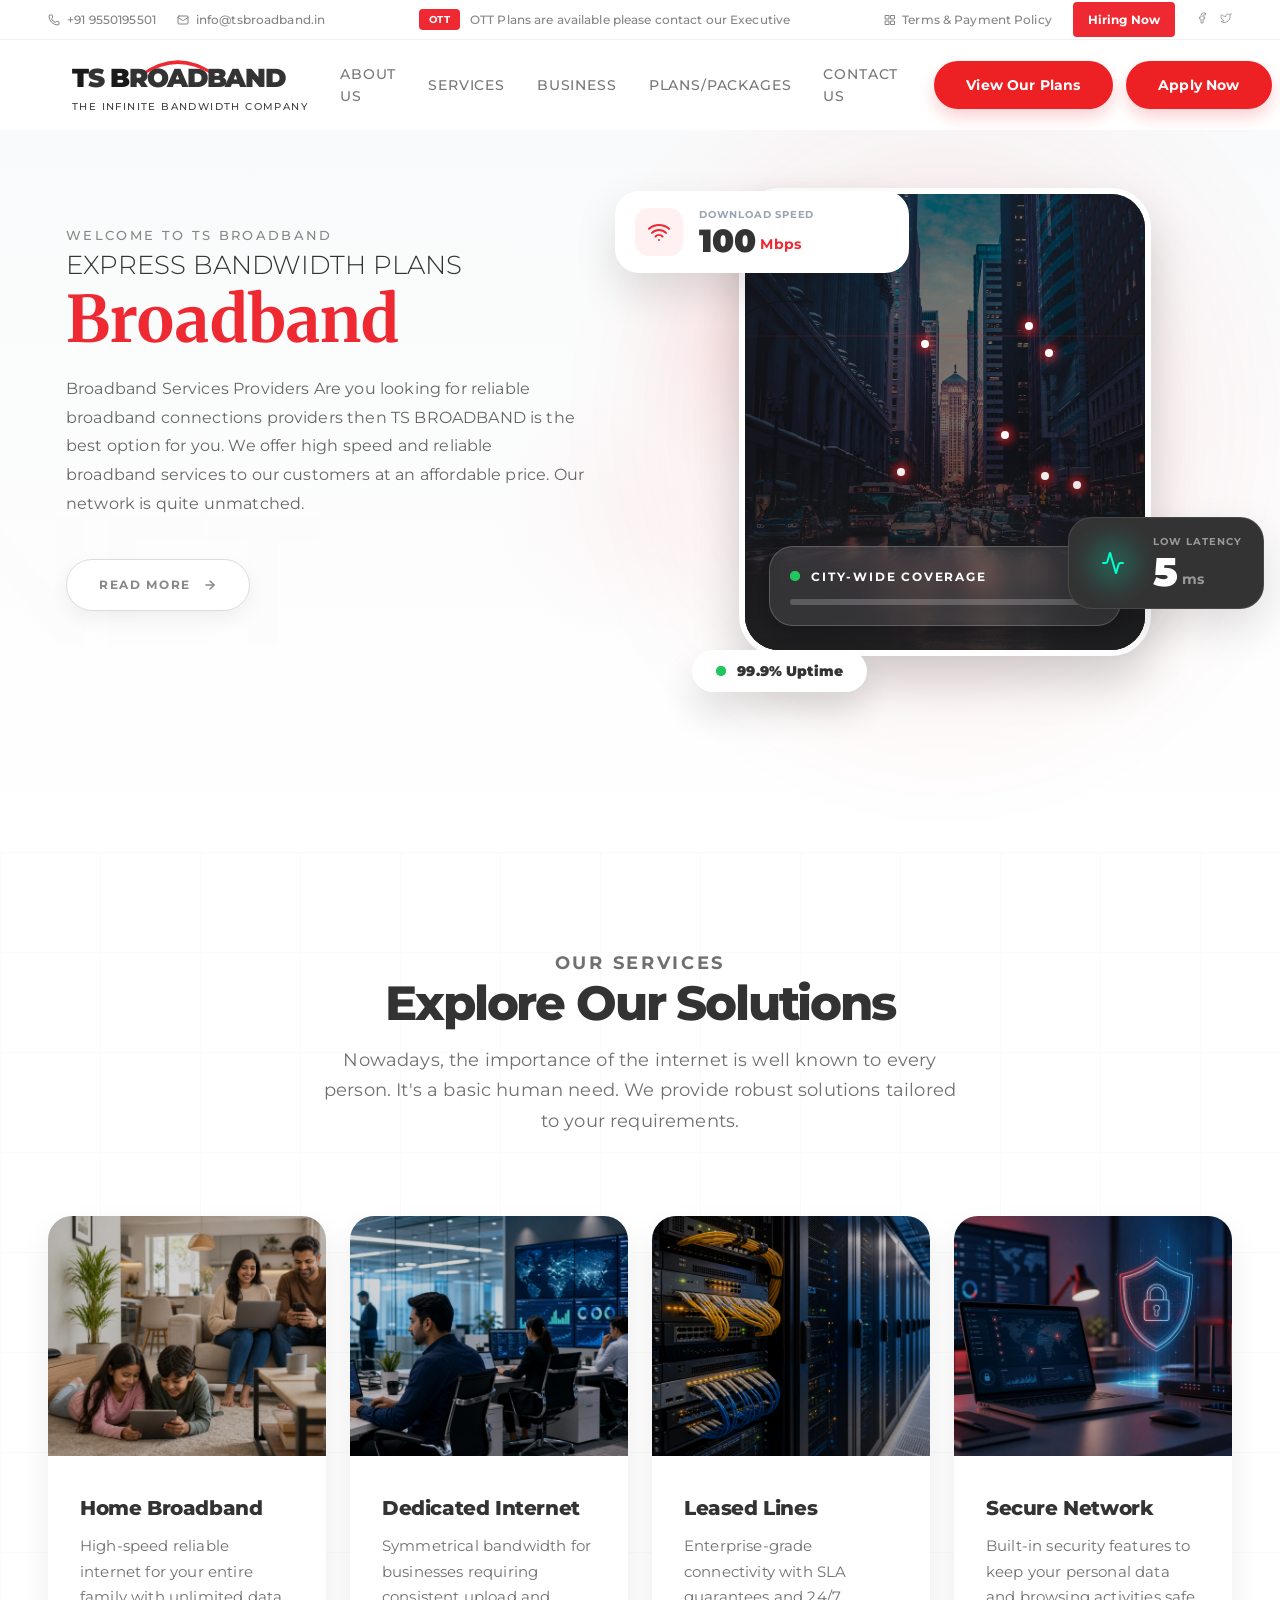
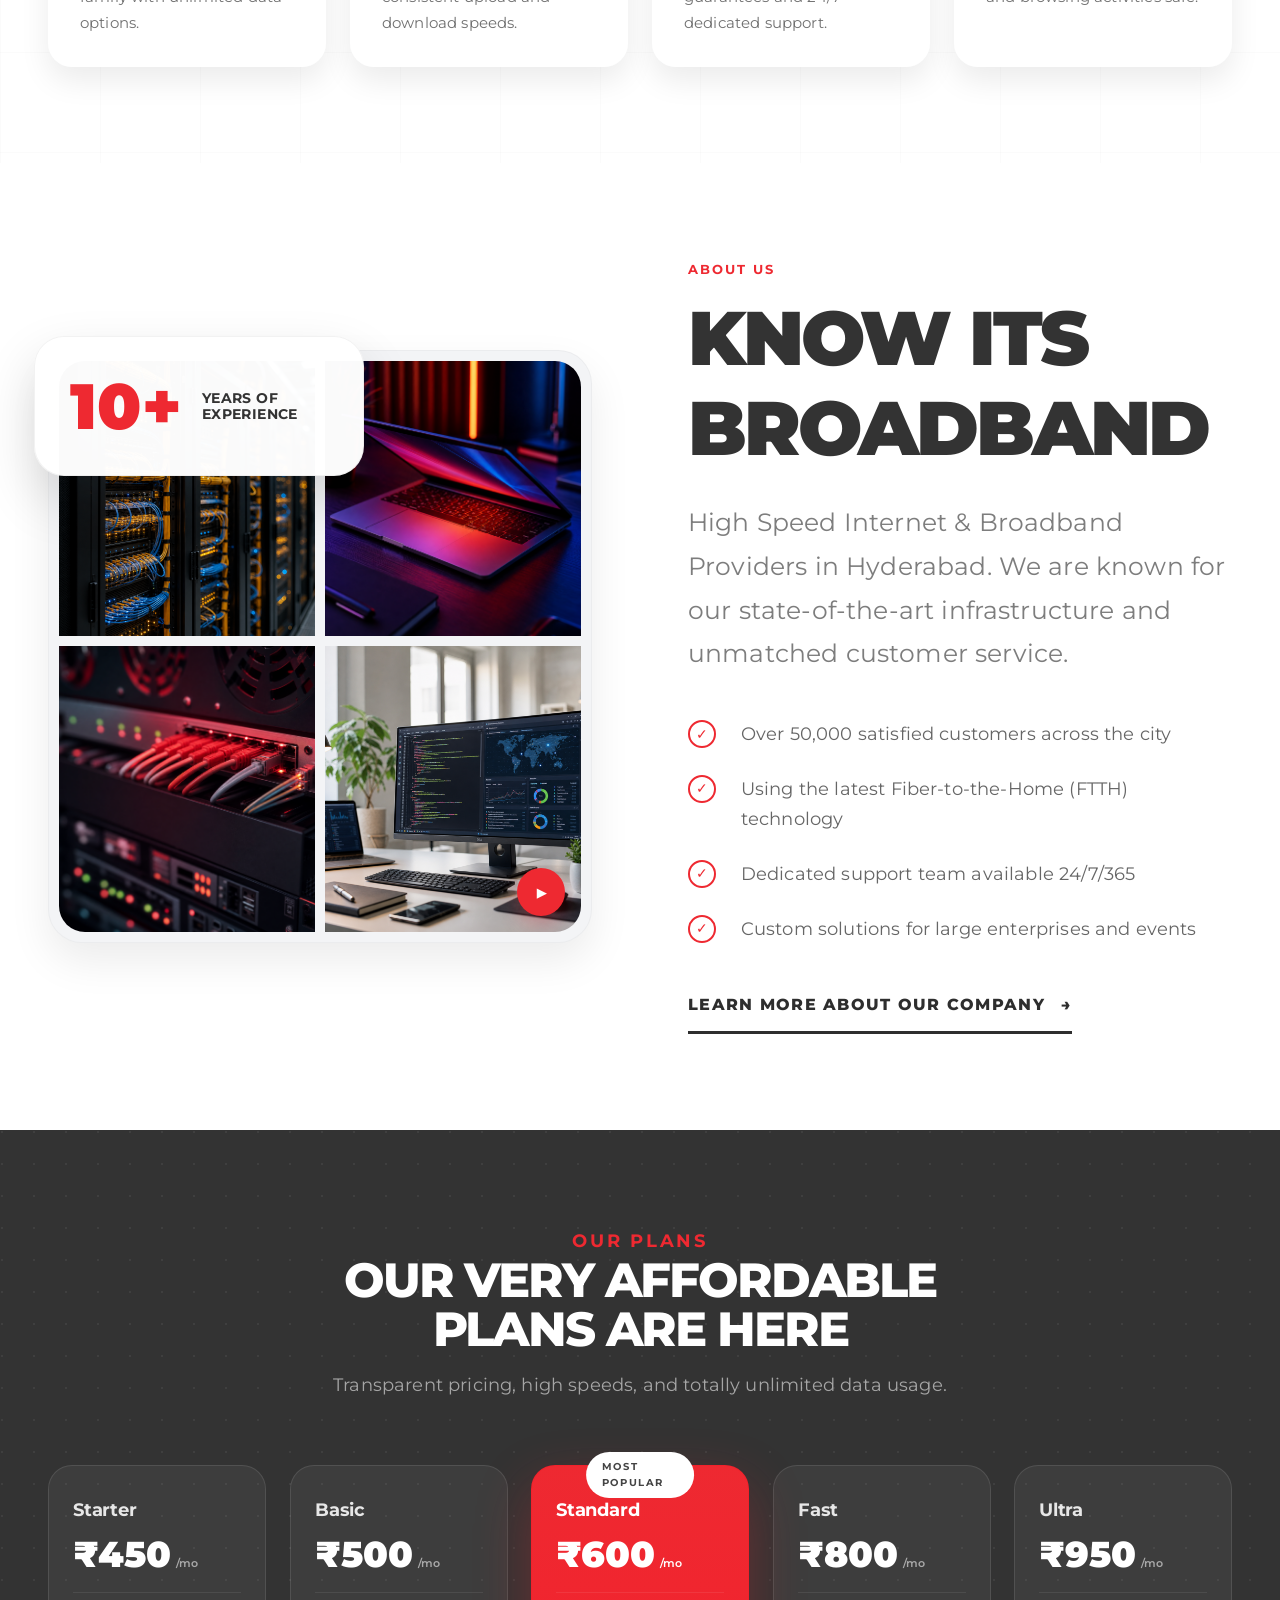
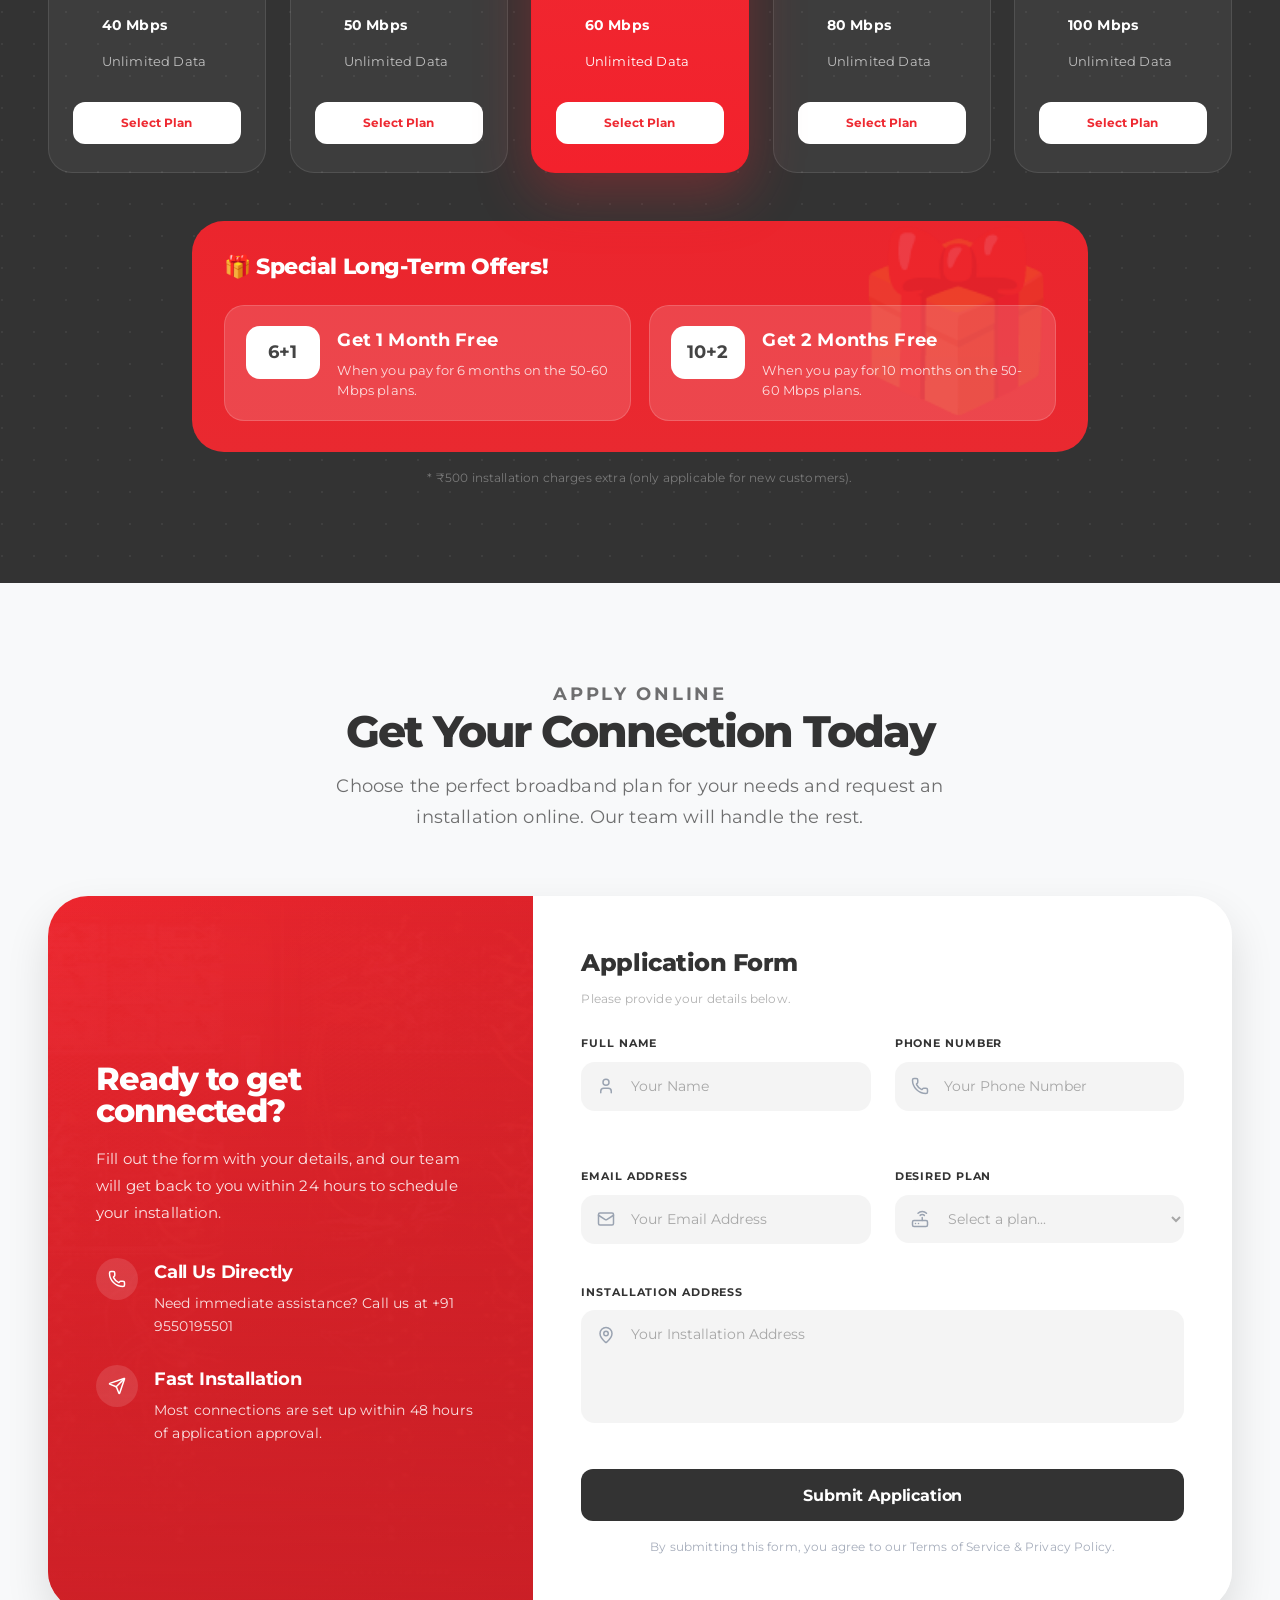
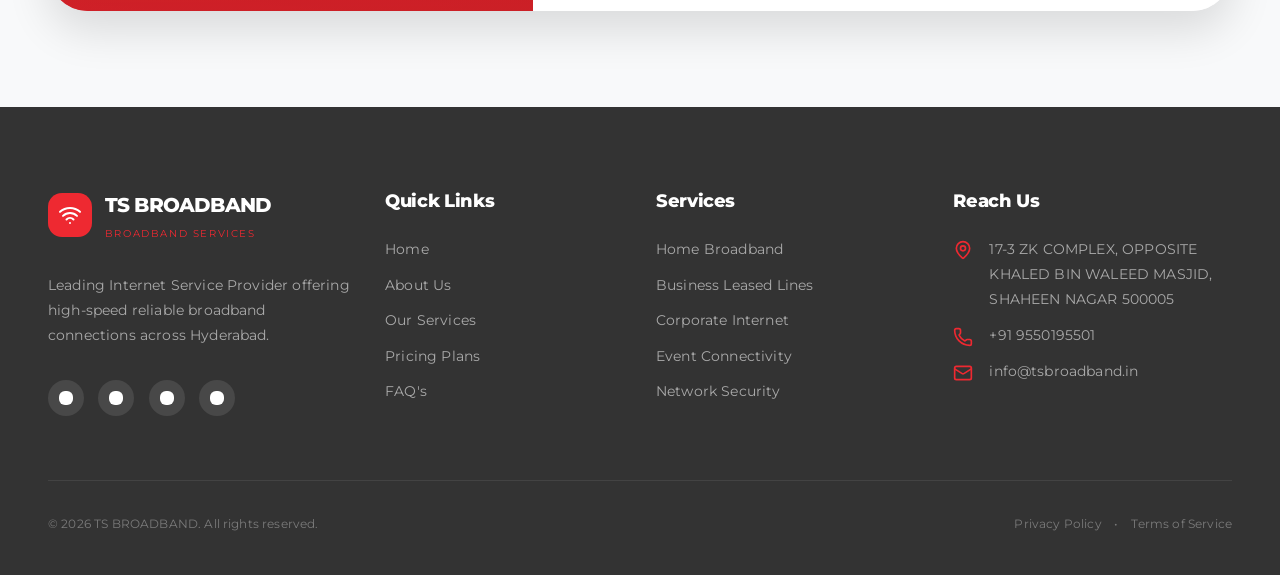
<file: index.html>
<!DOCTYPE html>
<html lang="en">
<head>
  <meta charset="UTF-8">
  <meta name="viewport" content="width=device-width, initial-scale=1.0">
  <title>TS Broadband | Internet Services</title>
  <meta name="description" content="TS Broadband Internet Services with affordable broadband plans, dedicated internet, leased lines, and online application support in Hyderabad.">
  <meta name="keywords" content="TS Broadband, Hyderabad broadband, fiber internet, internet plans, leased lines">
  <meta property="og:type" content="website">
  <meta property="og:title" content="TS Broadband | Internet Services">
  <meta property="og:description" content="Explore TS Broadband plans, services, and online application support.">
  <meta property="og:image" content="images/og-card.svg">
  <meta property="og:url" content="https://tsbroadband.in/">
  <meta name="twitter:card" content="summary_large_image">
  <meta name="twitter:title" content="TS Broadband | Internet Services">
  <meta name="twitter:description" content="Affordable plans, reliable internet, and broadband services from TS Broadband.">
  <meta name="twitter:image" content="images/og-card.svg">
  <link rel="icon" type="image/svg+xml" href="images/favicon.svg">
  <link rel="preconnect" href="https://fonts.googleapis.com">
  <link rel="preconnect" href="https://fonts.gstatic.com" crossorigin>
  <link href="https://fonts.googleapis.com/css2?family=Montserrat:wght@300;400;500;600;700;800;900&family=Merriweather:wght@400;700;900&display=swap" rel="stylesheet">
  <link rel="stylesheet" href="css/style.css">
  <script type="application/ld+json">
  {
    "@context": "https://schema.org",
    "@type": "LocalBusiness",
    "name": "TS Broadband",
    "url": "https://tsbroadband.in/",
    "telephone": "+91 9550195501",
    "email": "info@tsbroadband.in",
    "description": "High-speed internet and broadband services for home and business users in Hyderabad.",
    "address": {
      "@type": "PostalAddress",
      "streetAddress": "17-3 ZK Complex, Opposite Khaled Bin Waleed Masjid",
      "addressLocality": "Shaheen Nagar",
      "addressRegion": "Telangana",
      "postalCode": "500005",
      "addressCountry": "IN"
    }
  }
  </script>
</head>
<body>
  <a class="skip-link" href="#main-content">Skip to content</a>

  <header class="site-header" id="top">
    <div class="topbar">
      <div class="container topbar__inner">
        <div class="topbar__group">
          <a class="topbar__link" href="tel:+919550195501">
            <svg viewBox="0 0 24 24" aria-hidden="true"><path d="M13.832 16.568a1 1 0 0 0 1.213-.303l.355-.465A2 2 0 0 1 17 15h3a2 2 0 0 1 2 2v3a2 2 0 0 1-2 2A18 18 0 0 1 2 4a2 2 0 0 1 2-2h3a2 2 0 0 1 2 2v3a2 2 0 0 1-.8 1.6l-.468.351a1 1 0 0 0-.292 1.233 14 14 0 0 0 6.392 6.384"></path></svg>
            <span>+91 9550195501</span>
          </a>
          <a class="topbar__link" href="mailto:info@tsbroadband.in">
            <svg viewBox="0 0 24 24" aria-hidden="true"><path d="m22 7-8.991 5.727a2 2 0 0 1-2.009 0L2 7"></path><rect x="2" y="4" width="20" height="16" rx="2"></rect></svg>
            <span>info@tsbroadband.in</span>
          </a>
        </div>
        <p class="topbar__note"><span>OTT</span> OTT Plans are available please contact our Executive</p>
        <div class="topbar__group topbar__group--end">
          <a class="topbar__policy" href="terms-of-service.html">
            <svg viewBox="0 0 24 24" aria-hidden="true"><path d="M3 3h7v7H3zM14 3h7v7h-7zM14 14h7v7h-7zM3 14h7v7H3z"></path></svg>
            <span>Terms &amp; Payment Policy</span>
          </a>
          <a class="topbar__pill" href="#contact-form">Hiring Now</a>
          <div class="topbar__socials" aria-label="Social links">
            <a href="https://www.facebook.com/" aria-label="Facebook" target="_blank" rel="noopener noreferrer">
              <svg viewBox="0 0 24 24" aria-hidden="true"><path d="M18 2h-3a5 5 0 0 0-5 5v3H7v4h3v8h4v-8h3l1-4h-4V7a1 1 0 0 1 1-1h3z"></path></svg>
            </a>
            <a href="https://x.com/" aria-label="Twitter" target="_blank" rel="noopener noreferrer">
              <svg viewBox="0 0 24 24" aria-hidden="true"><path d="M22 4s-.7 2.1-2 3.4c1.6 10-9.4 17.3-18 11.6 2.2.1 4.4-.6 6-2C3 15.5.5 9.6 3 5c2.2 2.6 5.6 4.1 9 4-.9-4.2 4-6.6 7-3.8 1.1 0 3-1.2 3-1.2z"></path></svg>
            </a>
          </div>
        </div>
      </div>
    </div>

    <div class="nav-shell">
      <div class="container nav-shell__inner">
        <a class="brand" href="index.html" aria-label="TS Broadband home">
          <span class="brand__lockup">
            <span class="brand__logo-text">T<span>S</span> B<span>ROADBAND</span></span>
            <svg class="brand__arc" viewBox="0 0 100 20" fill="currentColor" aria-hidden="true">
              <path d="M10,20 Q50,-10 90,20 L85,20 Q50,-2 15,20 Z"></path>
            </svg>
          </span>
          <span class="brand__tagline">THE INFINITE BANDWIDTH COMPANY</span>
        </a>

        <button class="menu-toggle" type="button" aria-expanded="false" aria-controls="site-menu">
          <span></span>
          <span></span>
          <span></span>
          <span class="sr-only">Toggle navigation</span>
        </button>

        <div class="site-nav-wrap">
          <nav class="site-nav" id="site-menu" aria-label="Primary navigation">
            <a href="#about">ABOUT US</a>
            <a href="#services">SERVICES</a>
            <a href="business-leased-lines.html">BUSINESS</a>
            <a href="#plans">PLANS/PACKAGES</a>
            <a href="#contact">CONTACT US</a>
            <a class="button button--nav-mobile" href="#plans">View Our Plans</a>
            <a class="button button--nav-mobile" href="#apply-now">Apply Now</a>
          </nav>
          <div class="nav-actions">
            <a class="button button--nav" href="#plans">View Our Plans</a>
            <a class="button button--nav" href="#apply-now">Apply Now</a>
          </div>
        </div>
      </div>
    </div>
  </header>

  <main id="main-content">
    <section class="hero">
      <div class="hero__backdrop"></div>
      <div class="hero__marquee" aria-hidden="true">NET</div>
      <div class="container hero__grid">
        <div class="hero__content">
          <div class="hero__eyebrow-block hero-fade-up">
            <p class="hero__eyebrow">WELCOME TO TS BROADBAND</p>
            <p class="hero__subeyebrow">EXPRESS BANDWIDTH PLANS</p>
          </div>
          <h1>Broadband</h1>
          <p class="hero__copy">Broadband Services Providers Are you looking for reliable broadband connections providers then TS BROADBAND is the best option for you. We offer high speed and reliable broadband services to our customers at an affordable price. Our network is quite unmatched.</p>
          <a class="button button--hero-secondary" href="#about">
            <span>READ MORE</span>
            <span class="button--hero-secondary__icon" aria-hidden="true">
              <svg viewBox="0 0 24 24"><path d="M5 12h14"></path><path d="m12 5 7 7-7 7"></path></svg>
            </span>
          </a>
        </div>

        <div class="hero__visual">
          <div class="hero__glow"></div>
          <div class="hero__media-stage hero-fade-scale">
            <div class="hero-card">
              <div class="hero-card__image-shell">
                <img src="images/city broadband network.avif" alt="City broadband network">
              </div>
              <div class="hero-card__overlay"></div>
              <div class="hero-card__beams" aria-hidden="true">
                <span class="hero-card__beam hero-card__beam--1"></span>
                <span class="hero-card__beam hero-card__beam--2"></span>
                <span class="hero-card__beam hero-card__beam--3"></span>
                <span class="hero-card__beam hero-card__beam--4"></span>
                <span class="hero-card__beam hero-card__beam--5"></span>
                <span class="hero-card__beam hero-card__beam--6"></span>
                <span class="hero-card__node hero-card__node--1"></span>
                <span class="hero-card__node hero-card__node--2"></span>
                <span class="hero-card__node hero-card__node--3"></span>
                <span class="hero-card__node hero-card__node--4"></span>
                <span class="hero-card__node hero-card__node--5"></span>
                <span class="hero-card__node hero-card__node--6"></span>
                <span class="hero-card__node hero-card__node--7"></span>
                <span class="hero-card__node hero-card__node--8"></span>
              </div>
              <div class="hero-card__coverage">
                <div class="hero-card__coverage-row">
                  <span class="hero-card__dot"><span></span></span>
                  <strong>CITY-WIDE COVERAGE</strong>
                  <span class="hero-card__bolt" aria-hidden="true">
                    <svg viewBox="0 0 24 24"><path d="m13 2-7 11h5l-1 9 8-12h-5l0-8z"></path></svg>
                  </span>
                </div>
                <span class="hero-card__progress"><span></span></span>
              </div>
            </div>

            <div class="stat-chip stat-chip--speed">
              <span class="stat-chip__icon stat-chip__icon--wifi" aria-hidden="true">
                <svg viewBox="0 0 24 24"><path d="M12 20h.01"></path><path d="M2 8.82a15 15 0 0 1 20 0"></path><path d="M5 12.859a10 10 0 0 1 14 0"></path><path d="M8.5 16.429a5 5 0 0 1 7 0"></path></svg>
              </span>
              <span class="stat-chip__content">
                <span class="stat-chip__label">DOWNLOAD SPEED</span>
                <span class="stat-chip__value"><strong>100</strong><span class="stat-chip__unit">Mbps</span></span>
              </span>
            </div>

            <div class="stat-chip stat-chip--latency">
              <span class="stat-chip__icon stat-chip__icon--latency" aria-hidden="true">
                <span class="stat-chip__spinner">
                  <svg viewBox="0 0 24 24"><path d="M22 12h-2.48a2 2 0 0 0-1.93 1.46l-2.35 8.36a.25.25 0 0 1-.48 0L9.24 2.18a.25.25 0 0 0-.48 0l-2.35 8.36A2 2 0 0 1 4.49 12H2"></path></svg>
                </span>
              </span>
              <span class="stat-chip__content">
                <span class="stat-chip__label">LOW LATENCY</span>
                <span class="stat-chip__value"><strong>5</strong><span class="stat-chip__unit">ms</span></span>
              </span>
            </div>

            <div class="stat-chip stat-chip--uptime">
              <span class="hero-card__dot"><span></span></span>
              <strong>99.9% Uptime</strong>
            </div>
          </div>
        </div>
      </div>
    </section>

    <section class="services-section" id="services">
      <div class="services-section__grid" aria-hidden="true"></div>
      <div class="container">
        <div class="section-heading section-heading--services reveal">
          <p class="eyebrow">OUR SERVICES</p>
          <h2>Explore Our Solutions</h2>
          <p>Nowadays, the importance of the internet is well known to every person. It's a basic human need. We provide robust solutions tailored to your requirements.</p>
        </div>

        <div class="service-grid">
          <article class="service-card reveal">
            <div class="service-card__media">
              <img src="images/generated/service-home-broadband.png" onerror="this.onerror=null;this.src='./images/og-card.svg';" alt="Home Broadband">
            </div>
            <div class="service-card__body">
              <span class="service-card__accent" aria-hidden="true"></span>
              <h3>Home Broadband</h3>
              <p>High-speed reliable internet for your entire family with unlimited data options.</p>
            </div>
          </article>
          <article class="service-card reveal">
            <div class="service-card__media">
              <img src="images/generated/service-dedicated-internet.png" onerror="this.onerror=null;this.src='./images/og-card.svg';" alt="Dedicated Internet">
            </div>
            <div class="service-card__body">
              <span class="service-card__accent" aria-hidden="true"></span>
              <h3>Dedicated Internet</h3>
              <p>Symmetrical bandwidth for businesses requiring consistent upload and download speeds.</p>
            </div>
          </article>
          <article class="service-card reveal">
            <div class="service-card__media">
              <img src="images/generated/service-leased-lines.png" onerror="this.onerror=null;this.src='./images/og-card.svg';" alt="Leased Lines">
            </div>
            <div class="service-card__body">
              <span class="service-card__accent" aria-hidden="true"></span>
              <h3>Leased Lines</h3>
              <p>Enterprise-grade connectivity with SLA guarantees and 24/7 dedicated support.</p>
            </div>
          </article>
          <article class="service-card reveal">
            <div class="service-card__media">
              <img src="images/generated/service-secure-network.png" onerror="this.onerror=null;this.src='./images/og-card.svg';" alt="Secure Network">
            </div>
            <div class="service-card__body">
              <span class="service-card__accent" aria-hidden="true"></span>
              <h3>Secure Network</h3>
              <p>Built-in security features to keep your personal data and browsing activities safe.</p>
            </div>
          </article>
        </div>
      </div>
    </section>

    <section class="about-section" id="about">
      <div class="container about-grid">
        <div class="about-media reveal">
          <div class="about-badge">
            <strong>10+</strong>
            <span>YEARS OF EXPERIENCE</span>
          </div>
          <div class="about-collage">
            <div class="about-tile about-tile--dark"><img src="images/generated/about-server-room.png" alt="Server Room"></div>
            <div class="about-tile"><img src="images/generated/about-neon-laptop.png" alt="Technology hardware"></div>
            <div class="about-tile image "><img src="images/generated/about-fiber-switch.png" alt="Data center racks"></div>
            <div class="about-tile about-tile--play image">
              <img src="images/generated/about-workspace.png" alt="Customer using laptop">
              <span class="about-play" aria-hidden="true">▶</span>
            </div>
          </div>
        </div>

        <div class="about-copy reveal reveal-delay">
          <p class="eyebrow">ABOUT US</p>
          <h2>KNOW ITS BROADBAND</h2>
          <p class="about-copy__lead">High Speed Internet &amp; Broadband Providers in Hyderabad. We are known for our state-of-the-art infrastructure and unmatched customer service.</p>
          <ul class="check-list">
            <li>Over 50,000 satisfied customers across the city</li>
            <li>Using the latest Fiber-to-the-Home (FTTH) technology</li>
            <li>Dedicated support team available 24/7/365</li>
            <li>Custom solutions for large enterprises and events</li>
          </ul>
          <a class="text-link" href="#contact-form">LEARN MORE ABOUT OUR COMPANY <span aria-hidden="true">→</span></a>
        </div>
      </div>
    </section>

    <section class="pricing-section" id="plans">
      <div class="container">
        <div class="section-heading section-heading--pricing reveal">
          <p class="eyebrow">OUR PLANS</p>
          <h2>OUR VERY AFFORDABLE PLANS ARE HERE</h2>
          <p>Transparent pricing, high speeds, and totally unlimited data usage.</p>
        </div>

        <div class="plan-grid">
          <article class="plan-card reveal">
            <h3>Starter</h3>
            <p class="plan-card__price">₹450<span>/mo</span></p>
            <div class="plan-card__divider"></div>
            <ul>
              <li class="plan-card__feature plan-card__feature--speed"><strong>40 Mbps</strong></li>
              <li class="plan-card__feature plan-card__feature--check">Unlimited Data</li>
            </ul>
            <button class="button button--plan js-plan-select" data-plan="Starter - 40 Mbps (₹450/mo)" type="button">Select Plan</button>
          </article>

          <article class="plan-card reveal">
            <h3>Basic</h3>
            <p class="plan-card__price">₹500<span>/mo</span></p>
            <div class="plan-card__divider"></div>
            <ul>
              <li class="plan-card__feature plan-card__feature--speed"><strong>50 Mbps</strong></li>
              <li class="plan-card__feature plan-card__feature--check">Unlimited Data</li>
            </ul>
            <button class="button button--plan js-plan-select" data-plan="Basic - 50 Mbps (₹500/mo)" type="button">Select Plan</button>
          </article>

          <article class="plan-card plan-card--featured reveal">
            <span class="plan-card__tag">MOST POPULAR</span>
            <h3>Standard</h3>
            <p class="plan-card__price">₹600<span>/mo</span></p>
            <div class="plan-card__divider"></div>
            <ul>
              <li class="plan-card__feature plan-card__feature--speed"><strong>60 Mbps</strong></li>
              <li class="plan-card__feature plan-card__feature--check">Unlimited Data</li>
            </ul>
            <button class="button button--plan-featured js-plan-select" data-plan="Standard - 60 Mbps (₹600/mo)" type="button">Select Plan</button>
          </article>

          <article class="plan-card reveal">
            <h3>Fast</h3>
            <p class="plan-card__price">₹800<span>/mo</span></p>
            <div class="plan-card__divider"></div>
            <ul>
              <li class="plan-card__feature plan-card__feature--speed"><strong>80 Mbps</strong></li>
              <li class="plan-card__feature plan-card__feature--check">Unlimited Data</li>
            </ul>
            <button class="button button--plan js-plan-select" data-plan="Fast - 80 Mbps (₹800/mo)" type="button">Select Plan</button>
          </article>

          <article class="plan-card reveal">
            <h3>Ultra</h3>
            <p class="plan-card__price">₹950<span>/mo</span></p>
            <div class="plan-card__divider"></div>
            <ul>
              <li class="plan-card__feature plan-card__feature--speed"><strong>100 Mbps</strong></li>
              <li class="plan-card__feature plan-card__feature--check">Unlimited Data</li>
            </ul>
            <button class="button button--plan js-plan-select" data-plan="Ultra - 100 Mbps (₹950/mo)" type="button">Select Plan</button>
          </article>
        </div>

        <div class="offer-banner reveal">
          <h3>🎁 Special Long-Term Offers!</h3>
          <div class="offer-banner__grid">
            <article>
              <span class="offer-banner__count">6+1</span>
              <div>
                <strong>Get 1 Month Free</strong>
                <p>When you pay for 6 months on the 50-60 Mbps plans.</p>
              </div>
            </article>
            <article>
              <span class="offer-banner__count">10+2</span>
              <div>
                <strong>Get 2 Months Free</strong>
                <p>When you pay for 10 months on the 50-60 Mbps plans.</p>
              </div>
            </article>
          </div>
        </div>

        <p class="pricing-note">* ₹500 installation charges extra (only applicable for new customers).</p>
      </div>
    </section>

    <div id="apply-now" aria-hidden="true"></div>
    <section class="application-section" id="contact-form">
      <div class="container">
        <div class="section-heading section-heading--application reveal">
          <p class="eyebrow">APPLY ONLINE</p>
          <h2>Get Your Connection Today</h2>
          <p>Choose the perfect broadband plan for your needs and request an installation online. Our team will handle the rest.</p>
        </div>

        <div class="application-card reveal">
          <div class="application-card__left">
            <div class="application-card__texture" aria-hidden="true">
              <img src="images/network.avif" alt="">
            </div>
            <div class="application-card__shade" aria-hidden="true"></div>
            <div class="application-card__left-inner">
              <h3>Ready to get connected?</h3>
              <p>Fill out the form with your details, and our team will get back to you within 24 hours to schedule your installation.</p>
              <ul class="application-points">
                <li>
                  <span class="application-icon" aria-hidden="true">
                    <svg viewBox="0 0 24 24"><path d="M13.832 16.568a1 1 0 0 0 1.213-.303l.355-.465A2 2 0 0 1 17 15h3a2 2 0 0 1 2 2v3a2 2 0 0 1-2 2A18 18 0 0 1 2 4a2 2 0 0 1 2-2h3a2 2 0 0 1 2 2v3a2 2 0 0 1-.8 1.6l-.468.351a1 1 0 0 0-.292 1.233 14 14 0 0 0 6.392 6.384"></path></svg>
                  </span>
                  <div>
                    <strong>Call Us Directly</strong>
                    <p>Need immediate assistance? Call us at +91 9550195501</p>
                  </div>
                </li>
                <li>
                  <span class="application-icon" aria-hidden="true">
                    <svg viewBox="0 0 24 24"><path d="M14.536 21.686a.5.5 0 0 0 .937-.024l6.5-19a.496.496 0 0 0-.635-.635l-19 6.5a.5.5 0 0 0-.024.937l7.93 3.18a2 2 0 0 1 1.112 1.11z"></path><path d="m21.854 2.147-10.94 10.939"></path></svg>
                  </span>
                  <div>
                    <strong>Fast Installation</strong>
                    <p>Most connections are set up within 48 hours of application approval.</p>
                  </div>
                </li>
              </ul>
            </div>
          </div>

          <div class="application-card__right">
            <div class="form-panel__header">
              <h3>Application Form</h3>
              <p>Please provide your details below.</p>
            </div>

            <form id="lead-form" action="https://api.web3forms.com/submit" method="POST" novalidate autocomplete="off">
              <input type="hidden" name="access_key" value="fcca29ae-f8e8-4ff4-a7bb-8db4818ae638">
              <input type="hidden" name="redirect" value="https://tsbroadband.in/thankyou.html">
              <input type="hidden" name="subject" value="New TS Broadband Website Enquiry">
              <input type="checkbox" name="botcheck" class="hidden-field" tabindex="-1" autocomplete="off">

              <div class="form-grid">
              <label>
                <span>FULL NAME</span>
                  <input class="input-icon input-icon--user" type="text" name="name" id="name" placeholder="Your Name" required aria-describedby="name-error" autocomplete="off">
                  <small class="error-message" data-for="name" id="name-error"></small>
                </label>

                <label>
                  <span>PHONE NUMBER</span>
                  <input class="input-icon input-icon--phone" type="tel" name="phone" id="phone" placeholder="Your Phone Number" required inputmode="numeric" maxlength="10" aria-describedby="phone-error" autocomplete="off">
                  <small class="error-message" data-for="phone" id="phone-error"></small>
                </label>

                <label>
                  <span>EMAIL ADDRESS</span>
                  <input class="input-icon input-icon--mail" type="email" name="email" id="email" placeholder="Your Email Address" required aria-describedby="email-error" autocomplete="off">
                  <small class="error-message" data-for="email" id="email-error"></small>
                </label>

                <label>
                  <span>DESIRED PLAN</span>
                  <select class="input-icon input-icon--router" name="plan" id="plan" required aria-describedby="plan-error" autocomplete="off">
                    <option value="">Select a plan...</option>
                    <option>Starter - 40 Mbps (₹450/mo)</option>
                    <option>Basic - 50 Mbps (₹500/mo)</option>
                    <option>Standard - 60 Mbps (₹600/mo)</option>
                    <option>Fast - 80 Mbps (₹800/mo)</option>
                    <option>Ultra - 100 Mbps (₹950/mo)</option>
                    <option>Custom / Leased Line</option>
                  </select>
                  <small class="error-message" data-for="plan" id="plan-error"></small>
                </label>
              </div>

              <label>
                <span>INSTALLATION ADDRESS</span>
                <textarea class="input-icon input-icon--map" name="address" id="address" rows="4" placeholder="Your Installation Address" required aria-describedby="address-error" autocomplete="off"></textarea>
                <small class="error-message" data-for="address" id="address-error"></small>
              </label>

              <button class="button button--submit" type="submit">Submit Application</button>
              <p class="form-note">By submitting this form, you agree to our Terms of Service &amp; Privacy Policy.</p>
              <p class="form-status" id="form-status" role="status" aria-live="polite"></p>
            </form>
          </div>
        </div>
      </div>
    </section>
  </main>

  <footer class="site-footer" id="contact">
    <div class="container footer-grid">
      <div class="footer-brand">
        <a class="footer-brand__identity" href="#top">
          <span class="footer-brand__icon" aria-hidden="true">
            <svg viewBox="0 0 24 24"><path d="M12 20h.01"></path><path d="M2 8.82a15 15 0 0 1 20 0"></path><path d="M5 12.859a10 10 0 0 1 14 0"></path><path d="M8.5 16.429a5 5 0 0 1 7 0"></path></svg>
          </span>
          <span>
            <span class="footer-brand__title">TS BROADBAND</span>
            <span class="footer-brand__subtitle">BROADBAND SERVICES</span>
          </span>
        </a>
        <p>Leading Internet Service Provider offering high-speed reliable broadband connections across Hyderabad.</p>
        <div class="footer-socials" aria-label="Social links">
          <a href="https://www.facebook.com/" aria-label="Facebook" target="_blank" rel="noopener noreferrer"><span></span></a>
          <a href="https://x.com/" aria-label="Twitter" target="_blank" rel="noopener noreferrer"><span></span></a>
          <a href="https://www.instagram.com/" aria-label="Instagram" target="_blank" rel="noopener noreferrer"><span></span></a>
          <a href="https://www.linkedin.com/" aria-label="LinkedIn" target="_blank" rel="noopener noreferrer"><span></span></a>
        </div>
      </div>

      <div>
        <h3>Quick Links</h3>
        <ul>
          <li><a href="#">Home</a></li>
          <li><a href="#about">About Us</a></li>
          <li><a href="#services">Our Services</a></li>
          <li><a href="#plans">Pricing Plans</a></li>
          <li><a href="faq.html">FAQ's</a></li>
        </ul>
      </div>

      <div>
        <h3>Services</h3>
        <ul>
          <li><a href="home-broadband.html">Home Broadband</a></li>
          <li><a href="business-leased-lines.html">Business Leased Lines</a></li>
          <li><a href="corporate-internet.html">Corporate Internet</a></li>
          <li><a href="event-connectivity.html">Event Connectivity</a></li>
          <li><a href="network-security.html">Network Security</a></li>
        </ul>
      </div>

      <div>
        <h3>Reach Us</h3>
        <ul class="footer-contact">
          <li>
            <svg viewBox="0 0 24 24" aria-hidden="true"><path d="M20 10c0 4.993-5.539 10.193-7.399 11.799a1 1 0 0 1-1.202 0C9.539 20.193 4 14.993 4 10a8 8 0 0 1 16 0"></path><circle cx="12" cy="10" r="3"></circle></svg>
            <span>17-3 ZK COMPLEX, OPPOSITE KHALED BIN WALEED MASJID, SHAHEEN NAGAR 500005</span>
          </li>
          <li>
            <svg viewBox="0 0 24 24" aria-hidden="true"><path d="M13.832 16.568a1 1 0 0 0 1.213-.303l.355-.465A2 2 0 0 1 17 15h3a2 2 0 0 1 2 2v3a2 2 0 0 1-2 2A18 18 0 0 1 2 4a2 2 0 0 1 2-2h3a2 2 0 0 1 2 2v3a2 2 0 0 1-.8 1.6l-.468.351a1 1 0 0 0-.292 1.233 14 14 0 0 0 6.392 6.384"></path></svg>
            <a href="tel:+919550195501">+91 9550195501</a>
          </li>
          <li>
            <svg viewBox="0 0 24 24" aria-hidden="true"><path d="m22 7-8.991 5.727a2 2 0 0 1-2.009 0L2 7"></path><rect x="2" y="4" width="20" height="16" rx="2"></rect></svg>
            <a href="mailto:info@tsbroadband.in">info@tsbroadband.in</a>
          </li>
        </ul>
      </div>
    </div>

    <div class="container footer-bottom">
      <p>&copy; <span id="year"></span> TS BROADBAND. All rights reserved.</p>
      <div>
        <a href="privacy-policy.html">Privacy Policy</a>
        <span>•</span>
        <a href="terms-of-service.html">Terms of Service</a>
      </div>
    </div>
  </footer>

  <script src="js/script.js"></script>
</body>
</html>
</file>
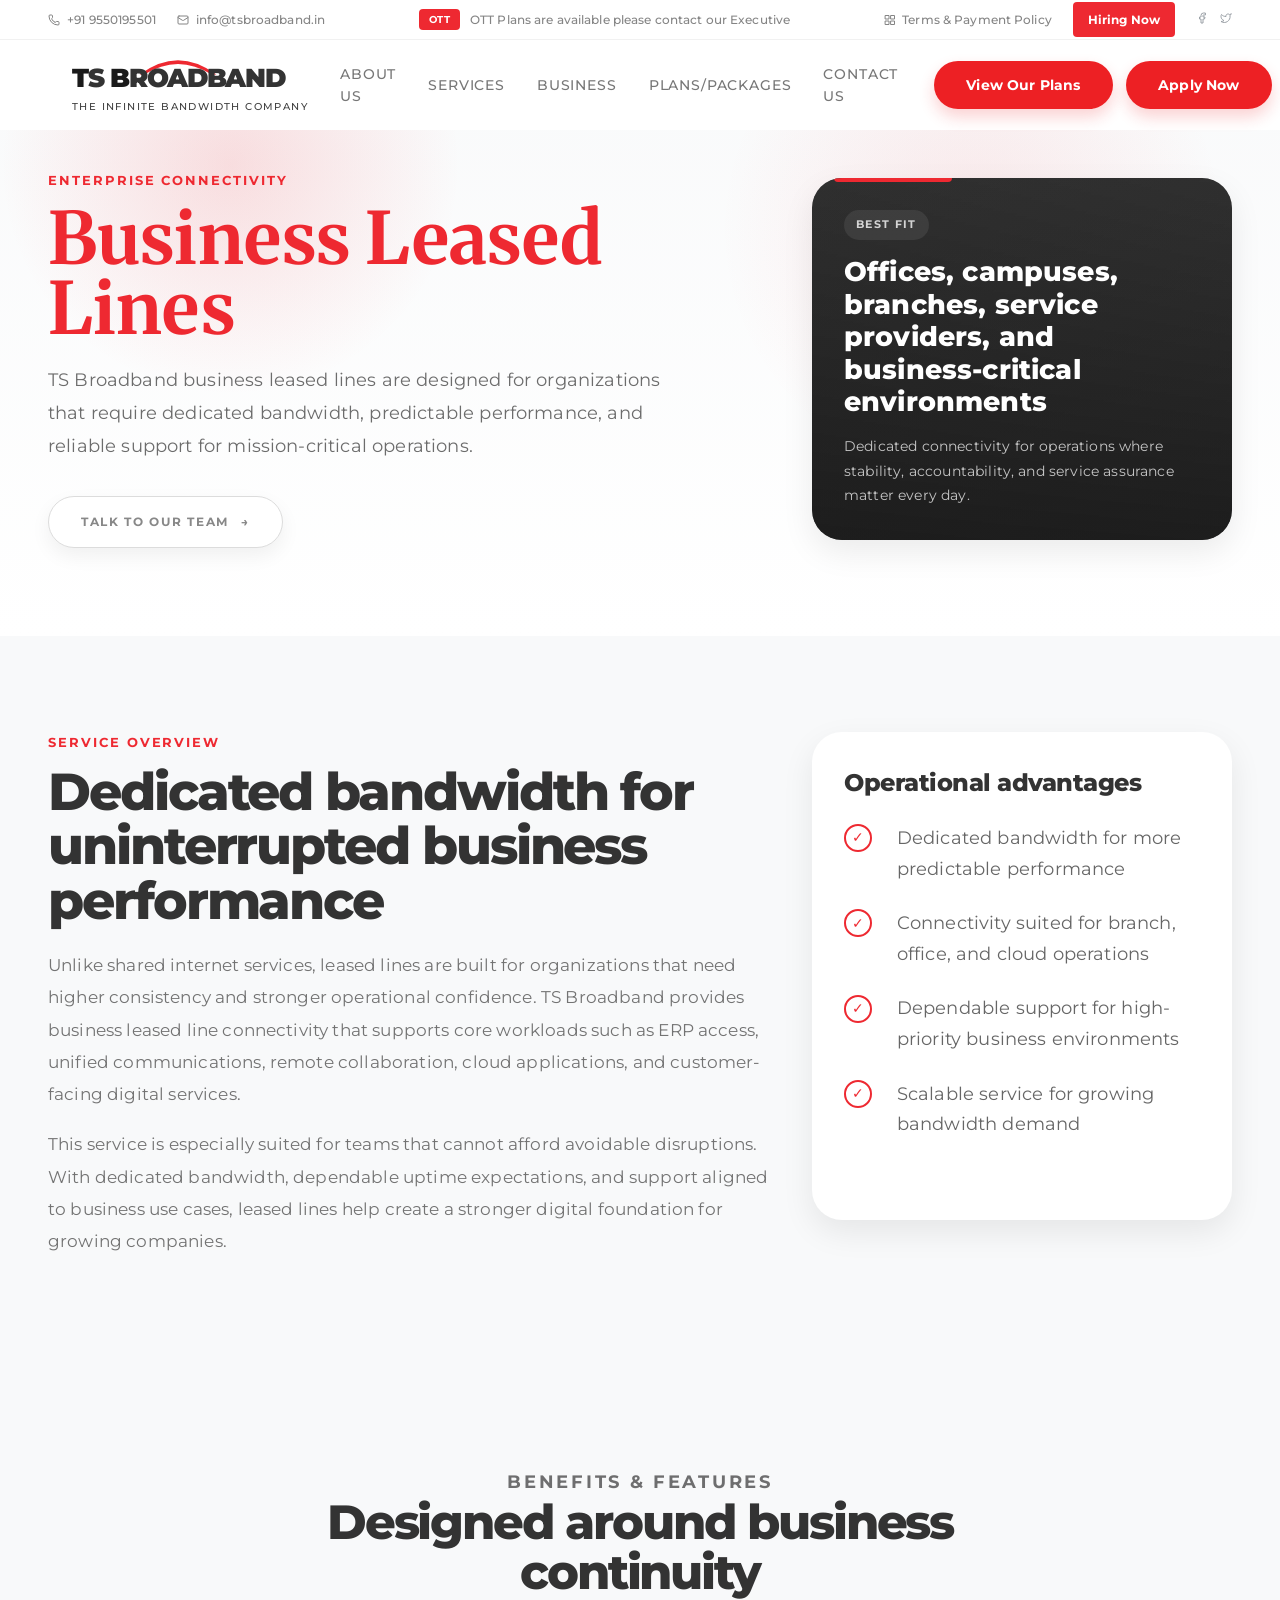
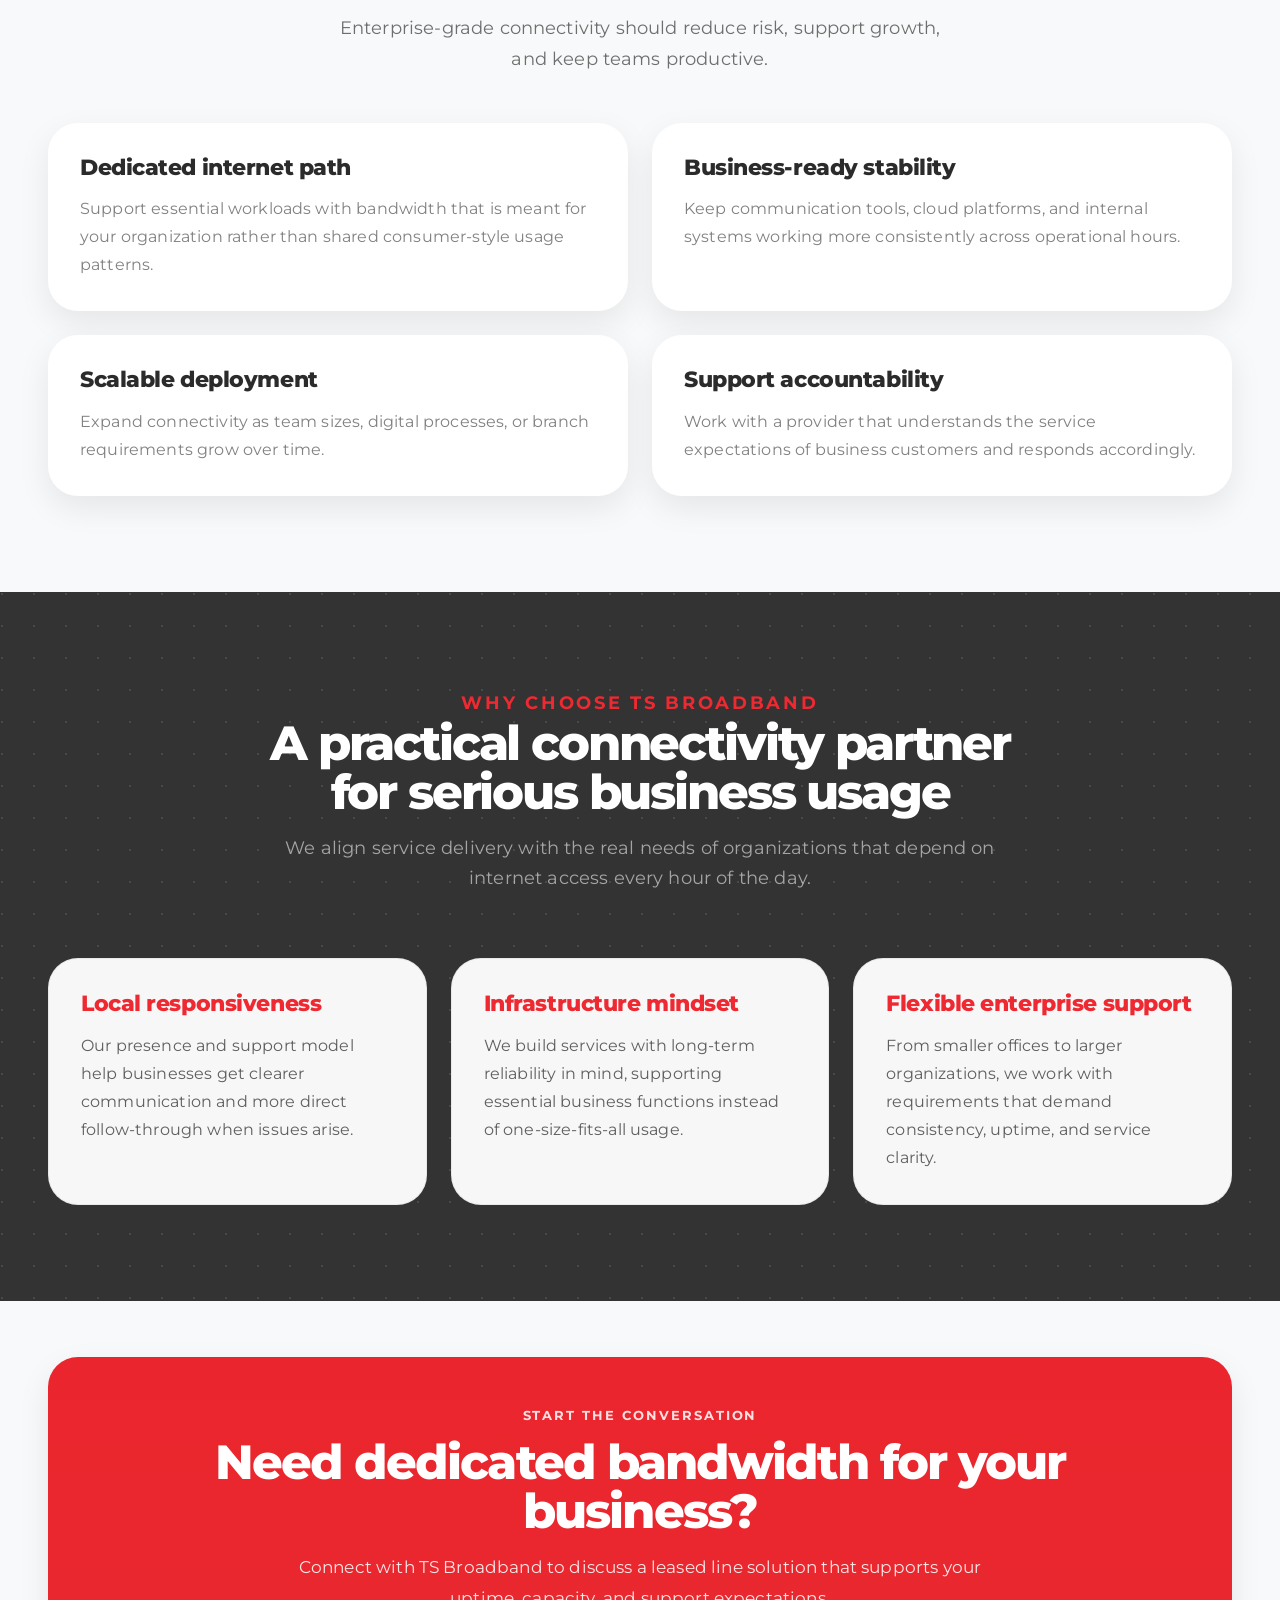
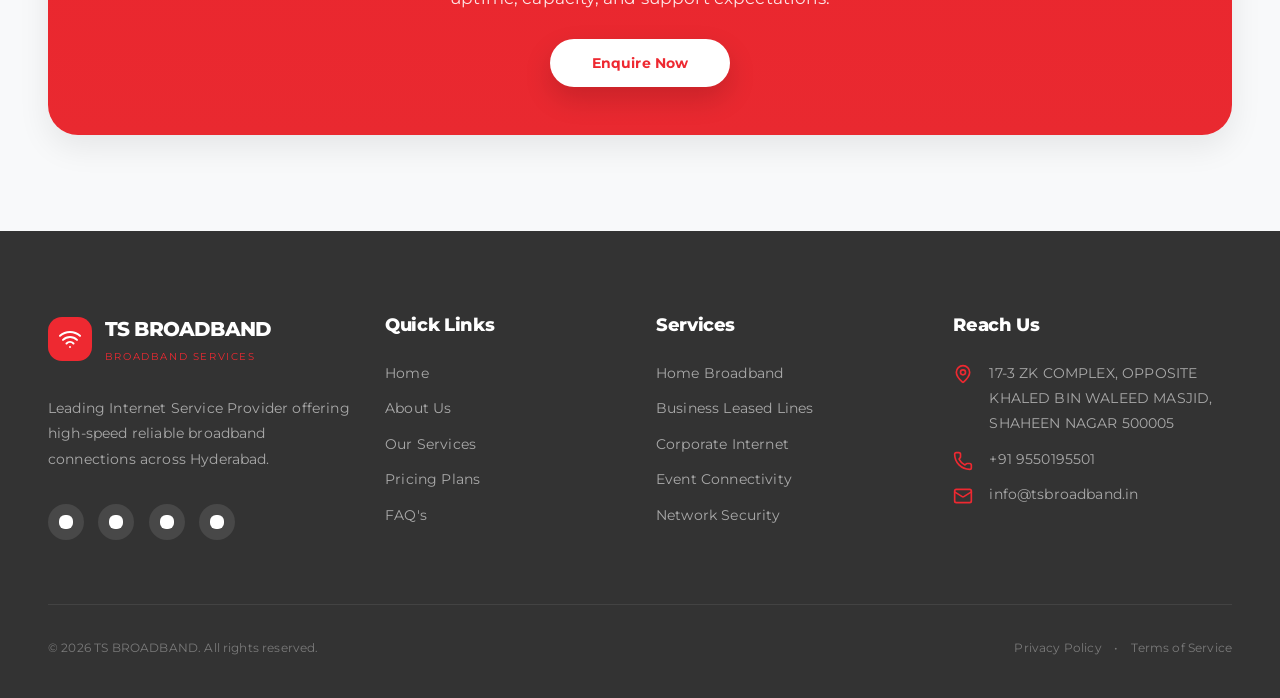
<file: business-leased-lines.html>
<!DOCTYPE html>
<html lang="en">
<head>
  <meta charset="UTF-8">
  <meta name="viewport" content="width=device-width, initial-scale=1.0">
  <title>Business Leased Lines | TS Broadband</title>
  <meta name="description" content="TS Broadband business leased line services provide dedicated bandwidth, SLA-backed connectivity, and dependable support for growing organizations.">
  <meta name="keywords" content="business leased lines Hyderabad, dedicated internet TS Broadband, enterprise connectivity">
  <meta property="og:type" content="website">
  <meta property="og:title" content="Business Leased Lines | TS Broadband">
  <meta property="og:description" content="Dedicated leased line connectivity for businesses that require uptime, stability, and accountable support.">
  <meta property="og:image" content="images/og-card.svg">
  <meta property="og:url" content="https://tsbroadband.in/business-leased-lines.html">
  <meta name="twitter:card" content="summary_large_image">
  <meta name="twitter:title" content="Business Leased Lines | TS Broadband">
  <meta name="twitter:description" content="SLA-focused leased line connectivity for enterprises, offices, and high-dependency business operations.">
  <meta name="twitter:image" content="images/og-card.svg">
  <link rel="icon" type="image/svg+xml" href="images/favicon.svg">
  <link rel="preconnect" href="https://fonts.googleapis.com">
  <link rel="preconnect" href="https://fonts.gstatic.com" crossorigin>
  <link href="https://fonts.googleapis.com/css2?family=Montserrat:wght@300;400;500;600;700;800;900&family=Merriweather:wght@400;700;900&display=swap" rel="stylesheet">
  <link rel="stylesheet" href="css/style.css">
</head>
<body>
  <a class="skip-link" href="#main-content">Skip to content</a>
  <header class="site-header" id="top">
    <div class="topbar">
      <div class="container topbar__inner">
        <div class="topbar__group">
          <a class="topbar__link" href="tel:+919550195501">
            <svg viewBox="0 0 24 24" aria-hidden="true"><path d="M13.832 16.568a1 1 0 0 0 1.213-.303l.355-.465A2 2 0 0 1 17 15h3a2 2 0 0 1 2 2v3a2 2 0 0 1-2 2A18 18 0 0 1 2 4a2 2 0 0 1 2-2h3a2 2 0 0 1 2 2v3a2 2 0 0 1-.8 1.6l-.468.351a1 1 0 0 0-.292 1.233 14 14 0 0 0 6.392 6.384"></path></svg>
            <span>+91 9550195501</span>
          </a>
          <a class="topbar__link" href="mailto:info@tsbroadband.in">
            <svg viewBox="0 0 24 24" aria-hidden="true"><path d="m22 7-8.991 5.727a2 2 0 0 1-2.009 0L2 7"></path><rect x="2" y="4" width="20" height="16" rx="2"></rect></svg>
            <span>info@tsbroadband.in</span>
          </a>
        </div>
        <p class="topbar__note"><span>OTT</span> OTT Plans are available please contact our Executive</p>
        <div class="topbar__group topbar__group--end">
          <a class="topbar__policy" href="terms-of-service.html">
            <svg viewBox="0 0 24 24" aria-hidden="true"><path d="M3 3h7v7H3zM14 3h7v7h-7zM14 14h7v7h-7zM3 14h7v7H3z"></path></svg>
            <span>Terms &amp; Payment Policy</span>
          </a>
          <a class="topbar__pill" href="index.html#apply-now">Hiring Now</a>
          <div class="topbar__socials" aria-label="Social links">
            <a href="https://www.facebook.com/" aria-label="Facebook" target="_blank" rel="noopener noreferrer"><svg viewBox="0 0 24 24" aria-hidden="true"><path d="M18 2h-3a5 5 0 0 0-5 5v3H7v4h3v8h4v-8h3l1-4h-4V7a1 1 0 0 1 1-1h3z"></path></svg></a>
            <a href="https://x.com/" aria-label="Twitter" target="_blank" rel="noopener noreferrer"><svg viewBox="0 0 24 24" aria-hidden="true"><path d="M22 4s-.7 2.1-2 3.4c1.6 10-9.4 17.3-18 11.6 2.2.1 4.4-.6 6-2C3 15.5.5 9.6 3 5c2.2 2.6 5.6 4.1 9 4-.9-4.2 4-6.6 7-3.8 1.1 0 3-1.2 3-1.2z"></path></svg></a>
          </div>
        </div>
      </div>
    </div>
    <div class="nav-shell">
      <div class="container nav-shell__inner">
        <a class="brand" href="index.html" aria-label="TS Broadband home">
          <span class="brand__lockup">
            <span class="brand__logo-text">T<span>S</span> B<span>ROADBAND</span></span>
            <svg class="brand__arc" viewBox="0 0 100 20" fill="currentColor" aria-hidden="true"><path d="M10,20 Q50,-10 90,20 L85,20 Q50,-2 15,20 Z"></path></svg>
          </span>
          <span class="brand__tagline">THE INFINITE BANDWIDTH COMPANY</span>
        </a>
        <button class="menu-toggle" type="button" aria-expanded="false" aria-controls="site-menu">
          <span></span><span></span><span></span><span class="sr-only">Toggle navigation</span>
        </button>
        <div class="site-nav-wrap">
          <nav class="site-nav" id="site-menu" aria-label="Primary navigation">
            <a href="index.html#about">ABOUT US</a>
            <a href="index.html#services">SERVICES</a>
            <a href="index.html#business">BUSINESS</a>
            <a href="index.html#plans">PLANS/PACKAGES</a>
            <a href="index.html#contact">CONTACT US</a>
            <a class="button button--nav-mobile" href="index.html#plans">View Our Plans</a>
            <a class="button button--nav-mobile" href="index.html#apply-now">Apply Now</a>
          </nav>
          <div class="nav-actions">
            <a class="button button--nav" href="index.html#plans">View Our Plans</a>
            <a class="button button--nav" href="index.html#apply-now">Apply Now</a>
          </div>
        </div>
      </div>
    </div>
  </header>
  <main id="main-content">
    <section class="inner-hero">
      <div class="inner-hero__backdrop"></div>
      <div class="container inner-hero__grid">
        <div class="inner-hero__content reveal">
          <p class="eyebrow">Enterprise Connectivity</p>
          <h1>Business Leased Lines</h1>
          <p>TS Broadband business leased lines are designed for organizations that require dedicated bandwidth, predictable performance, and reliable support for mission-critical operations.</p>
          <a class="button button--hero-secondary" href="index.html#apply-now">Talk to Our Team <span aria-hidden="true">→</span></a>
        </div>
        <aside class="detail-highlight detail-highlight--leased reveal reveal-delay">
          <div class="detail-highlight__carousel" aria-hidden="true">
            <span class="detail-highlight__slide"></span>
            <span class="detail-highlight__slide"></span>
            <span class="detail-highlight__slide"></span>
          </div>
          <span class="detail-highlight__label">Best Fit</span>
          <strong>Offices, campuses, branches, service providers, and business-critical environments</strong>
          <p>Dedicated connectivity for operations where stability, accountability, and service assurance matter every day.</p>
        </aside>
      </div>
    </section>

    <section class="detail-section detail-section--intro">
      <div class="container detail-layout">
        <article class="detail-article reveal">
          <p class="eyebrow">Service Overview</p>
          <h2>Dedicated bandwidth for uninterrupted business performance</h2>
          <p>Unlike shared internet services, leased lines are built for organizations that need higher consistency and stronger operational confidence. TS Broadband provides business leased line connectivity that supports core workloads such as ERP access, unified communications, remote collaboration, cloud applications, and customer-facing digital services.</p>
          <p>This service is especially suited for teams that cannot afford avoidable disruptions. With dedicated bandwidth, dependable uptime expectations, and support aligned to business use cases, leased lines help create a stronger digital foundation for growing companies.</p>
        </article>
        <div class="detail-sidecard reveal reveal-delay">
          <h3>Operational advantages</h3>
          <ul class="check-list">
            <li>Dedicated bandwidth for more predictable performance</li>
            <li>Connectivity suited for branch, office, and cloud operations</li>
            <li>Dependable support for high-priority business environments</li>
            <li>Scalable service for growing bandwidth demand</li>
          </ul>
        </div>
      </div>
    </section>

    <section class="detail-section detail-section--light">
      <div class="container">
        <div class="section-heading reveal">
          <p class="eyebrow">Benefits &amp; Features</p>
          <h2>Designed around business continuity</h2>
          <p>Enterprise-grade connectivity should reduce risk, support growth, and keep teams productive.</p>
        </div>
        <div class="feature-grid">
          <article class="detail-card reveal">
            <h3>Dedicated internet path</h3>
            <p>Support essential workloads with bandwidth that is meant for your organization rather than shared consumer-style usage patterns.</p>
          </article>
          <article class="detail-card reveal">
            <h3>Business-ready stability</h3>
            <p>Keep communication tools, cloud platforms, and internal systems working more consistently across operational hours.</p>
          </article>
          <article class="detail-card reveal">
            <h3>Scalable deployment</h3>
            <p>Expand connectivity as team sizes, digital processes, or branch requirements grow over time.</p>
          </article>
          <article class="detail-card reveal">
            <h3>Support accountability</h3>
            <p>Work with a provider that understands the service expectations of business customers and responds accordingly.</p>
          </article>
        </div>
      </div>
    </section>

    <section class="detail-section detail-section--dark detail-section--dark-leased">
      <div class="detail-section__carousel" aria-hidden="true">
        <span class="detail-section__slide"></span>
        <span class="detail-section__slide"></span>
        <span class="detail-section__slide"></span>
      </div>
      <div class="container">
        <div class="section-heading section-heading--pricing reveal">
          <p class="eyebrow">Why Choose TS Broadband</p>
          <h2>A practical connectivity partner for serious business usage</h2>
          <p>We align service delivery with the real needs of organizations that depend on internet access every hour of the day.</p>
        </div>
        <div class="reason-grid">
          <article class="reason-card reveal">
            <h3>Local responsiveness</h3>
            <p>Our presence and support model help businesses get clearer communication and more direct follow-through when issues arise.</p>
          </article>
          <article class="reason-card reveal">
            <h3>Infrastructure mindset</h3>
            <p>We build services with long-term reliability in mind, supporting essential business functions instead of one-size-fits-all usage.</p>
          </article>
          <article class="reason-card reveal">
            <h3>Flexible enterprise support</h3>
            <p>From smaller offices to larger organizations, we work with requirements that demand consistency, uptime, and service clarity.</p>
          </article>
        </div>
      </div>
    </section>

    <section class="detail-cta">
      <div class="container">
        <div class="detail-cta__panel reveal">
          <p class="eyebrow">Start the Conversation</p>
          <h2>Need dedicated bandwidth for your business?</h2>
          <p>Connect with TS Broadband to discuss a leased line solution that supports your uptime, capacity, and support expectations.</p>
          <a class="button button--primary" href="index.html#apply-now">Enquire Now</a>
        </div>
      </div>
    </section>
  </main>
  <footer class="site-footer" id="contact">
    <div class="container footer-grid">
      <div class="footer-brand">
        <a class="footer-brand__identity" href="index.html#top">
          <span class="footer-brand__icon" aria-hidden="true"><svg viewBox="0 0 24 24"><path d="M12 20h.01"></path><path d="M2 8.82a15 15 0 0 1 20 0"></path><path d="M5 12.859a10 10 0 0 1 14 0"></path><path d="M8.5 16.429a5 5 0 0 1 7 0"></path></svg></span>
          <span><span class="footer-brand__title">TS BROADBAND</span><span class="footer-brand__subtitle">BROADBAND SERVICES</span></span>
        </a>
        <p>Leading Internet Service Provider offering high-speed reliable broadband connections across Hyderabad.</p>
        <div class="footer-socials" aria-label="Social links">
          <a href="https://www.facebook.com/" aria-label="Facebook" target="_blank" rel="noopener noreferrer"><span></span></a>
          <a href="https://x.com/" aria-label="Twitter" target="_blank" rel="noopener noreferrer"><span></span></a>
          <a href="https://www.instagram.com/" aria-label="Instagram" target="_blank" rel="noopener noreferrer"><span></span></a>
          <a href="https://www.linkedin.com/" aria-label="LinkedIn" target="_blank" rel="noopener noreferrer"><span></span></a>
        </div>
      </div>
      <div>
        <h3>Quick Links</h3>
        <ul>
          <li><a href="index.html">Home</a></li>
          <li><a href="index.html#about">About Us</a></li>
          <li><a href="index.html#services">Our Services</a></li>
          <li><a href="index.html#plans">Pricing Plans</a></li>
          <li><a href="index.html#contact-form">FAQ's</a></li>
        </ul>
      </div>
      <div>
        <h3>Services</h3>
        <ul>
          <li><a href="home-broadband.html">Home Broadband</a></li>
          <li><a href="business-leased-lines.html">Business Leased Lines</a></li>
          <li><a href="corporate-internet.html">Corporate Internet</a></li>
          <li><a href="event-connectivity.html">Event Connectivity</a></li>
          <li><a href="network-security.html">Network Security</a></li>
        </ul>
      </div>
      <div>
        <h3>Reach Us</h3>
        <ul class="footer-contact">
          <li><svg viewBox="0 0 24 24" aria-hidden="true"><path d="M20 10c0 4.993-5.539 10.193-7.399 11.799a1 1 0 0 1-1.202 0C9.539 20.193 4 14.993 4 10a8 8 0 0 1 16 0"></path><circle cx="12" cy="10" r="3"></circle></svg><span>17-3 ZK COMPLEX, OPPOSITE KHALED BIN WALEED MASJID, SHAHEEN NAGAR 500005</span></li>
          <li><svg viewBox="0 0 24 24" aria-hidden="true"><path d="M13.832 16.568a1 1 0 0 0 1.213-.303l.355-.465A2 2 0 0 1 17 15h3a2 2 0 0 1 2 2v3a2 2 0 0 1-2 2A18 18 0 0 1 2 4a2 2 0 0 1 2-2h3a2 2 0 0 1 2 2v3a2 2 0 0 1-.8 1.6l-.468.351a1 1 0 0 0-.292 1.233 14 14 0 0 0 6.392 6.384"></path></svg><a href="tel:+919550195501">+91 9550195501</a></li>
          <li><svg viewBox="0 0 24 24" aria-hidden="true"><path d="m22 7-8.991 5.727a2 2 0 0 1-2.009 0L2 7"></path><rect x="2" y="4" width="20" height="16" rx="2"></rect></svg><a href="mailto:info@tsbroadband.in">info@tsbroadband.in</a></li>
        </ul>
      </div>
    </div>
    <div class="container footer-bottom">
      <p>&copy; <span id="year"></span> TS BROADBAND. All rights reserved.</p>
      <div><a href="privacy-policy.html">Privacy Policy</a><span>•</span><a href="terms-of-service.html">Terms of Service</a></div>
    </div>
  </footer>
  <script src="js/script.js"></script>
</body>
</html>
</file>
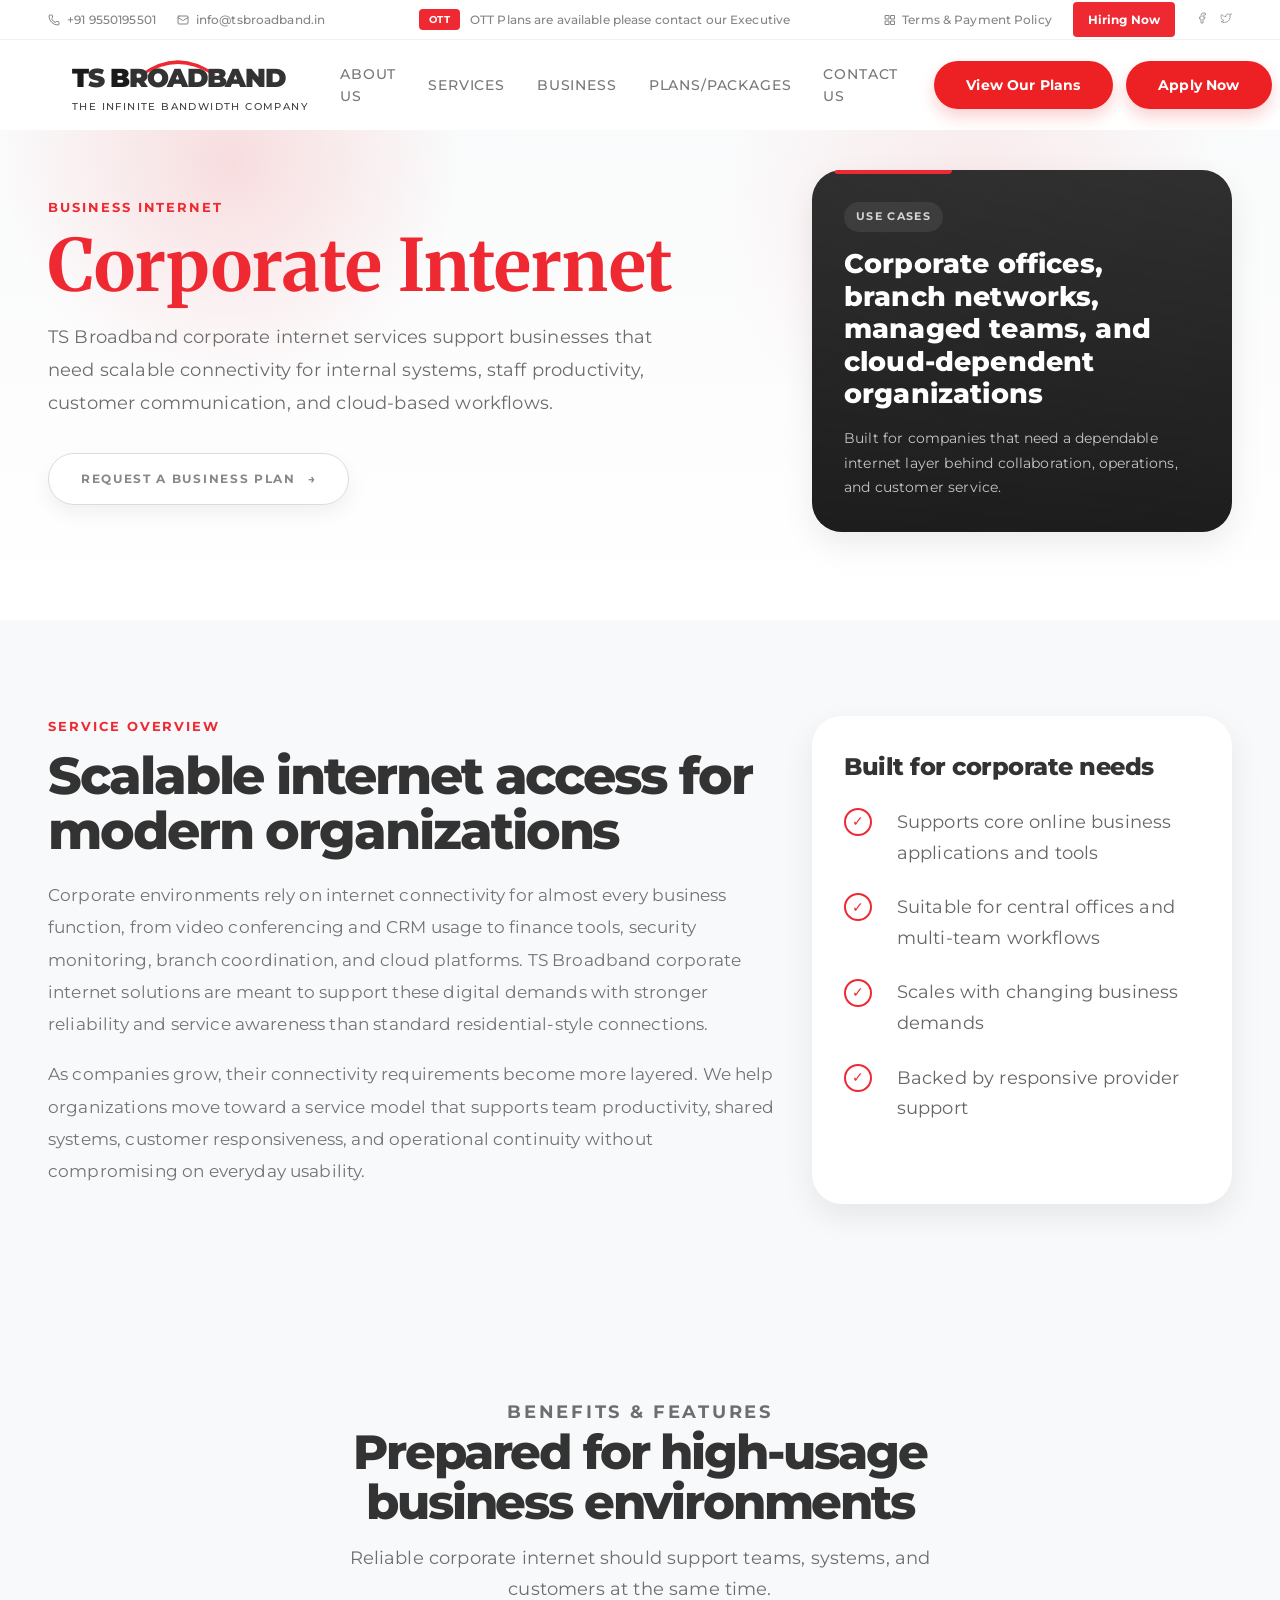
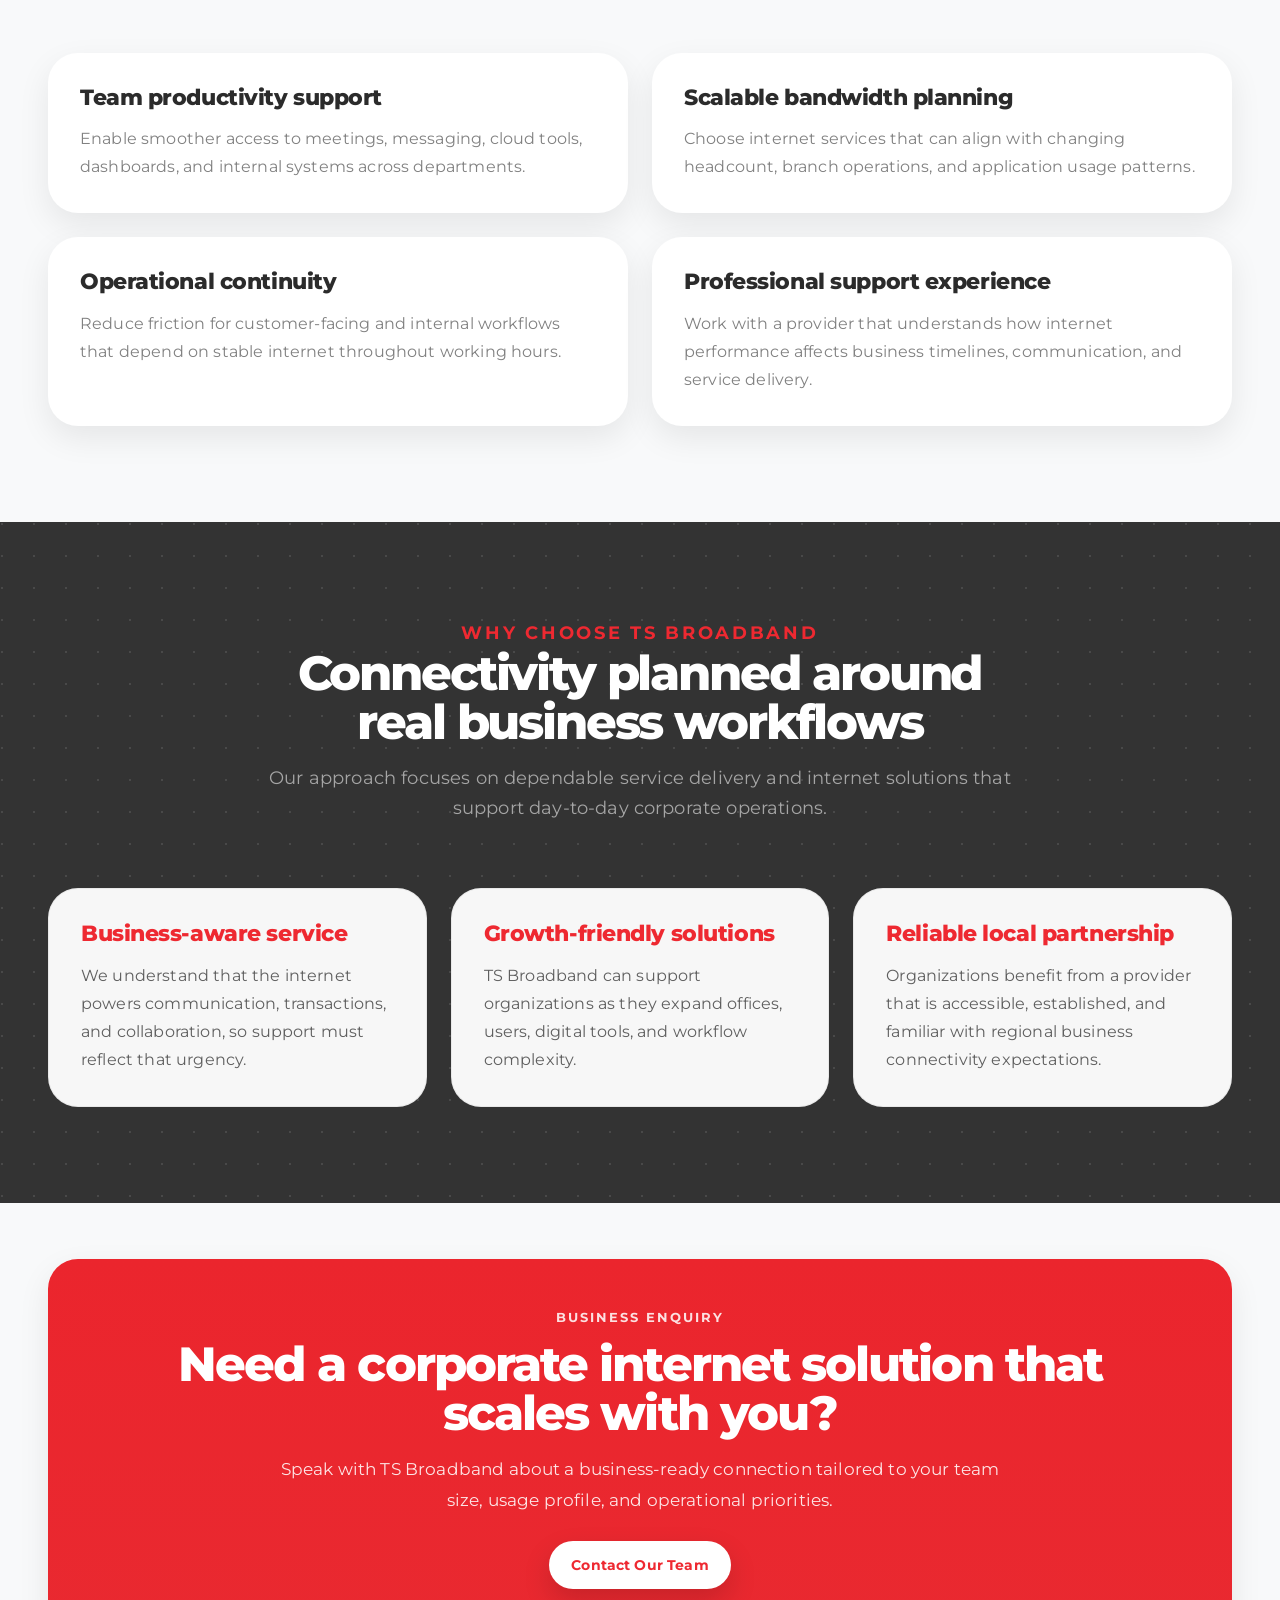
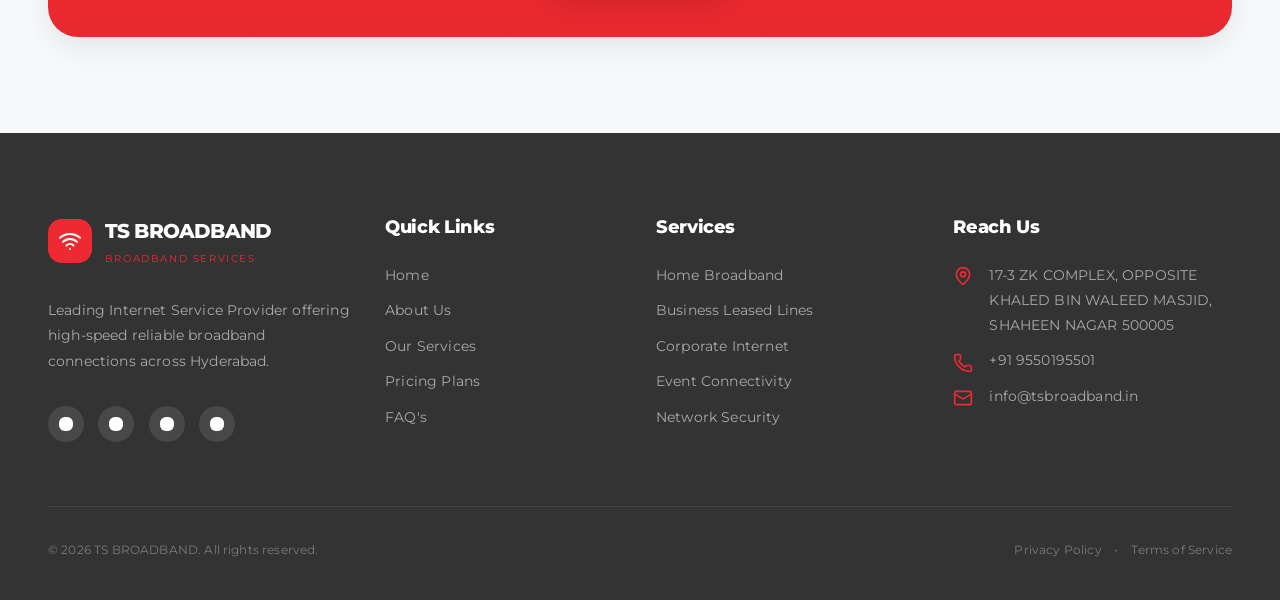
<file: corporate-internet.html>
<!DOCTYPE html>
<html lang="en">
<head>
  <meta charset="UTF-8">
  <meta name="viewport" content="width=device-width, initial-scale=1.0">
  <title>Corporate Internet | TS Broadband</title>
  <meta name="description" content="Corporate internet solutions from TS Broadband for organizations needing scalable connectivity, dependable access, and strong business support.">
  <meta name="keywords" content="corporate internet Hyderabad, business internet TS Broadband, enterprise broadband">
  <meta property="og:type" content="website">
  <meta property="og:title" content="Corporate Internet | TS Broadband">
  <meta property="og:description" content="Scalable corporate internet solutions for high-demand teams, digital operations, and branch networks.">
  <meta property="og:image" content="images/og-card.svg">
  <meta property="og:url" content="https://tsbroadband.in/corporate-internet.html">
  <meta name="twitter:card" content="summary_large_image">
  <meta name="twitter:title" content="Corporate Internet | TS Broadband">
  <meta name="twitter:description" content="Reliable corporate internet connectivity for enterprises, offices, and expanding organizations.">
  <meta name="twitter:image" content="images/og-card.svg">
  <link rel="icon" type="image/svg+xml" href="images/favicon.svg">
  <link rel="preconnect" href="https://fonts.googleapis.com">
  <link rel="preconnect" href="https://fonts.gstatic.com" crossorigin>
  <link href="https://fonts.googleapis.com/css2?family=Montserrat:wght@300;400;500;600;700;800;900&family=Merriweather:wght@400;700;900&display=swap" rel="stylesheet">
  <link rel="stylesheet" href="css/style.css">
</head>
<body>
  <a class="skip-link" href="#main-content">Skip to content</a>
  <header class="site-header" id="top">
    <div class="topbar">
      <div class="container topbar__inner">
        <div class="topbar__group">
          <a class="topbar__link" href="tel:+919550195501"><svg viewBox="0 0 24 24" aria-hidden="true"><path d="M13.832 16.568a1 1 0 0 0 1.213-.303l.355-.465A2 2 0 0 1 17 15h3a2 2 0 0 1 2 2v3a2 2 0 0 1-2 2A18 18 0 0 1 2 4a2 2 0 0 1 2-2h3a2 2 0 0 1 2 2v3a2 2 0 0 1-.8 1.6l-.468.351a1 1 0 0 0-.292 1.233 14 14 0 0 0 6.392 6.384"></path></svg><span>+91 9550195501</span></a>
          <a class="topbar__link" href="mailto:info@tsbroadband.in"><svg viewBox="0 0 24 24" aria-hidden="true"><path d="m22 7-8.991 5.727a2 2 0 0 1-2.009 0L2 7"></path><rect x="2" y="4" width="20" height="16" rx="2"></rect></svg><span>info@tsbroadband.in</span></a>
        </div>
        <p class="topbar__note"><span>OTT</span> OTT Plans are available please contact our Executive</p>
        <div class="topbar__group topbar__group--end">
          <a class="topbar__policy" href="terms-of-service.html"><svg viewBox="0 0 24 24" aria-hidden="true"><path d="M3 3h7v7H3zM14 3h7v7h-7zM14 14h7v7h-7zM3 14h7v7H3z"></path></svg><span>Terms &amp; Payment Policy</span></a>
          <a class="topbar__pill" href="index.html#apply-now">Hiring Now</a>
          <div class="topbar__socials" aria-label="Social links">
            <a href="https://www.facebook.com/" aria-label="Facebook" target="_blank" rel="noopener noreferrer"><svg viewBox="0 0 24 24" aria-hidden="true"><path d="M18 2h-3a5 5 0 0 0-5 5v3H7v4h3v8h4v-8h3l1-4h-4V7a1 1 0 0 1 1-1h3z"></path></svg></a>
            <a href="https://x.com/" aria-label="Twitter" target="_blank" rel="noopener noreferrer"><svg viewBox="0 0 24 24" aria-hidden="true"><path d="M22 4s-.7 2.1-2 3.4c1.6 10-9.4 17.3-18 11.6 2.2.1 4.4-.6 6-2C3 15.5.5 9.6 3 5c2.2 2.6 5.6 4.1 9 4-.9-4.2 4-6.6 7-3.8 1.1 0 3-1.2 3-1.2z"></path></svg></a>
          </div>
        </div>
      </div>
    </div>
    <div class="nav-shell">
      <div class="container nav-shell__inner">
        <a class="brand" href="index.html" aria-label="TS Broadband home">
          <span class="brand__lockup"><span class="brand__logo-text">T<span>S</span> B<span>ROADBAND</span></span><svg class="brand__arc" viewBox="0 0 100 20" fill="currentColor" aria-hidden="true"><path d="M10,20 Q50,-10 90,20 L85,20 Q50,-2 15,20 Z"></path></svg></span>
          <span class="brand__tagline">THE INFINITE BANDWIDTH COMPANY</span>
        </a>
        <button class="menu-toggle" type="button" aria-expanded="false" aria-controls="site-menu"><span></span><span></span><span></span><span class="sr-only">Toggle navigation</span></button>
        <div class="site-nav-wrap">
          <nav class="site-nav" id="site-menu" aria-label="Primary navigation">
            <a href="index.html#about">ABOUT US</a>
            <a href="index.html#services">SERVICES</a>
            <a href="index.html#business">BUSINESS</a>
            <a href="index.html#plans">PLANS/PACKAGES</a>
            <a href="index.html#contact">CONTACT US</a>
            <a class="button button--nav-mobile" href="index.html#plans">View Our Plans</a>
            <a class="button button--nav-mobile" href="index.html#apply-now">Apply Now</a>
          </nav>
          <div class="nav-actions">
            <a class="button button--nav" href="index.html#plans">View Our Plans</a>
            <a class="button button--nav" href="index.html#apply-now">Apply Now</a>
          </div>
        </div>
      </div>
    </div>
  </header>
  <main id="main-content">
    <section class="inner-hero">
      <div class="inner-hero__backdrop"></div>
      <div class="container inner-hero__grid">
        <div class="inner-hero__content reveal">
          <p class="eyebrow">Business Internet</p>
          <h1>Corporate Internet</h1>
          <p>TS Broadband corporate internet services support businesses that need scalable connectivity for internal systems, staff productivity, customer communication, and cloud-based workflows.</p>
          <a class="button button--hero-secondary" href="index.html#apply-now">Request a Business Plan <span aria-hidden="true">→</span></a>
        </div>
        <aside class="detail-highlight detail-highlight--corporate reveal reveal-delay">
          <div class="detail-highlight__carousel" aria-hidden="true">
            <span class="detail-highlight__slide"></span>
            <span class="detail-highlight__slide"></span>
            <span class="detail-highlight__slide"></span>
          </div>
          <span class="detail-highlight__label">Use Cases</span>
          <strong>Corporate offices, branch networks, managed teams, and cloud-dependent organizations</strong>
          <p>Built for companies that need a dependable internet layer behind collaboration, operations, and customer service.</p>
        </aside>
      </div>
    </section>

    <section class="detail-section detail-section--intro">
      <div class="container detail-layout">
        <article class="detail-article reveal">
          <p class="eyebrow">Service Overview</p>
          <h2>Scalable internet access for modern organizations</h2>
          <p>Corporate environments rely on internet connectivity for almost every business function, from video conferencing and CRM usage to finance tools, security monitoring, branch coordination, and cloud platforms. TS Broadband corporate internet solutions are meant to support these digital demands with stronger reliability and service awareness than standard residential-style connections.</p>
          <p>As companies grow, their connectivity requirements become more layered. We help organizations move toward a service model that supports team productivity, shared systems, customer responsiveness, and operational continuity without compromising on everyday usability.</p>
        </article>
        <div class="detail-sidecard reveal reveal-delay">
          <h3>Built for corporate needs</h3>
          <ul class="check-list">
            <li>Supports core online business applications and tools</li>
            <li>Suitable for central offices and multi-team workflows</li>
            <li>Scales with changing business demands</li>
            <li>Backed by responsive provider support</li>
          </ul>
        </div>
      </div>
    </section>

    <section class="detail-section detail-section--light">
      <div class="container">
        <div class="section-heading reveal">
          <p class="eyebrow">Benefits &amp; Features</p>
          <h2>Prepared for high-usage business environments</h2>
          <p>Reliable corporate internet should support teams, systems, and customers at the same time.</p>
        </div>
        <div class="feature-grid">
          <article class="detail-card reveal">
            <h3>Team productivity support</h3>
            <p>Enable smoother access to meetings, messaging, cloud tools, dashboards, and internal systems across departments.</p>
          </article>
          <article class="detail-card reveal">
            <h3>Scalable bandwidth planning</h3>
            <p>Choose internet services that can align with changing headcount, branch operations, and application usage patterns.</p>
          </article>
          <article class="detail-card reveal">
            <h3>Operational continuity</h3>
            <p>Reduce friction for customer-facing and internal workflows that depend on stable internet throughout working hours.</p>
          </article>
          <article class="detail-card reveal">
            <h3>Professional support experience</h3>
            <p>Work with a provider that understands how internet performance affects business timelines, communication, and service delivery.</p>
          </article>
        </div>
      </div>
    </section>

    <section class="detail-section detail-section--dark detail-section--dark-corporate">
      <div class="detail-section__carousel" aria-hidden="true">
        <span class="detail-section__slide"></span>
        <span class="detail-section__slide"></span>
        <span class="detail-section__slide"></span>
      </div>
      <div class="container">
        <div class="section-heading section-heading--pricing reveal">
          <p class="eyebrow">Why Choose TS Broadband</p>
          <h2>Connectivity planned around real business workflows</h2>
          <p>Our approach focuses on dependable service delivery and internet solutions that support day-to-day corporate operations.</p>
        </div>
        <div class="reason-grid">
          <article class="reason-card reveal">
            <h3>Business-aware service</h3>
            <p>We understand that the internet powers communication, transactions, and collaboration, so support must reflect that urgency.</p>
          </article>
          <article class="reason-card reveal">
            <h3>Growth-friendly solutions</h3>
            <p>TS Broadband can support organizations as they expand offices, users, digital tools, and workflow complexity.</p>
          </article>
          <article class="reason-card reveal">
            <h3>Reliable local partnership</h3>
            <p>Organizations benefit from a provider that is accessible, established, and familiar with regional business connectivity expectations.</p>
          </article>
        </div>
      </div>
    </section>

    <section class="detail-cta">
      <div class="container">
        <div class="detail-cta__panel reveal">
          <p class="eyebrow">Business Enquiry</p>
          <h2>Need a corporate internet solution that scales with you?</h2>
          <p>Speak with TS Broadband about a business-ready connection tailored to your team size, usage profile, and operational priorities.</p>
          <a class="button button--primary" href="index.html#apply-now">Contact Our Team</a>
        </div>
      </div>
    </section>
  </main>
  <footer class="site-footer" id="contact">
    <div class="container footer-grid">
      <div class="footer-brand">
        <a class="footer-brand__identity" href="index.html#top">
          <span class="footer-brand__icon" aria-hidden="true"><svg viewBox="0 0 24 24"><path d="M12 20h.01"></path><path d="M2 8.82a15 15 0 0 1 20 0"></path><path d="M5 12.859a10 10 0 0 1 14 0"></path><path d="M8.5 16.429a5 5 0 0 1 7 0"></path></svg></span>
          <span><span class="footer-brand__title">TS BROADBAND</span><span class="footer-brand__subtitle">BROADBAND SERVICES</span></span>
        </a>
        <p>Leading Internet Service Provider offering high-speed reliable broadband connections across Hyderabad.</p>
        <div class="footer-socials" aria-label="Social links"><a href="https://www.facebook.com/" aria-label="Facebook" target="_blank" rel="noopener noreferrer"><span></span></a><a href="https://x.com/" aria-label="Twitter" target="_blank" rel="noopener noreferrer"><span></span></a><a href="https://www.instagram.com/" aria-label="Instagram" target="_blank" rel="noopener noreferrer"><span></span></a><a href="https://www.linkedin.com/" aria-label="LinkedIn" target="_blank" rel="noopener noreferrer"><span></span></a></div>
      </div>
      <div><h3>Quick Links</h3><ul><li><a href="index.html">Home</a></li><li><a href="index.html#about">About Us</a></li><li><a href="index.html#services">Our Services</a></li><li><a href="index.html#plans">Pricing Plans</a></li><li><a href="index.html#contact-form">FAQ's</a></li></ul></div>
      <div><h3>Services</h3><ul><li><a href="home-broadband.html">Home Broadband</a></li><li><a href="business-leased-lines.html">Business Leased Lines</a></li><li><a href="corporate-internet.html">Corporate Internet</a></li><li><a href="event-connectivity.html">Event Connectivity</a></li><li><a href="network-security.html">Network Security</a></li></ul></div>
      <div><h3>Reach Us</h3><ul class="footer-contact"><li><svg viewBox="0 0 24 24" aria-hidden="true"><path d="M20 10c0 4.993-5.539 10.193-7.399 11.799a1 1 0 0 1-1.202 0C9.539 20.193 4 14.993 4 10a8 8 0 0 1 16 0"></path><circle cx="12" cy="10" r="3"></circle></svg><span>17-3 ZK COMPLEX, OPPOSITE KHALED BIN WALEED MASJID, SHAHEEN NAGAR 500005</span></li><li><svg viewBox="0 0 24 24" aria-hidden="true"><path d="M13.832 16.568a1 1 0 0 0 1.213-.303l.355-.465A2 2 0 0 1 17 15h3a2 2 0 0 1 2 2v3a2 2 0 0 1-2 2A18 18 0 0 1 2 4a2 2 0 0 1 2-2h3a2 2 0 0 1 2 2v3a2 2 0 0 1-.8 1.6l-.468.351a1 1 0 0 0-.292 1.233 14 14 0 0 0 6.392 6.384"></path></svg><a href="tel:+919550195501">+91 9550195501</a></li><li><svg viewBox="0 0 24 24" aria-hidden="true"><path d="m22 7-8.991 5.727a2 2 0 0 1-2.009 0L2 7"></path><rect x="2" y="4" width="20" height="16" rx="2"></rect></svg><a href="mailto:info@tsbroadband.in">info@tsbroadband.in</a></li></ul></div>
    </div>
    <div class="container footer-bottom"><p>&copy; <span id="year"></span> TS BROADBAND. All rights reserved.</p><div><a href="privacy-policy.html">Privacy Policy</a><span>•</span><a href="terms-of-service.html">Terms of Service</a></div></div>
  </footer>
  <script src="js/script.js"></script>
</body>
</html>
</file>
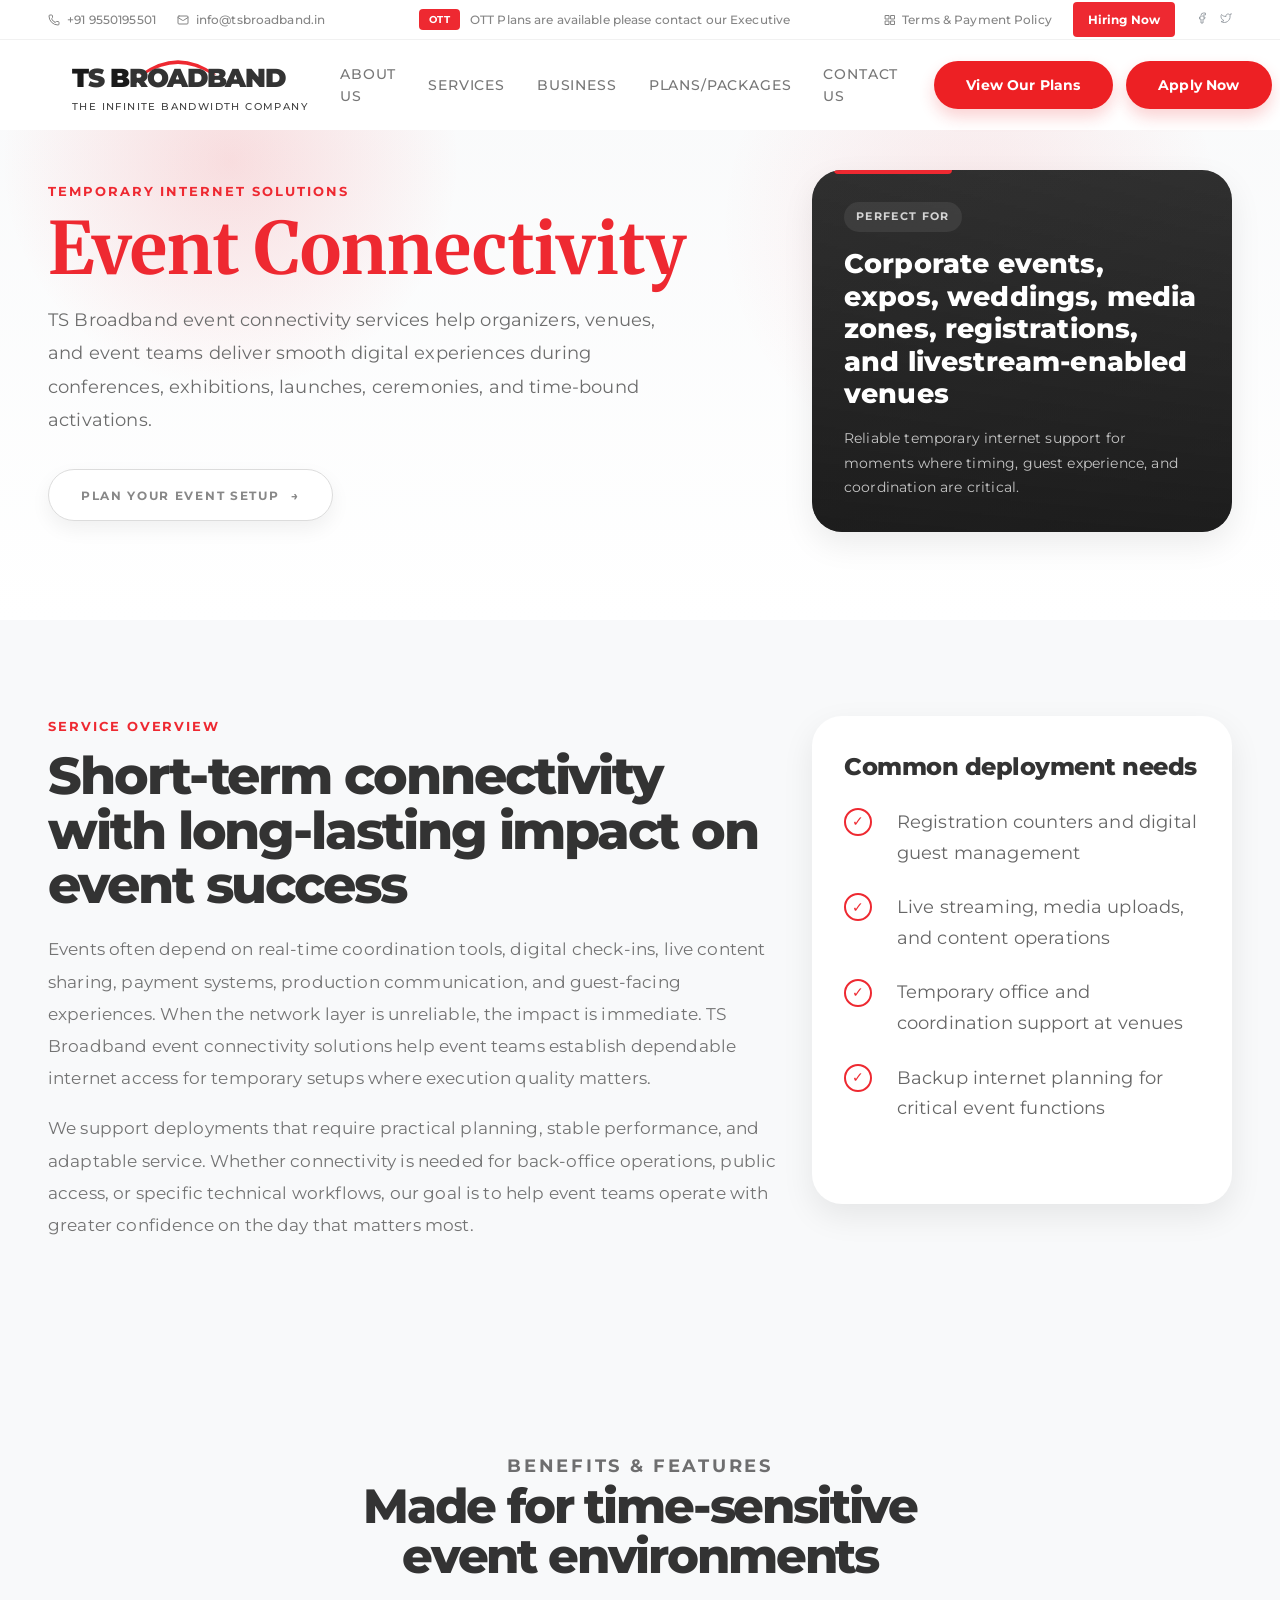
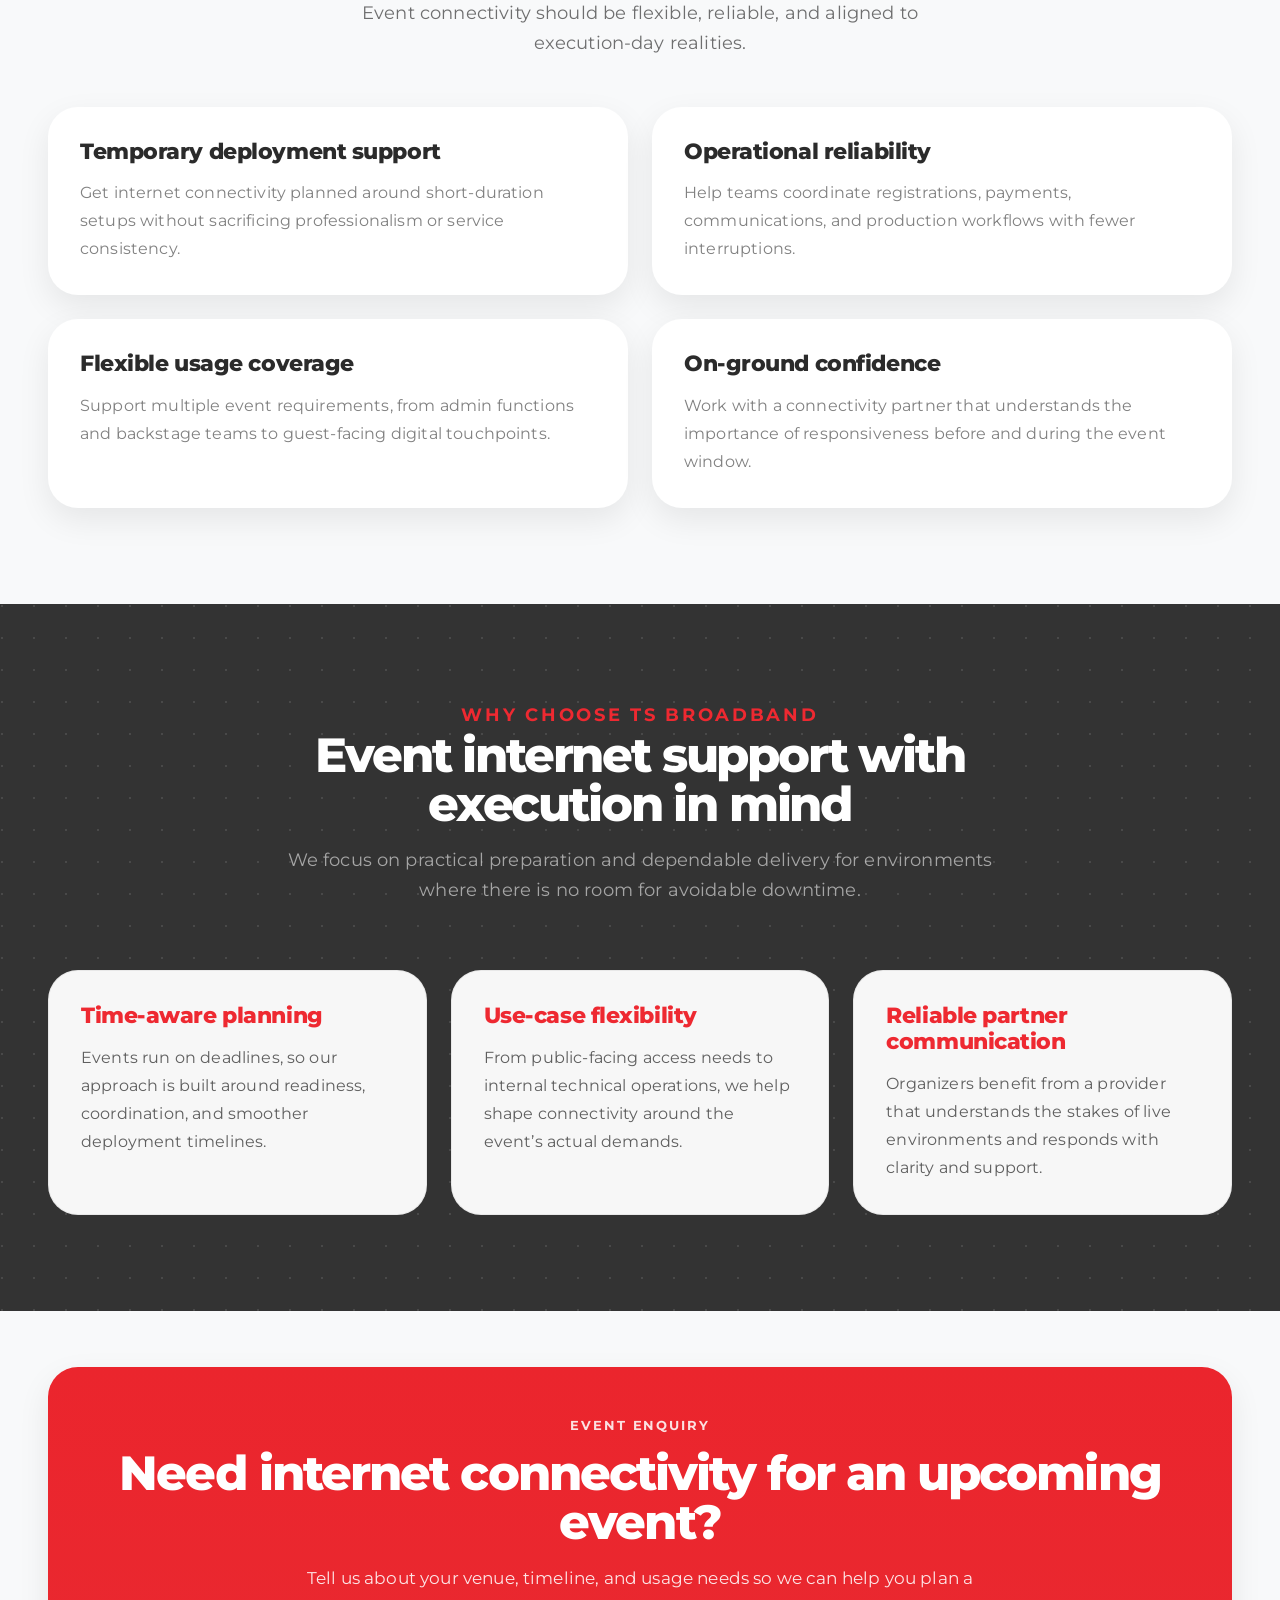
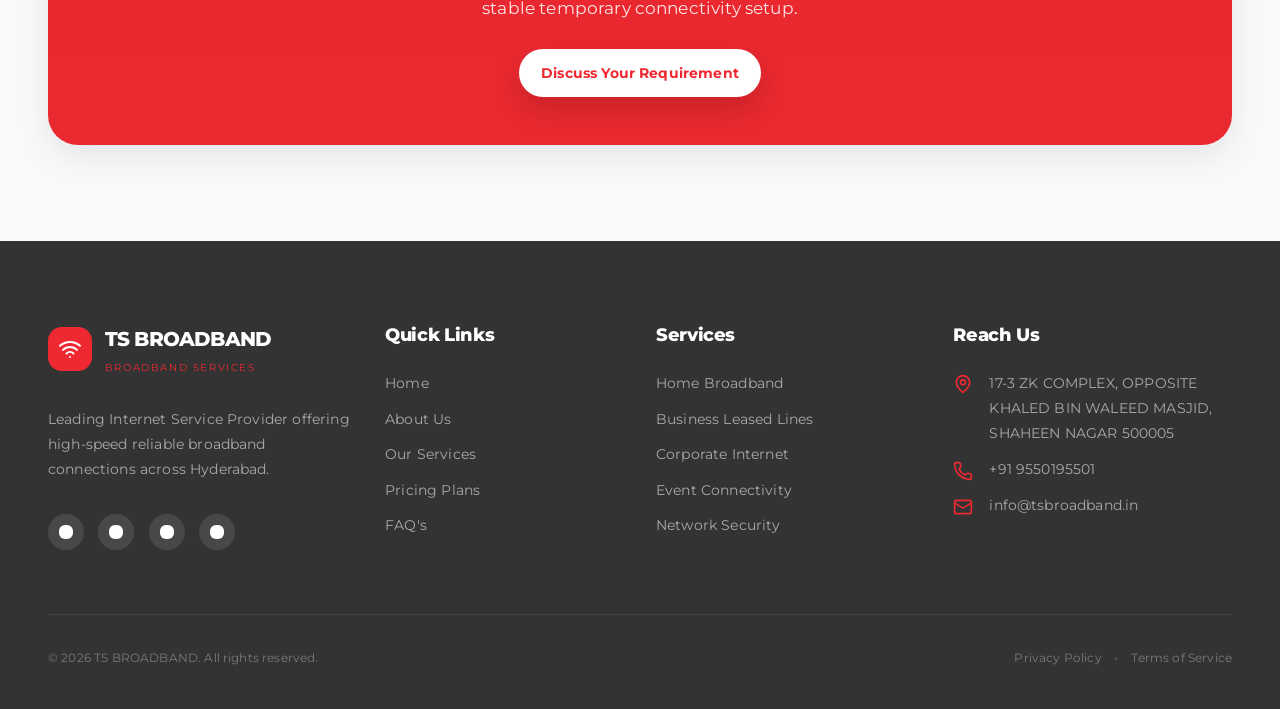
<file: event-connectivity.html>
<!DOCTYPE html>
<html lang="en">
<head>
  <meta charset="UTF-8">
  <meta name="viewport" content="width=device-width, initial-scale=1.0">
  <title>Event Connectivity | TS Broadband</title>
  <meta name="description" content="Event connectivity solutions from TS Broadband for conferences, exhibitions, ceremonies, and temporary deployments that need dependable internet access.">
  <meta name="keywords" content="event internet Hyderabad, event connectivity TS Broadband, temporary internet service">
  <meta property="og:type" content="website">
  <meta property="og:title" content="Event Connectivity | TS Broadband">
  <meta property="og:description" content="Reliable internet connectivity for live events, temporary venues, and time-sensitive deployments.">
  <meta property="og:image" content="images/og-card.svg">
  <meta property="og:url" content="https://tsbroadband.in/event-connectivity.html">
  <meta name="twitter:card" content="summary_large_image">
  <meta name="twitter:title" content="Event Connectivity | TS Broadband">
  <meta name="twitter:description" content="Temporary and event-focused internet services for organizers who need reliable network support.">
  <meta name="twitter:image" content="images/og-card.svg">
  <link rel="icon" type="image/svg+xml" href="images/favicon.svg">
  <link rel="preconnect" href="https://fonts.googleapis.com">
  <link rel="preconnect" href="https://fonts.gstatic.com" crossorigin>
  <link href="https://fonts.googleapis.com/css2?family=Montserrat:wght@300;400;500;600;700;800;900&family=Merriweather:wght@400;700;900&display=swap" rel="stylesheet">
  <link rel="stylesheet" href="css/style.css">
</head>
<body>
  <a class="skip-link" href="#main-content">Skip to content</a>
  <header class="site-header" id="top">
    <div class="topbar">
      <div class="container topbar__inner">
        <div class="topbar__group">
          <a class="topbar__link" href="tel:+919550195501"><svg viewBox="0 0 24 24" aria-hidden="true"><path d="M13.832 16.568a1 1 0 0 0 1.213-.303l.355-.465A2 2 0 0 1 17 15h3a2 2 0 0 1 2 2v3a2 2 0 0 1-2 2A18 18 0 0 1 2 4a2 2 0 0 1 2-2h3a2 2 0 0 1 2 2v3a2 2 0 0 1-.8 1.6l-.468.351a1 1 0 0 0-.292 1.233 14 14 0 0 0 6.392 6.384"></path></svg><span>+91 9550195501</span></a>
          <a class="topbar__link" href="mailto:info@tsbroadband.in"><svg viewBox="0 0 24 24" aria-hidden="true"><path d="m22 7-8.991 5.727a2 2 0 0 1-2.009 0L2 7"></path><rect x="2" y="4" width="20" height="16" rx="2"></rect></svg><span>info@tsbroadband.in</span></a>
        </div>
        <p class="topbar__note"><span>OTT</span> OTT Plans are available please contact our Executive</p>
        <div class="topbar__group topbar__group--end">
          <a class="topbar__policy" href="terms-of-service.html"><svg viewBox="0 0 24 24" aria-hidden="true"><path d="M3 3h7v7H3zM14 3h7v7h-7zM14 14h7v7h-7zM3 14h7v7H3z"></path></svg><span>Terms &amp; Payment Policy</span></a>
          <a class="topbar__pill" href="index.html#apply-now">Hiring Now</a>
          <div class="topbar__socials" aria-label="Social links"><a href="https://www.facebook.com/" aria-label="Facebook" target="_blank" rel="noopener noreferrer"><svg viewBox="0 0 24 24" aria-hidden="true"><path d="M18 2h-3a5 5 0 0 0-5 5v3H7v4h3v8h4v-8h3l1-4h-4V7a1 1 0 0 1 1-1h3z"></path></svg></a><a href="https://x.com/" aria-label="Twitter" target="_blank" rel="noopener noreferrer"><svg viewBox="0 0 24 24" aria-hidden="true"><path d="M22 4s-.7 2.1-2 3.4c1.6 10-9.4 17.3-18 11.6 2.2.1 4.4-.6 6-2C3 15.5.5 9.6 3 5c2.2 2.6 5.6 4.1 9 4-.9-4.2 4-6.6 7-3.8 1.1 0 3-1.2 3-1.2z"></path></svg></a></div>
        </div>
      </div>
    </div>
    <div class="nav-shell">
      <div class="container nav-shell__inner">
        <a class="brand" href="index.html" aria-label="TS Broadband home"><span class="brand__lockup"><span class="brand__logo-text">T<span>S</span> B<span>ROADBAND</span></span><svg class="brand__arc" viewBox="0 0 100 20" fill="currentColor" aria-hidden="true"><path d="M10,20 Q50,-10 90,20 L85,20 Q50,-2 15,20 Z"></path></svg></span><span class="brand__tagline">THE INFINITE BANDWIDTH COMPANY</span></a>
        <button class="menu-toggle" type="button" aria-expanded="false" aria-controls="site-menu"><span></span><span></span><span></span><span class="sr-only">Toggle navigation</span></button>
        <div class="site-nav-wrap">
          <nav class="site-nav" id="site-menu" aria-label="Primary navigation">
            <a href="index.html#about">ABOUT US</a>
            <a href="index.html#services">SERVICES</a>
            <a href="index.html#business">BUSINESS</a>
            <a href="index.html#plans">PLANS/PACKAGES</a>
            <a href="index.html#contact">CONTACT US</a>
            <a class="button button--nav-mobile" href="index.html#plans">View Our Plans</a>
            <a class="button button--nav-mobile" href="index.html#apply-now">Apply Now</a>
          </nav>
          <div class="nav-actions">
            <a class="button button--nav" href="index.html#plans">View Our Plans</a>
            <a class="button button--nav" href="index.html#apply-now">Apply Now</a>
          </div>
        </div>
      </div>
    </div>
  </header>
  <main id="main-content">
    <section class="inner-hero">
      <div class="inner-hero__backdrop"></div>
      <div class="container inner-hero__grid">
        <div class="inner-hero__content reveal">
          <p class="eyebrow">Temporary Internet Solutions</p>
          <h1>Event Connectivity</h1>
          <p>TS Broadband event connectivity services help organizers, venues, and event teams deliver smooth digital experiences during conferences, exhibitions, launches, ceremonies, and time-bound activations.</p>
          <a class="button button--hero-secondary" href="index.html#apply-now">Plan Your Event Setup <span aria-hidden="true">→</span></a>
        </div>
        <aside class="detail-highlight detail-highlight--event reveal reveal-delay">
          <div class="detail-highlight__carousel" aria-hidden="true">
            <span class="detail-highlight__slide"></span>
            <span class="detail-highlight__slide"></span>
            <span class="detail-highlight__slide"></span>
          </div>
          <span class="detail-highlight__label">Perfect For</span>
          <strong>Corporate events, expos, weddings, media zones, registrations, and livestream-enabled venues</strong>
          <p>Reliable temporary internet support for moments where timing, guest experience, and coordination are critical.</p>
        </aside>
      </div>
    </section>

    <section class="detail-section detail-section--intro">
      <div class="container detail-layout">
        <article class="detail-article reveal">
          <p class="eyebrow">Service Overview</p>
          <h2>Short-term connectivity with long-lasting impact on event success</h2>
          <p>Events often depend on real-time coordination tools, digital check-ins, live content sharing, payment systems, production communication, and guest-facing experiences. When the network layer is unreliable, the impact is immediate. TS Broadband event connectivity solutions help event teams establish dependable internet access for temporary setups where execution quality matters.</p>
          <p>We support deployments that require practical planning, stable performance, and adaptable service. Whether connectivity is needed for back-office operations, public access, or specific technical workflows, our goal is to help event teams operate with greater confidence on the day that matters most.</p>
        </article>
        <div class="detail-sidecard reveal reveal-delay">
          <h3>Common deployment needs</h3>
          <ul class="check-list">
            <li>Registration counters and digital guest management</li>
            <li>Live streaming, media uploads, and content operations</li>
            <li>Temporary office and coordination support at venues</li>
            <li>Backup internet planning for critical event functions</li>
          </ul>
        </div>
      </div>
    </section>

    <section class="detail-section detail-section--light">
      <div class="container">
        <div class="section-heading reveal">
          <p class="eyebrow">Benefits &amp; Features</p>
          <h2>Made for time-sensitive event environments</h2>
          <p>Event connectivity should be flexible, reliable, and aligned to execution-day realities.</p>
        </div>
        <div class="feature-grid">
          <article class="detail-card reveal">
            <h3>Temporary deployment support</h3>
            <p>Get internet connectivity planned around short-duration setups without sacrificing professionalism or service consistency.</p>
          </article>
          <article class="detail-card reveal">
            <h3>Operational reliability</h3>
            <p>Help teams coordinate registrations, payments, communications, and production workflows with fewer interruptions.</p>
          </article>
          <article class="detail-card reveal">
            <h3>Flexible usage coverage</h3>
            <p>Support multiple event requirements, from admin functions and backstage teams to guest-facing digital touchpoints.</p>
          </article>
          <article class="detail-card reveal">
            <h3>On-ground confidence</h3>
            <p>Work with a connectivity partner that understands the importance of responsiveness before and during the event window.</p>
          </article>
        </div>
      </div>
    </section>

    <section class="detail-section detail-section--dark detail-section--dark-event">
      <div class="detail-section__carousel" aria-hidden="true">
        <span class="detail-section__slide"></span>
        <span class="detail-section__slide"></span>
        <span class="detail-section__slide"></span>
      </div>
      <div class="container">
        <div class="section-heading section-heading--pricing reveal">
          <p class="eyebrow">Why Choose TS Broadband</p>
          <h2>Event internet support with execution in mind</h2>
          <p>We focus on practical preparation and dependable delivery for environments where there is no room for avoidable downtime.</p>
        </div>
        <div class="reason-grid">
          <article class="reason-card reveal">
            <h3>Time-aware planning</h3>
            <p>Events run on deadlines, so our approach is built around readiness, coordination, and smoother deployment timelines.</p>
          </article>
          <article class="reason-card reveal">
            <h3>Use-case flexibility</h3>
            <p>From public-facing access needs to internal technical operations, we help shape connectivity around the event’s actual demands.</p>
          </article>
          <article class="reason-card reveal">
            <h3>Reliable partner communication</h3>
            <p>Organizers benefit from a provider that understands the stakes of live environments and responds with clarity and support.</p>
          </article>
        </div>
      </div>
    </section>

    <section class="detail-cta">
      <div class="container">
        <div class="detail-cta__panel reveal">
          <p class="eyebrow">Event Enquiry</p>
          <h2>Need internet connectivity for an upcoming event?</h2>
          <p>Tell us about your venue, timeline, and usage needs so we can help you plan a stable temporary connectivity setup.</p>
          <a class="button button--primary" href="index.html#apply-now">Discuss Your Requirement</a>
        </div>
      </div>
    </section>
  </main>
  <footer class="site-footer" id="contact">
    <div class="container footer-grid">
      <div class="footer-brand">
        <a class="footer-brand__identity" href="index.html#top"><span class="footer-brand__icon" aria-hidden="true"><svg viewBox="0 0 24 24"><path d="M12 20h.01"></path><path d="M2 8.82a15 15 0 0 1 20 0"></path><path d="M5 12.859a10 10 0 0 1 14 0"></path><path d="M8.5 16.429a5 5 0 0 1 7 0"></path></svg></span><span><span class="footer-brand__title">TS BROADBAND</span><span class="footer-brand__subtitle">BROADBAND SERVICES</span></span></a>
        <p>Leading Internet Service Provider offering high-speed reliable broadband connections across Hyderabad.</p>
        <div class="footer-socials" aria-label="Social links"><a href="https://www.facebook.com/" aria-label="Facebook" target="_blank" rel="noopener noreferrer"><span></span></a><a href="https://x.com/" aria-label="Twitter" target="_blank" rel="noopener noreferrer"><span></span></a><a href="https://www.instagram.com/" aria-label="Instagram" target="_blank" rel="noopener noreferrer"><span></span></a><a href="https://www.linkedin.com/" aria-label="LinkedIn" target="_blank" rel="noopener noreferrer"><span></span></a></div>
      </div>
      <div><h3>Quick Links</h3><ul><li><a href="index.html">Home</a></li><li><a href="index.html#about">About Us</a></li><li><a href="index.html#services">Our Services</a></li><li><a href="index.html#plans">Pricing Plans</a></li><li><a href="index.html#contact-form">FAQ's</a></li></ul></div>
      <div><h3>Services</h3><ul><li><a href="home-broadband.html">Home Broadband</a></li><li><a href="business-leased-lines.html">Business Leased Lines</a></li><li><a href="corporate-internet.html">Corporate Internet</a></li><li><a href="event-connectivity.html">Event Connectivity</a></li><li><a href="network-security.html">Network Security</a></li></ul></div>
      <div><h3>Reach Us</h3><ul class="footer-contact"><li><svg viewBox="0 0 24 24" aria-hidden="true"><path d="M20 10c0 4.993-5.539 10.193-7.399 11.799a1 1 0 0 1-1.202 0C9.539 20.193 4 14.993 4 10a8 8 0 0 1 16 0"></path><circle cx="12" cy="10" r="3"></circle></svg><span>17-3 ZK COMPLEX, OPPOSITE KHALED BIN WALEED MASJID, SHAHEEN NAGAR 500005</span></li><li><svg viewBox="0 0 24 24" aria-hidden="true"><path d="M13.832 16.568a1 1 0 0 0 1.213-.303l.355-.465A2 2 0 0 1 17 15h3a2 2 0 0 1 2 2v3a2 2 0 0 1-2 2A18 18 0 0 1 2 4a2 2 0 0 1 2-2h3a2 2 0 0 1 2 2v3a2 2 0 0 1-.8 1.6l-.468.351a1 1 0 0 0-.292 1.233 14 14 0 0 0 6.392 6.384"></path></svg><a href="tel:+919550195501">+91 9550195501</a></li><li><svg viewBox="0 0 24 24" aria-hidden="true"><path d="m22 7-8.991 5.727a2 2 0 0 1-2.009 0L2 7"></path><rect x="2" y="4" width="20" height="16" rx="2"></rect></svg><a href="mailto:info@tsbroadband.in">info@tsbroadband.in</a></li></ul></div>
    </div>
    <div class="container footer-bottom"><p>&copy; <span id="year"></span> TS BROADBAND. All rights reserved.</p><div><a href="privacy-policy.html">Privacy Policy</a><span>•</span><a href="terms-of-service.html">Terms of Service</a></div></div>
  </footer>
  <script src="js/script.js"></script>
</body>
</html>
</file>
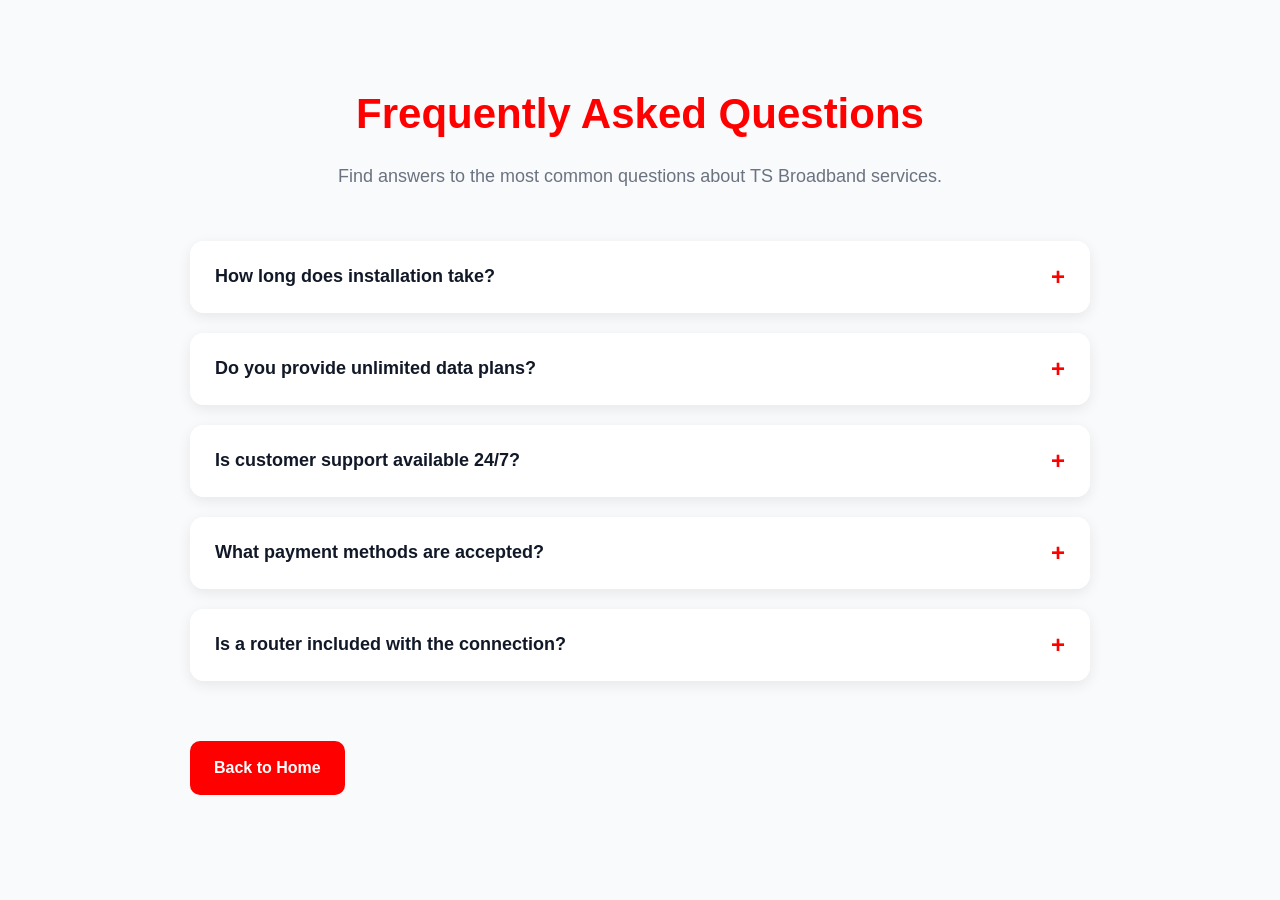
<file: faq.html>
<!DOCTYPE html>
<html lang="en">
<head>
  <meta charset="UTF-8" />
  <meta name="viewport" content="width=device-width, initial-scale=1.0" />

  <title>FAQ - TS Broadband</title>

  <meta
    name="description"
    content="Frequently Asked Questions about TS Broadband Internet Services"
  />

  <style>
    * {
      margin: 0;
      padding: 0;
      box-sizing: border-box;
    }

    body {
      font-family: Arial, sans-serif;
      background: #f8fafc;
      color: #111827;
      line-height: 1.6;
    }

    .container {
      width: 90%;
      max-width: 900px;
      margin: auto;
    }

    .faq-page {
      padding: 80px 0;
    }

    .faq-title {
      text-align: center;
      font-size: 42px;
      margin-bottom: 15px;
      color: red;
    }

    .faq-subtitle {
      text-align: center;
      margin-bottom: 50px;
      color: #6b7280;
      font-size: 18px;
    }

    .faq-item {
      background: #fff;
      border-radius: 14px;
      margin-bottom: 20px;
      overflow: hidden;
      box-shadow: 0 4px 14px rgba(0,0,0,0.08);
    }

    .faq-question {
      width: 100%;
      background: white;
      border: none;
      padding: 22px 25px;
      text-align: left;
      font-size: 18px;
      font-weight: 600;
      color: #111827;
      cursor: pointer;
      display: flex;
      justify-content: space-between;
      align-items: center;
      transition: 0.3s ease;
    }

    .faq-question:hover {
      background: #f3f4f6;
    }

    .faq-icon {
      font-size: 24px;
      color: red;
      transition: 0.3s ease;
    }

    .faq-answer {
      max-height: 0;
      overflow: hidden;
      transition: max-height 0.4s ease;
      background: #ffffff;
    }

    .faq-answer p {
      padding: 0 25px 25px;
      color: #4b5563;
      font-size: 16px;
    }

    .faq-item.active .faq-answer {
      max-height: 200px;
    }

    .faq-item.active .faq-icon {
      transform: rotate(45deg);
    }

    .back-home {
      display: inline-block;
      margin-top: 40px;
      background: red;
      color: white;
      padding: 14px 24px;
      border-radius: 10px;
      text-decoration: none;
      font-weight: 600;
      transition: 0.3s ease;
    }

    .back-home:hover {
      background: #1d4ed8;
      transform: translateY(-2px);
    }

    @media (max-width: 768px) {
      .faq-title {
        font-size: 32px;
      }

      .faq-question {
        font-size: 16px;
      }

      .faq-answer p {
        font-size: 15px;
      }
    }
  </style>
</head>
<body>

  <section class="faq-page">
    <div class="container">

      <h1 class="faq-title">Frequently Asked Questions</h1>

      <p class="faq-subtitle">
        Find answers to the most common questions about TS Broadband services.
      </p>

      <!-- FAQ ITEM -->
      <div class="faq-item">
        <button class="faq-question">
          How long does installation take?
          <span class="faq-icon">+</span>
        </button>

        <div class="faq-answer">
          <p>
            Installation is usually completed within 24 to 48 hours after confirmation.
          </p>
        </div>
      </div>

      <!-- FAQ ITEM -->
      <div class="faq-item">
        <button class="faq-question">
          Do you provide unlimited data plans?
          <span class="faq-icon">+</span>
        </button>

        <div class="faq-answer">
          <p>
            Yes, all our broadband plans come with unlimited data usage.
          </p>
        </div>
      </div>

      <!-- FAQ ITEM -->
      <div class="faq-item">
        <button class="faq-question">
          Is customer support available 24/7?
          <span class="faq-icon">+</span>
        </button>

        <div class="faq-answer">
          <p>
            Yes, our support team is available 24/7 for technical assistance.
          </p>
        </div>
      </div>

      <!-- FAQ ITEM -->
      <div class="faq-item">
        <button class="faq-question">
          What payment methods are accepted?
          <span class="faq-icon">+</span>
        </button>

        <div class="faq-answer">
          <p>
            We accept UPI, Debit Cards, Credit Cards, Net Banking, and Cash payments.
          </p>
        </div>
      </div>

      <!-- FAQ ITEM -->
      <div class="faq-item">
        <button class="faq-question">
          Is a router included with the connection?
          <span class="faq-icon">+</span>
        </button>

        <div class="faq-answer">
          <p>
            Yes, selected broadband plans include a free Wi-Fi router.
          </p>
        </div>
      </div>

      <a href="index.html" class="back-home">
        Back to Home
      </a>

    </div>
  </section>

  <script>
    const faqItems = document.querySelectorAll('.faq-item');

    faqItems.forEach(item => {
      const question = item.querySelector('.faq-question');

      question.addEventListener('click', () => {
        item.classList.toggle('active');
      });
    });
  </script>

</body>
</html>
</file>
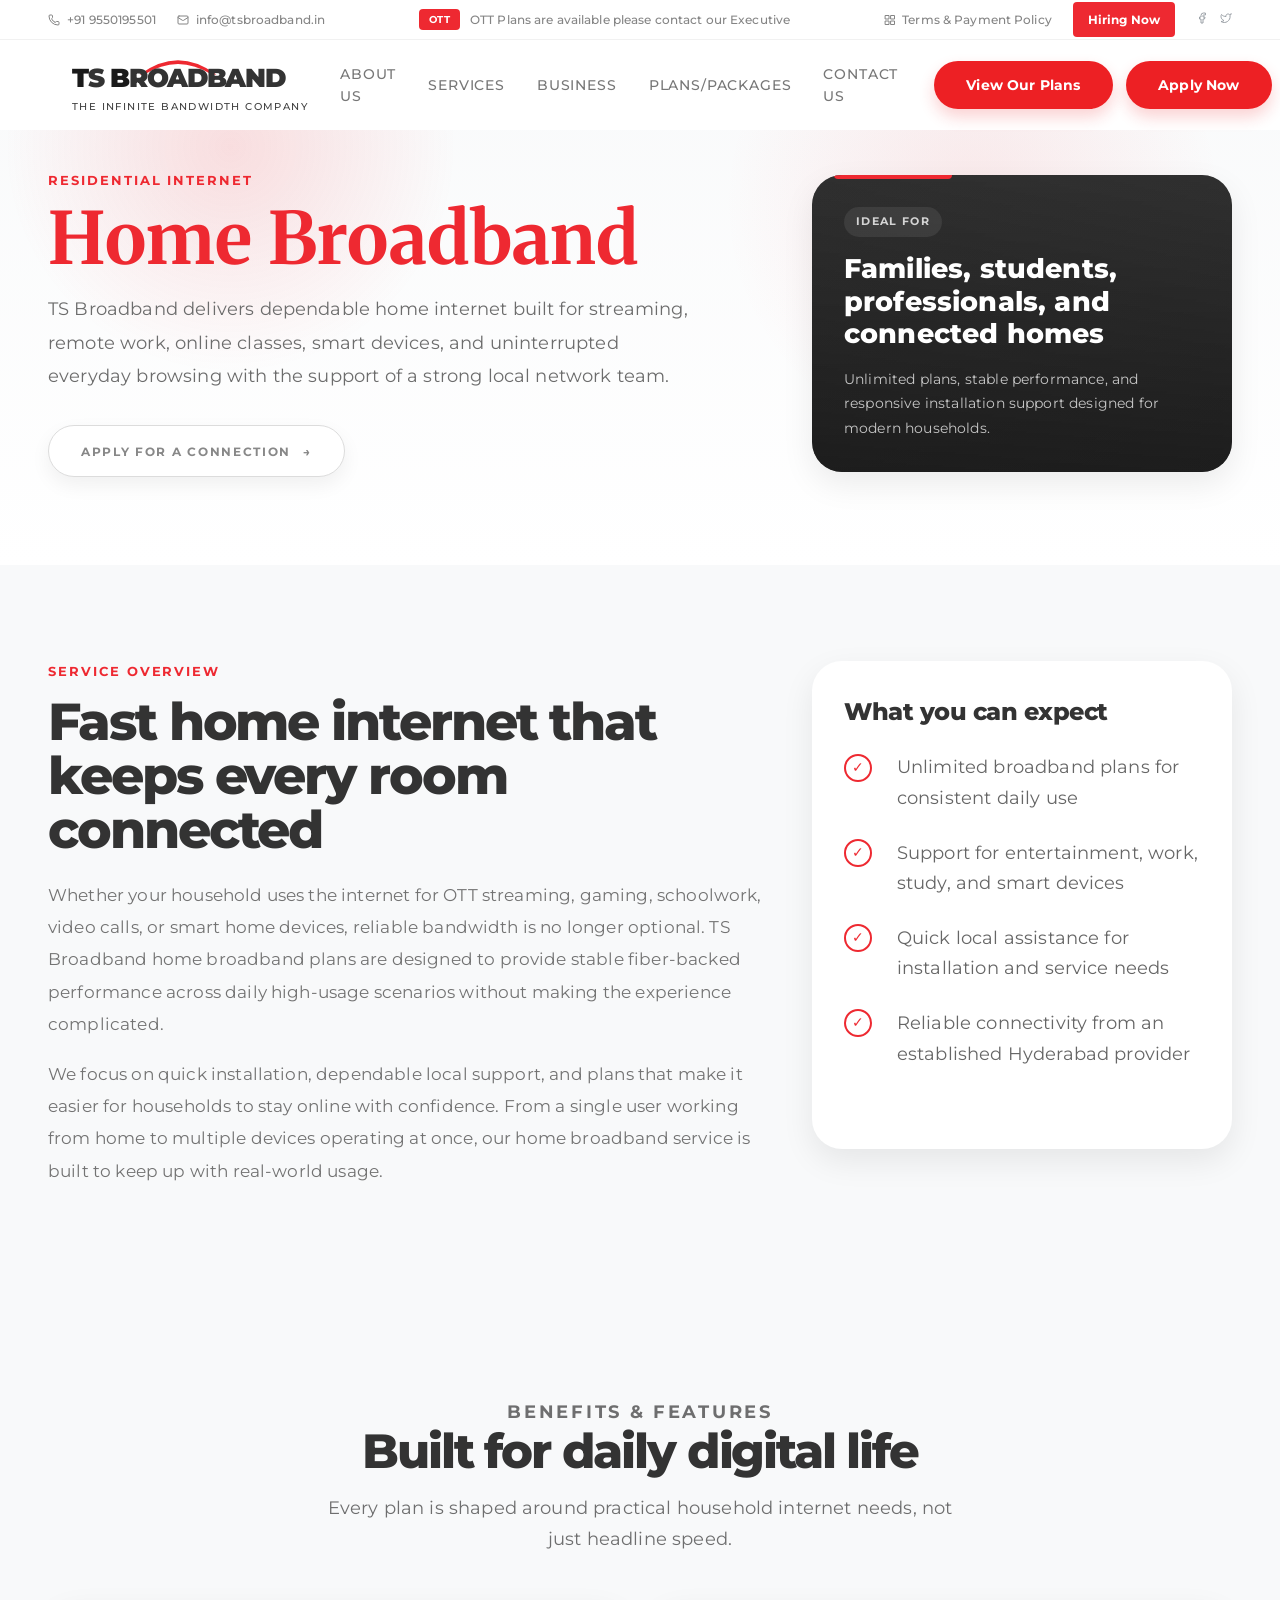
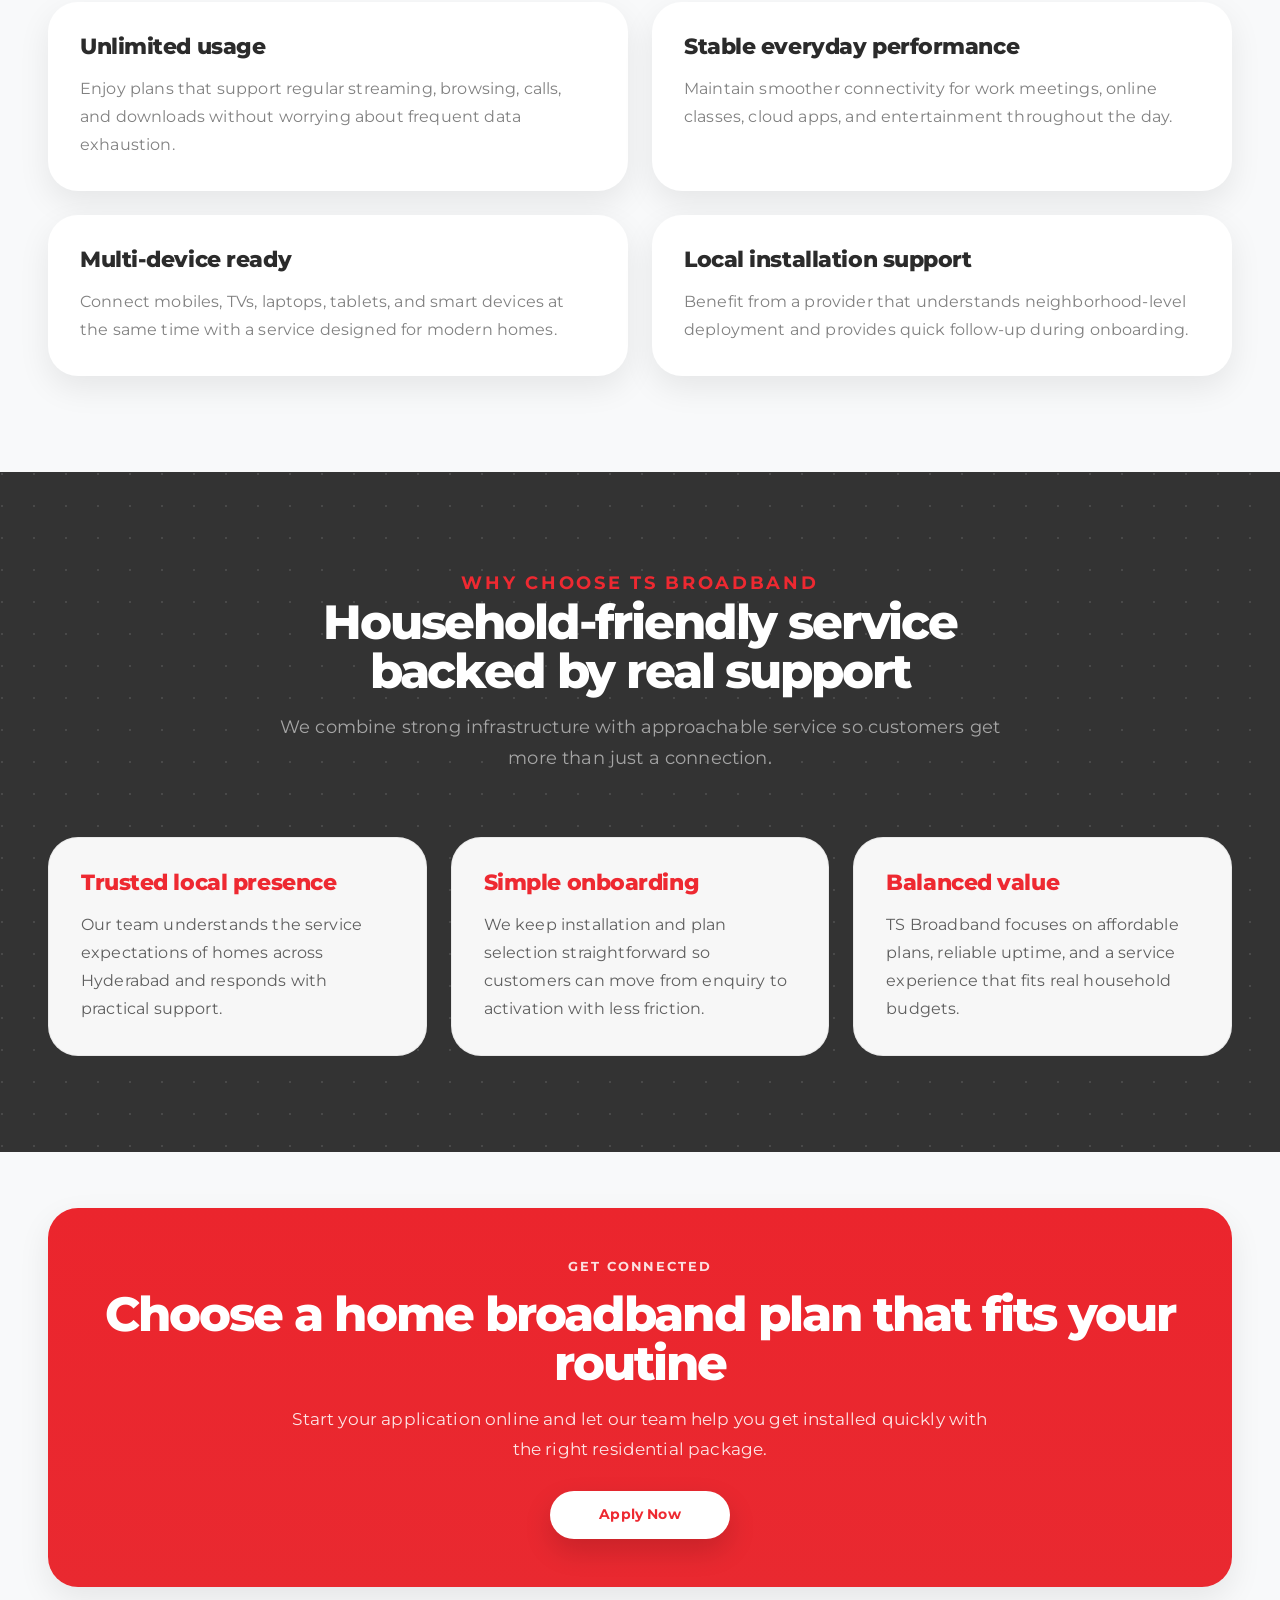
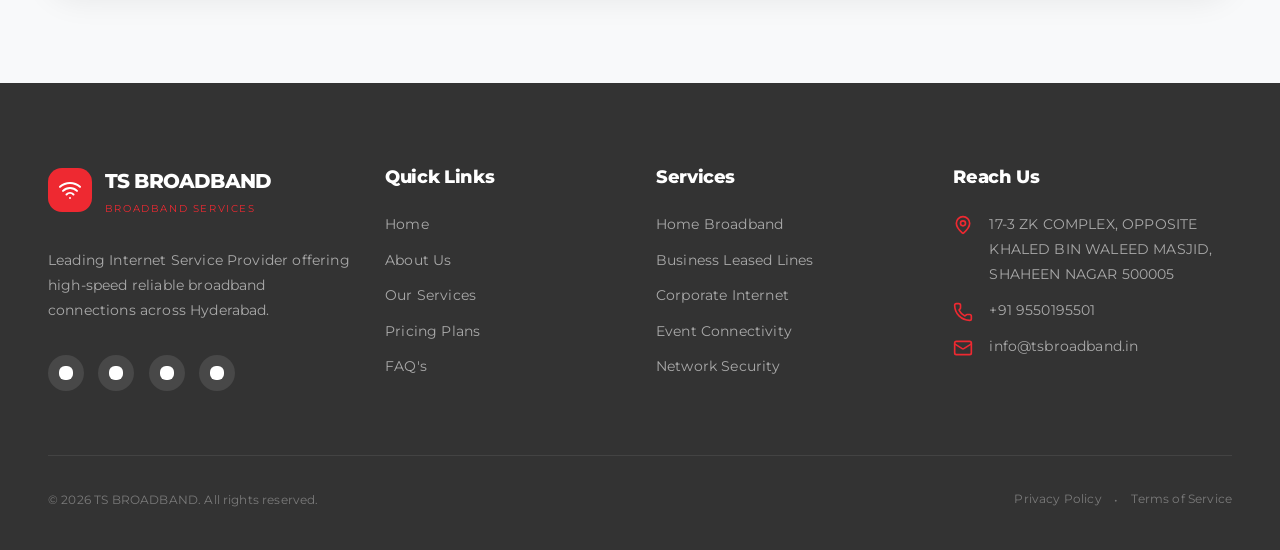
<file: home-broadband.html>
<!DOCTYPE html>
<html lang="en">
<head>
  <meta charset="UTF-8">
  <meta name="viewport" content="width=device-width, initial-scale=1.0">
  <title>Home Broadband | TS Broadband</title>
  <meta name="description" content="Discover TS Broadband home broadband services with reliable fiber connectivity, unlimited plans, and responsive support for homes across Hyderabad.">
  <meta name="keywords" content="TS Broadband home broadband, Hyderabad fiber internet, unlimited home broadband">
  <meta property="og:type" content="website">
  <meta property="og:title" content="Home Broadband | TS Broadband">
  <meta property="og:description" content="Fast and reliable home broadband plans from TS Broadband for work, learning, entertainment, and everyday connectivity.">
  <meta property="og:image" content="images/og-card.svg">
  <meta property="og:url" content="https://tsbroadband.in/home-broadband.html">
  <meta name="twitter:card" content="summary_large_image">
  <meta name="twitter:title" content="Home Broadband | TS Broadband">
  <meta name="twitter:description" content="Fiber-powered home broadband plans with reliable speeds and local support from TS Broadband.">
  <meta name="twitter:image" content="images/og-card.svg">
  <link rel="icon" type="image/svg+xml" href="images/favicon.svg">
  <link rel="preconnect" href="https://fonts.googleapis.com">
  <link rel="preconnect" href="https://fonts.gstatic.com" crossorigin>
  <link href="https://fonts.googleapis.com/css2?family=Montserrat:wght@300;400;500;600;700;800;900&family=Merriweather:wght@400;700;900&display=swap" rel="stylesheet">
  <link rel="stylesheet" href="css/style.css">
</head>
<body>
  <a class="skip-link" href="#main-content">Skip to content</a>

  <header class="site-header" id="top">
    <div class="topbar">
      <div class="container topbar__inner">
        <div class="topbar__group">
          <a class="topbar__link" href="tel:+919550195501">
            <svg viewBox="0 0 24 24" aria-hidden="true"><path d="M13.832 16.568a1 1 0 0 0 1.213-.303l.355-.465A2 2 0 0 1 17 15h3a2 2 0 0 1 2 2v3a2 2 0 0 1-2 2A18 18 0 0 1 2 4a2 2 0 0 1 2-2h3a2 2 0 0 1 2 2v3a2 2 0 0 1-.8 1.6l-.468.351a1 1 0 0 0-.292 1.233 14 14 0 0 0 6.392 6.384"></path></svg>
            <span>+91 9550195501</span>
          </a>
          <a class="topbar__link" href="mailto:info@tsbroadband.in">
            <svg viewBox="0 0 24 24" aria-hidden="true"><path d="m22 7-8.991 5.727a2 2 0 0 1-2.009 0L2 7"></path><rect x="2" y="4" width="20" height="16" rx="2"></rect></svg>
            <span>info@tsbroadband.in</span>
          </a>
        </div>
        <p class="topbar__note"><span>OTT</span> OTT Plans are available please contact our Executive</p>
        <div class="topbar__group topbar__group--end">
          <a class="topbar__policy" href="terms-of-service.html">
            <svg viewBox="0 0 24 24" aria-hidden="true"><path d="M3 3h7v7H3zM14 3h7v7h-7zM14 14h7v7h-7zM3 14h7v7H3z"></path></svg>
            <span>Terms &amp; Payment Policy</span>
          </a>
          <a class="topbar__pill" href="index.html#apply-now">Hiring Now</a>
          <div class="topbar__socials" aria-label="Social links">
            <a href="https://www.facebook.com/" aria-label="Facebook" target="_blank" rel="noopener noreferrer">
              <svg viewBox="0 0 24 24" aria-hidden="true"><path d="M18 2h-3a5 5 0 0 0-5 5v3H7v4h3v8h4v-8h3l1-4h-4V7a1 1 0 0 1 1-1h3z"></path></svg>
            </a>
            <a href="https://x.com/" aria-label="Twitter" target="_blank" rel="noopener noreferrer">
              <svg viewBox="0 0 24 24" aria-hidden="true"><path d="M22 4s-.7 2.1-2 3.4c1.6 10-9.4 17.3-18 11.6 2.2.1 4.4-.6 6-2C3 15.5.5 9.6 3 5c2.2 2.6 5.6 4.1 9 4-.9-4.2 4-6.6 7-3.8 1.1 0 3-1.2 3-1.2z"></path></svg>
            </a>
          </div>
        </div>
      </div>
    </div>

    <div class="nav-shell">
      <div class="container nav-shell__inner">
        <a class="brand" href="index.html" aria-label="TS Broadband home">
          <span class="brand__lockup">
            <span class="brand__logo-text">T<span>S</span> B<span>ROADBAND</span></span>
            <svg class="brand__arc" viewBox="0 0 100 20" fill="currentColor" aria-hidden="true">
              <path d="M10,20 Q50,-10 90,20 L85,20 Q50,-2 15,20 Z"></path>
            </svg>
          </span>
          <span class="brand__tagline">THE INFINITE BANDWIDTH COMPANY</span>
        </a>

        <button class="menu-toggle" type="button" aria-expanded="false" aria-controls="site-menu">
          <span></span>
          <span></span>
          <span></span>
          <span class="sr-only">Toggle navigation</span>
        </button>

        <div class="site-nav-wrap">
          <nav class="site-nav" id="site-menu" aria-label="Primary navigation">
            <a href="index.html#about">ABOUT US</a>
            <a href="index.html#services">SERVICES</a>
            <a href="index.html#business">BUSINESS</a>
            <a href="index.html#plans">PLANS/PACKAGES</a>
            <a href="index.html#contact">CONTACT US</a>
            <a class="button button--nav-mobile" href="index.html#plans">View Our Plans</a>
            <a class="button button--nav-mobile" href="index.html#apply-now">Apply Now</a>
          </nav>
          <div class="nav-actions">
            <a class="button button--nav" href="index.html#plans">View Our Plans</a>
            <a class="button button--nav" href="index.html#apply-now">Apply Now</a>
          </div>
        </div>
      </div>
    </div>
  </header>

  <main id="main-content">
    <section class="inner-hero">
      <div class="inner-hero__backdrop"></div>
      <div class="container inner-hero__grid">
        <div class="inner-hero__content reveal">
          <p class="eyebrow">Residential Internet</p>
          <h1>Home Broadband</h1>
          <p>TS Broadband delivers dependable home internet built for streaming, remote work, online classes, smart devices, and uninterrupted everyday browsing with the support of a strong local network team.</p>
          <a class="button button--hero-secondary" href="index.html#apply-now">Apply for a Connection <span aria-hidden="true">→</span></a>
        </div>
        <aside class="detail-highlight detail-highlight--home reveal reveal-delay">
          <div class="detail-highlight__carousel" aria-hidden="true">
            <span class="detail-highlight__slide"></span>
            <span class="detail-highlight__slide"></span>
            <span class="detail-highlight__slide"></span>
          </div>
          <span class="detail-highlight__label">Ideal For</span>
          <strong>Families, students, professionals, and connected homes</strong>
          <p>Unlimited plans, stable performance, and responsive installation support designed for modern households.</p>
        </aside>
      </div>
    </section>

    <section class="detail-section detail-section--intro">
      <div class="container detail-layout">
        <article class="detail-article reveal">
          <p class="eyebrow">Service Overview</p>
          <h2>Fast home internet that keeps every room connected</h2>
          <p>Whether your household uses the internet for OTT streaming, gaming, schoolwork, video calls, or smart home devices, reliable bandwidth is no longer optional. TS Broadband home broadband plans are designed to provide stable fiber-backed performance across daily high-usage scenarios without making the experience complicated.</p>
          <p>We focus on quick installation, dependable local support, and plans that make it easier for households to stay online with confidence. From a single user working from home to multiple devices operating at once, our home broadband service is built to keep up with real-world usage.</p>
        </article>

        <div class="detail-sidecard reveal reveal-delay">
          <h3>What you can expect</h3>
          <ul class="check-list">
            <li>Unlimited broadband plans for consistent daily use</li>
            <li>Support for entertainment, work, study, and smart devices</li>
            <li>Quick local assistance for installation and service needs</li>
            <li>Reliable connectivity from an established Hyderabad provider</li>
          </ul>
        </div>
      </div>
    </section>

    <section class="detail-section detail-section--light">
      <div class="container">
        <div class="section-heading reveal">
          <p class="eyebrow">Benefits &amp; Features</p>
          <h2>Built for daily digital life</h2>
          <p>Every plan is shaped around practical household internet needs, not just headline speed.</p>
        </div>

        <div class="feature-grid">
          <article class="detail-card reveal">
            <h3>Unlimited usage</h3>
            <p>Enjoy plans that support regular streaming, browsing, calls, and downloads without worrying about frequent data exhaustion.</p>
          </article>
          <article class="detail-card reveal">
            <h3>Stable everyday performance</h3>
            <p>Maintain smoother connectivity for work meetings, online classes, cloud apps, and entertainment throughout the day.</p>
          </article>
          <article class="detail-card reveal">
            <h3>Multi-device ready</h3>
            <p>Connect mobiles, TVs, laptops, tablets, and smart devices at the same time with a service designed for modern homes.</p>
          </article>
          <article class="detail-card reveal">
            <h3>Local installation support</h3>
            <p>Benefit from a provider that understands neighborhood-level deployment and provides quick follow-up during onboarding.</p>
          </article>
        </div>
      </div>
    </section>

    <section class="detail-section detail-section--dark detail-section--dark-home">
      <div class="detail-section__carousel" aria-hidden="true">
        <span class="detail-section__slide"></span>
        <span class="detail-section__slide"></span>
        <span class="detail-section__slide"></span>
      </div>
      <div class="container">
        <div class="section-heading section-heading--pricing reveal">
          <p class="eyebrow">Why Choose TS Broadband</p>
          <h2>Household-friendly service backed by real support</h2>
          <p>We combine strong infrastructure with approachable service so customers get more than just a connection.</p>
        </div>

        <div class="reason-grid">
          <article class="reason-card reveal">
            <h3>Trusted local presence</h3>
            <p>Our team understands the service expectations of homes across Hyderabad and responds with practical support.</p>
          </article>
          <article class="reason-card reveal">
            <h3>Simple onboarding</h3>
            <p>We keep installation and plan selection straightforward so customers can move from enquiry to activation with less friction.</p>
          </article>
          <article class="reason-card reveal">
            <h3>Balanced value</h3>
            <p>TS Broadband focuses on affordable plans, reliable uptime, and a service experience that fits real household budgets.</p>
          </article>
        </div>
      </div>
    </section>

    <section class="detail-cta">
      <div class="container">
        <div class="detail-cta__panel reveal">
          <p class="eyebrow">Get Connected</p>
          <h2>Choose a home broadband plan that fits your routine</h2>
          <p>Start your application online and let our team help you get installed quickly with the right residential package.</p>
          <a class="button button--primary" href="index.html#apply-now">Apply Now</a>
        </div>
      </div>
    </section>
  </main>

  <footer class="site-footer" id="contact">
    <div class="container footer-grid">
      <div class="footer-brand">
        <a class="footer-brand__identity" href="index.html#top">
          <span class="footer-brand__icon" aria-hidden="true">
            <svg viewBox="0 0 24 24"><path d="M12 20h.01"></path><path d="M2 8.82a15 15 0 0 1 20 0"></path><path d="M5 12.859a10 10 0 0 1 14 0"></path><path d="M8.5 16.429a5 5 0 0 1 7 0"></path></svg>
          </span>
          <span>
            <span class="footer-brand__title">TS BROADBAND</span>
            <span class="footer-brand__subtitle">BROADBAND SERVICES</span>
          </span>
        </a>
        <p>Leading Internet Service Provider offering high-speed reliable broadband connections across Hyderabad.</p>
        <div class="footer-socials" aria-label="Social links">
          <a href="https://www.facebook.com/" aria-label="Facebook" target="_blank" rel="noopener noreferrer"><span></span></a>
          <a href="https://x.com/" aria-label="Twitter" target="_blank" rel="noopener noreferrer"><span></span></a>
          <a href="https://www.instagram.com/" aria-label="Instagram" target="_blank" rel="noopener noreferrer"><span></span></a>
          <a href="https://www.linkedin.com/" aria-label="LinkedIn" target="_blank" rel="noopener noreferrer"><span></span></a>
        </div>
      </div>

      <div>
        <h3>Quick Links</h3>
        <ul>
          <li><a href="index.html">Home</a></li>
          <li><a href="index.html#about">About Us</a></li>
          <li><a href="index.html#services">Our Services</a></li>
          <li><a href="index.html#plans">Pricing Plans</a></li>
          <li><a href="index.html#contact-form">FAQ's</a></li>
        </ul>
      </div>

      <div>
        <h3>Services</h3>
        <ul>
          <li><a href="home-broadband.html">Home Broadband</a></li>
          <li><a href="business-leased-lines.html">Business Leased Lines</a></li>
          <li><a href="corporate-internet.html">Corporate Internet</a></li>
          <li><a href="event-connectivity.html">Event Connectivity</a></li>
          <li><a href="network-security.html">Network Security</a></li>
        </ul>
      </div>

      <div>
        <h3>Reach Us</h3>
        <ul class="footer-contact">
          <li>
            <svg viewBox="0 0 24 24" aria-hidden="true"><path d="M20 10c0 4.993-5.539 10.193-7.399 11.799a1 1 0 0 1-1.202 0C9.539 20.193 4 14.993 4 10a8 8 0 0 1 16 0"></path><circle cx="12" cy="10" r="3"></circle></svg>
            <span>17-3 ZK COMPLEX, OPPOSITE KHALED BIN WALEED MASJID, SHAHEEN NAGAR 500005</span>
          </li>
          <li>
            <svg viewBox="0 0 24 24" aria-hidden="true"><path d="M13.832 16.568a1 1 0 0 0 1.213-.303l.355-.465A2 2 0 0 1 17 15h3a2 2 0 0 1 2 2v3a2 2 0 0 1-2 2A18 18 0 0 1 2 4a2 2 0 0 1 2-2h3a2 2 0 0 1 2 2v3a2 2 0 0 1-.8 1.6l-.468.351a1 1 0 0 0-.292 1.233 14 14 0 0 0 6.392 6.384"></path></svg>
            <a href="tel:+919550195501">+91 9550195501</a>
          </li>
          <li>
            <svg viewBox="0 0 24 24" aria-hidden="true"><path d="m22 7-8.991 5.727a2 2 0 0 1-2.009 0L2 7"></path><rect x="2" y="4" width="20" height="16" rx="2"></rect></svg>
            <a href="mailto:info@tsbroadband.in">info@tsbroadband.in</a>
          </li>
        </ul>
      </div>
    </div>

    <div class="container footer-bottom">
      <p>&copy; <span id="year"></span> TS BROADBAND. All rights reserved.</p>
      <div>
        <a href="privacy-policy.html">Privacy Policy</a>
        <span>•</span>
        <a href="terms-of-service.html">Terms of Service</a>
      </div>
    </div>
  </footer>

  <script src="js/script.js"></script>
</body>
</html>
</file>
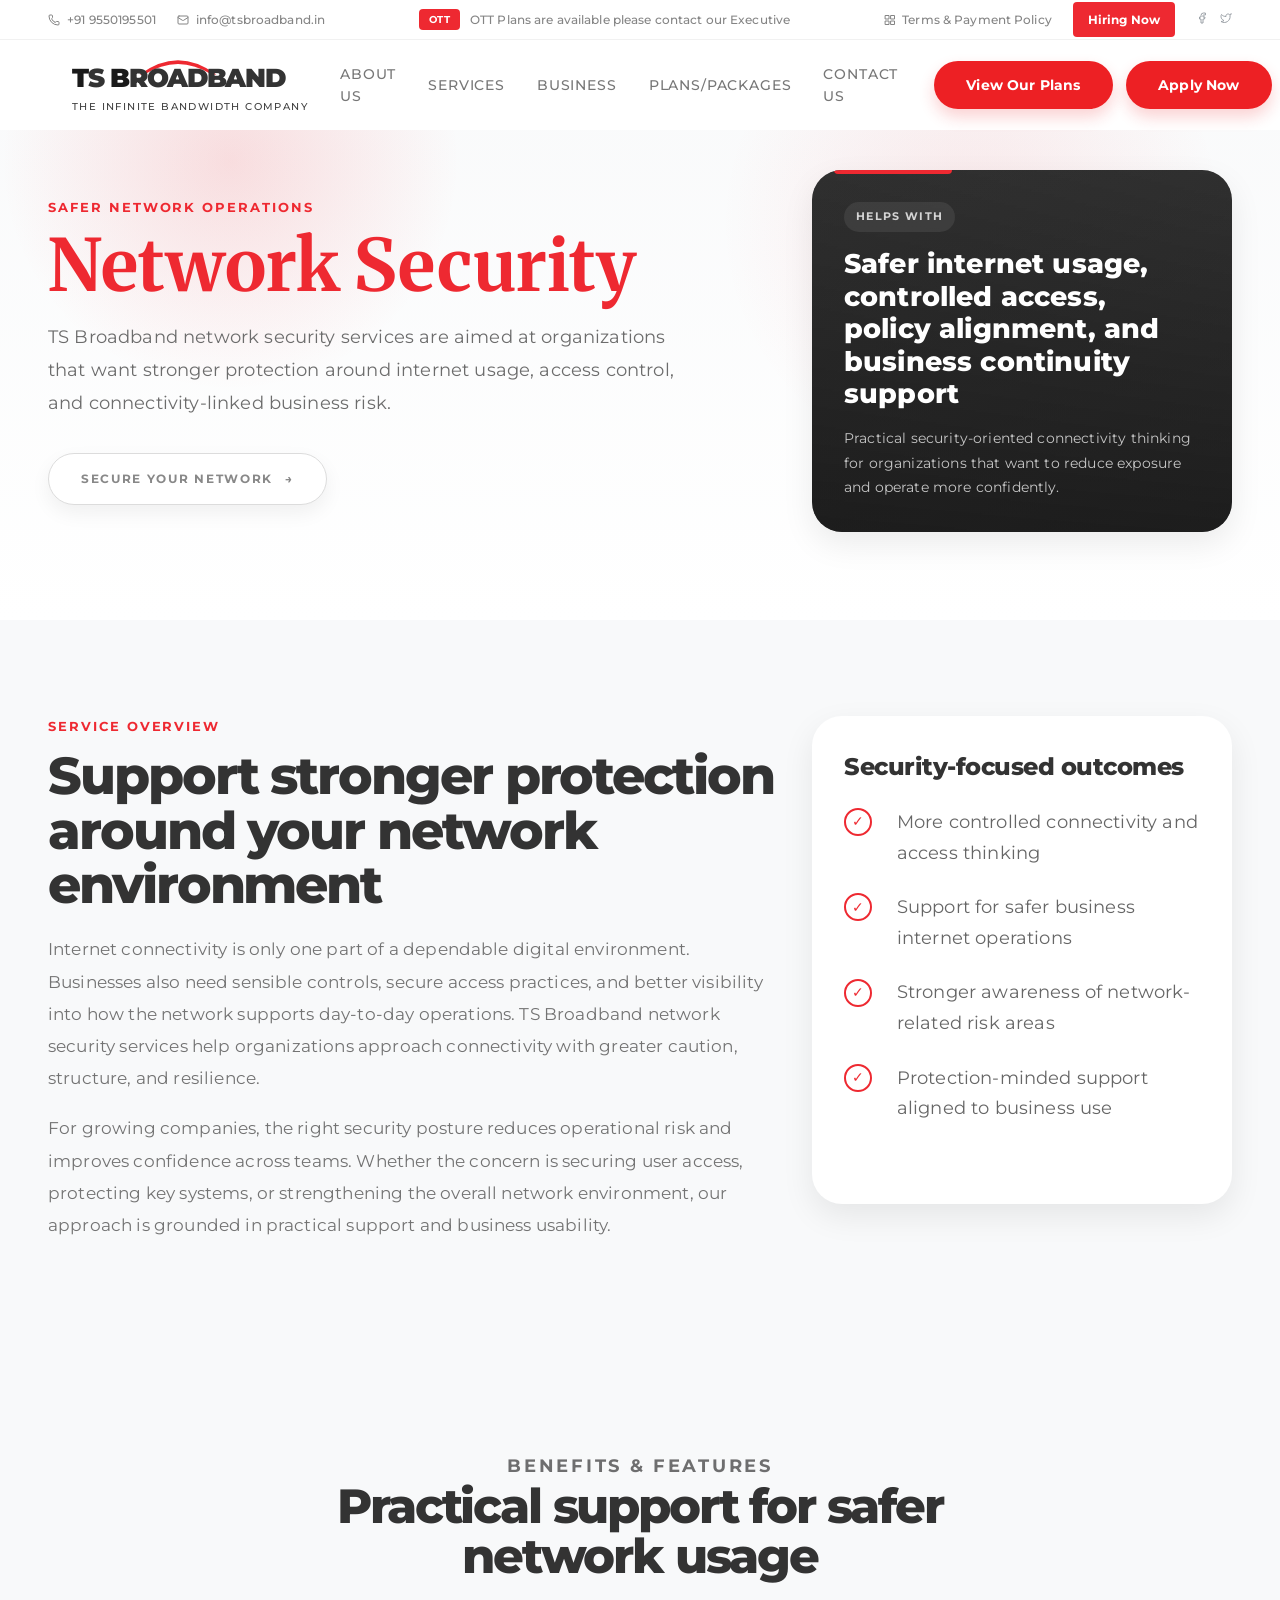
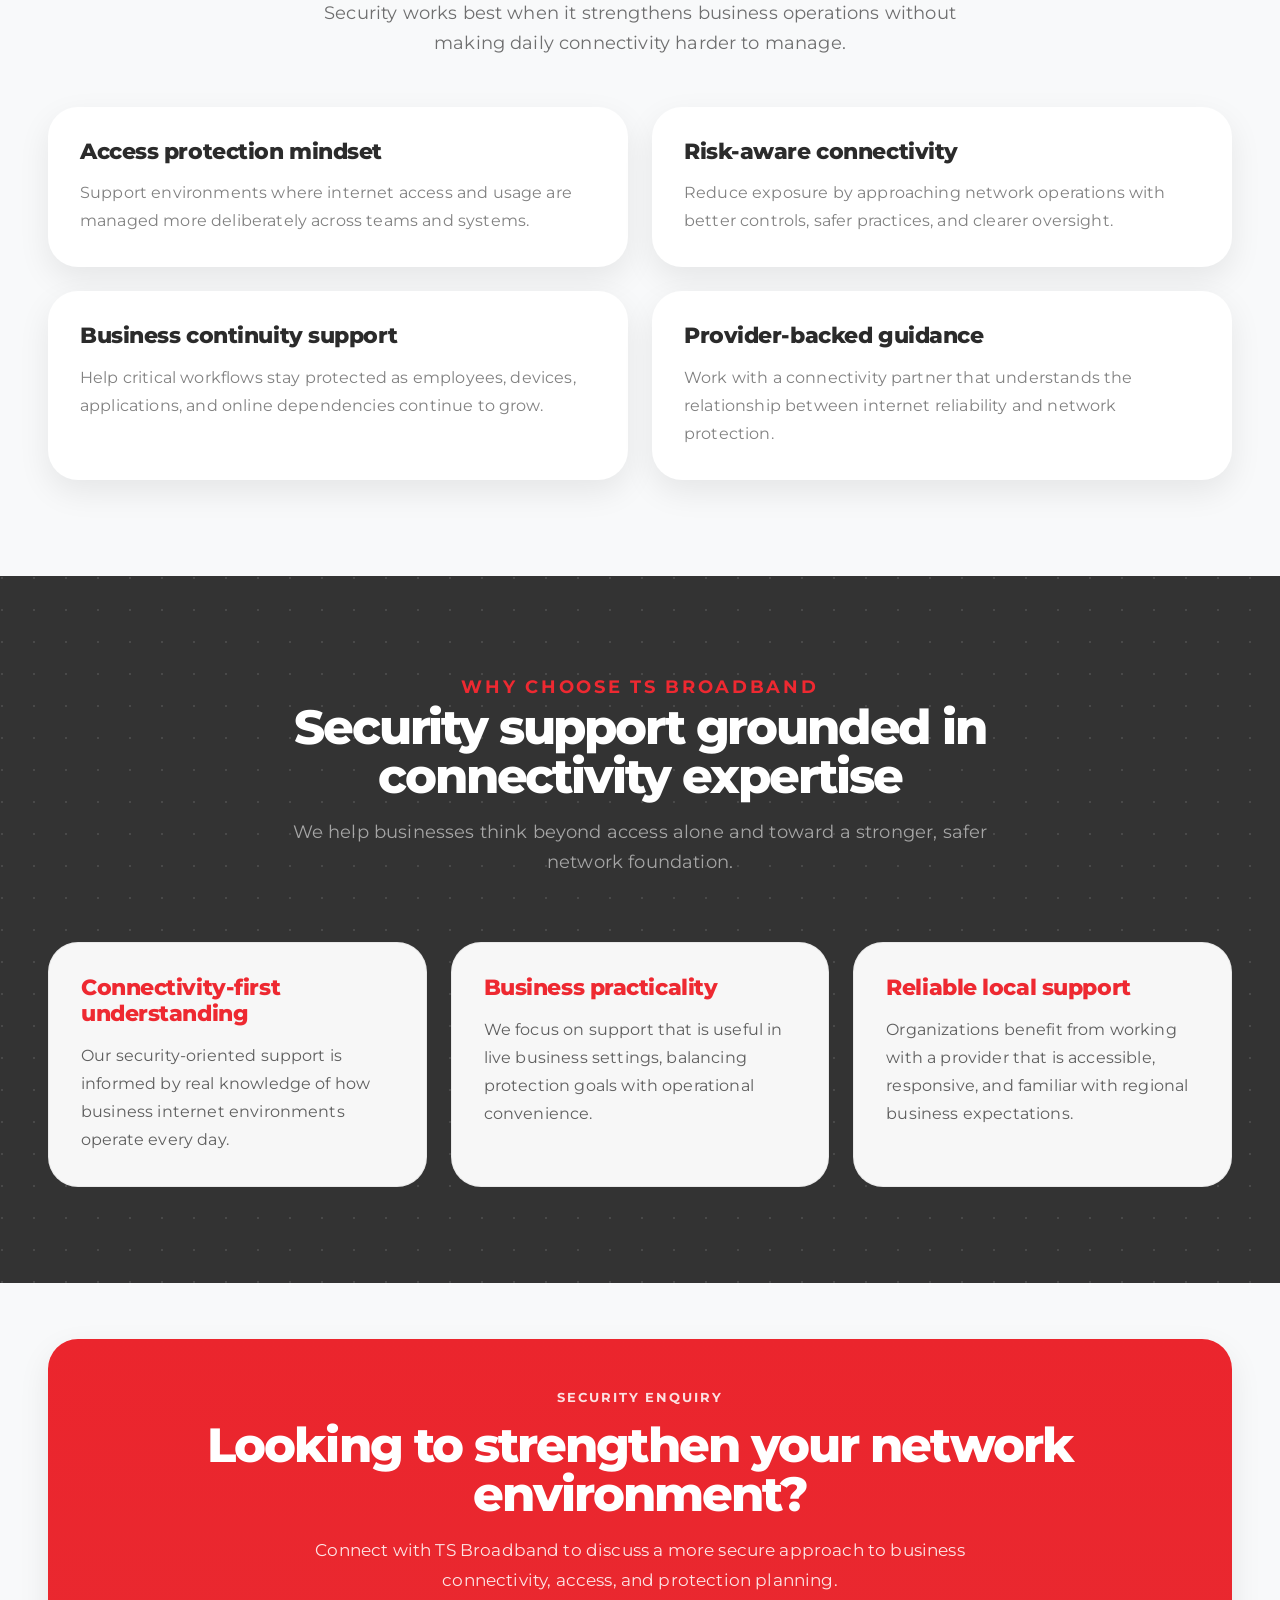
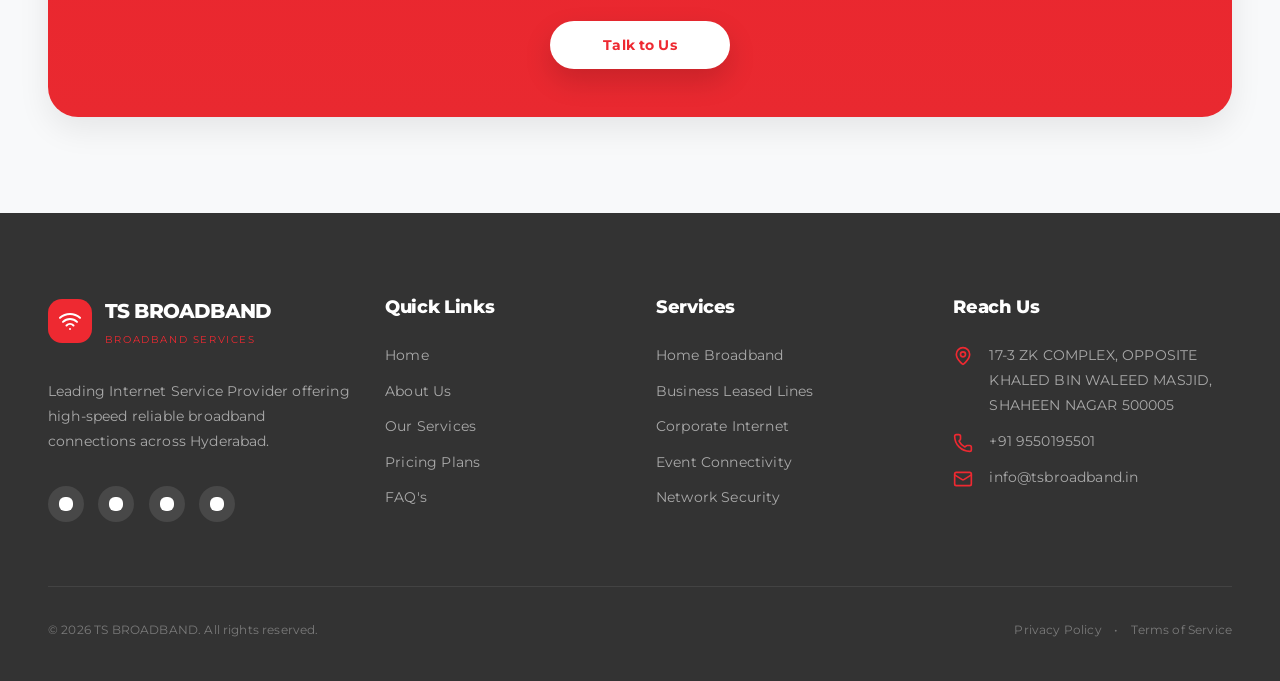
<file: network-security.html>
<!DOCTYPE html>
<html lang="en">
<head>
  <meta charset="UTF-8">
  <meta name="viewport" content="width=device-width, initial-scale=1.0">
  <title>Network Security | TS Broadband</title>
  <meta name="description" content="TS Broadband network security services help protect business connectivity with practical safeguards, secure access support, and dependable monitoring-oriented thinking.">
  <meta name="keywords" content="network security Hyderabad, secure internet TS Broadband, business security connectivity">
  <meta property="og:type" content="website">
  <meta property="og:title" content="Network Security | TS Broadband">
  <meta property="og:description" content="Connectivity-backed network security support for businesses that need safer internet operations and stronger digital resilience.">
  <meta property="og:image" content="images/og-card.svg">
  <meta property="og:url" content="https://tsbroadband.in/network-security.html">
  <meta name="twitter:card" content="summary_large_image">
  <meta name="twitter:title" content="Network Security | TS Broadband">
  <meta name="twitter:description" content="Network security support and connectivity-aware protection thinking for business environments.">
  <meta name="twitter:image" content="images/og-card.svg">
  <link rel="icon" type="image/svg+xml" href="images/favicon.svg">
  <link rel="preconnect" href="https://fonts.googleapis.com">
  <link rel="preconnect" href="https://fonts.gstatic.com" crossorigin>
  <link href="https://fonts.googleapis.com/css2?family=Montserrat:wght@300;400;500;600;700;800;900&family=Merriweather:wght@400;700;900&display=swap" rel="stylesheet">
  <link rel="stylesheet" href="css/style.css">
</head>
<body>
  <a class="skip-link" href="#main-content">Skip to content</a>
  <header class="site-header" id="top">
    <div class="topbar">
      <div class="container topbar__inner">
        <div class="topbar__group">
          <a class="topbar__link" href="tel:+919550195501"><svg viewBox="0 0 24 24" aria-hidden="true"><path d="M13.832 16.568a1 1 0 0 0 1.213-.303l.355-.465A2 2 0 0 1 17 15h3a2 2 0 0 1 2 2v3a2 2 0 0 1-2 2A18 18 0 0 1 2 4a2 2 0 0 1 2-2h3a2 2 0 0 1 2 2v3a2 2 0 0 1-.8 1.6l-.468.351a1 1 0 0 0-.292 1.233 14 14 0 0 0 6.392 6.384"></path></svg><span>+91 9550195501</span></a>
          <a class="topbar__link" href="mailto:info@tsbroadband.in"><svg viewBox="0 0 24 24" aria-hidden="true"><path d="m22 7-8.991 5.727a2 2 0 0 1-2.009 0L2 7"></path><rect x="2" y="4" width="20" height="16" rx="2"></rect></svg><span>info@tsbroadband.in</span></a>
        </div>
        <p class="topbar__note"><span>OTT</span> OTT Plans are available please contact our Executive</p>
        <div class="topbar__group topbar__group--end">
          <a class="topbar__policy" href="terms-of-service.html"><svg viewBox="0 0 24 24" aria-hidden="true"><path d="M3 3h7v7H3zM14 3h7v7h-7zM14 14h7v7h-7zM3 14h7v7H3z"></path></svg><span>Terms &amp; Payment Policy</span></a>
          <a class="topbar__pill" href="index.html#apply-now">Hiring Now</a>
          <div class="topbar__socials" aria-label="Social links"><a href="https://www.facebook.com/" aria-label="Facebook" target="_blank" rel="noopener noreferrer"><svg viewBox="0 0 24 24" aria-hidden="true"><path d="M18 2h-3a5 5 0 0 0-5 5v3H7v4h3v8h4v-8h3l1-4h-4V7a1 1 0 0 1 1-1h3z"></path></svg></a><a href="https://x.com/" aria-label="Twitter" target="_blank" rel="noopener noreferrer"><svg viewBox="0 0 24 24" aria-hidden="true"><path d="M22 4s-.7 2.1-2 3.4c1.6 10-9.4 17.3-18 11.6 2.2.1 4.4-.6 6-2C3 15.5.5 9.6 3 5c2.2 2.6 5.6 4.1 9 4-.9-4.2 4-6.6 7-3.8 1.1 0 3-1.2 3-1.2z"></path></svg></a></div>
        </div>
      </div>
    </div>
    <div class="nav-shell">
      <div class="container nav-shell__inner">
        <a class="brand" href="index.html" aria-label="TS Broadband home"><span class="brand__lockup"><span class="brand__logo-text">T<span>S</span> B<span>ROADBAND</span></span><svg class="brand__arc" viewBox="0 0 100 20" fill="currentColor" aria-hidden="true"><path d="M10,20 Q50,-10 90,20 L85,20 Q50,-2 15,20 Z"></path></svg></span><span class="brand__tagline">THE INFINITE BANDWIDTH COMPANY</span></a>
        <button class="menu-toggle" type="button" aria-expanded="false" aria-controls="site-menu"><span></span><span></span><span></span><span class="sr-only">Toggle navigation</span></button>
        <div class="site-nav-wrap">
          <nav class="site-nav" id="site-menu" aria-label="Primary navigation">
            <a href="index.html#about">ABOUT US</a>
            <a href="index.html#services">SERVICES</a>
            <a href="index.html#business">BUSINESS</a>
            <a href="index.html#plans">PLANS/PACKAGES</a>
            <a href="index.html#contact">CONTACT US</a>
            <a class="button button--nav-mobile" href="index.html#plans">View Our Plans</a>
            <a class="button button--nav-mobile" href="index.html#apply-now">Apply Now</a>
          </nav>
          <div class="nav-actions">
            <a class="button button--nav" href="index.html#plans">View Our Plans</a>
            <a class="button button--nav" href="index.html#apply-now">Apply Now</a>
          </div>
        </div>
      </div>
    </div>
  </header>
  <main id="main-content">
    <section class="inner-hero">
      <div class="inner-hero__backdrop"></div>
      <div class="container inner-hero__grid">
        <div class="inner-hero__content reveal">
          <p class="eyebrow">Safer Network Operations</p>
          <h1>Network Security</h1>
          <p>TS Broadband network security services are aimed at organizations that want stronger protection around internet usage, access control, and connectivity-linked business risk.</p>
          <a class="button button--hero-secondary" href="index.html#apply-now">Secure Your Network <span aria-hidden="true">→</span></a>
        </div>
        <aside class="detail-highlight detail-highlight--security reveal reveal-delay">
          <div class="detail-highlight__carousel" aria-hidden="true">
            <span class="detail-highlight__slide"></span>
            <span class="detail-highlight__slide"></span>
            <span class="detail-highlight__slide"></span>
          </div>
          <span class="detail-highlight__label">Helps With</span>
          <strong>Safer internet usage, controlled access, policy alignment, and business continuity support</strong>
          <p>Practical security-oriented connectivity thinking for organizations that want to reduce exposure and operate more confidently.</p>
        </aside>
      </div>
    </section>

    <section class="detail-section detail-section--intro">
      <div class="container detail-layout">
        <article class="detail-article reveal">
          <p class="eyebrow">Service Overview</p>
          <h2>Support stronger protection around your network environment</h2>
          <p>Internet connectivity is only one part of a dependable digital environment. Businesses also need sensible controls, secure access practices, and better visibility into how the network supports day-to-day operations. TS Broadband network security services help organizations approach connectivity with greater caution, structure, and resilience.</p>
          <p>For growing companies, the right security posture reduces operational risk and improves confidence across teams. Whether the concern is securing user access, protecting key systems, or strengthening the overall network environment, our approach is grounded in practical support and business usability.</p>
        </article>
        <div class="detail-sidecard reveal reveal-delay">
          <h3>Security-focused outcomes</h3>
          <ul class="check-list">
            <li>More controlled connectivity and access thinking</li>
            <li>Support for safer business internet operations</li>
            <li>Stronger awareness of network-related risk areas</li>
            <li>Protection-minded support aligned to business use</li>
          </ul>
        </div>
      </div>
    </section>

    <section class="detail-section detail-section--light">
      <div class="container">
        <div class="section-heading reveal">
          <p class="eyebrow">Benefits &amp; Features</p>
          <h2>Practical support for safer network usage</h2>
          <p>Security works best when it strengthens business operations without making daily connectivity harder to manage.</p>
        </div>
        <div class="feature-grid">
          <article class="detail-card reveal">
            <h3>Access protection mindset</h3>
            <p>Support environments where internet access and usage are managed more deliberately across teams and systems.</p>
          </article>
          <article class="detail-card reveal">
            <h3>Risk-aware connectivity</h3>
            <p>Reduce exposure by approaching network operations with better controls, safer practices, and clearer oversight.</p>
          </article>
          <article class="detail-card reveal">
            <h3>Business continuity support</h3>
            <p>Help critical workflows stay protected as employees, devices, applications, and online dependencies continue to grow.</p>
          </article>
          <article class="detail-card reveal">
            <h3>Provider-backed guidance</h3>
            <p>Work with a connectivity partner that understands the relationship between internet reliability and network protection.</p>
          </article>
        </div>
      </div>
    </section>

    <section class="detail-section detail-section--dark detail-section--dark-security">
      <div class="detail-section__carousel" aria-hidden="true">
        <span class="detail-section__slide"></span>
        <span class="detail-section__slide"></span>
        <span class="detail-section__slide"></span>
      </div>
      <div class="container">
        <div class="section-heading section-heading--pricing reveal">
          <p class="eyebrow">Why Choose TS Broadband</p>
          <h2>Security support grounded in connectivity expertise</h2>
          <p>We help businesses think beyond access alone and toward a stronger, safer network foundation.</p>
        </div>
        <div class="reason-grid">
          <article class="reason-card reveal">
            <h3>Connectivity-first understanding</h3>
            <p>Our security-oriented support is informed by real knowledge of how business internet environments operate every day.</p>
          </article>
          <article class="reason-card reveal">
            <h3>Business practicality</h3>
            <p>We focus on support that is useful in live business settings, balancing protection goals with operational convenience.</p>
          </article>
          <article class="reason-card reveal">
            <h3>Reliable local support</h3>
            <p>Organizations benefit from working with a provider that is accessible, responsive, and familiar with regional business expectations.</p>
          </article>
        </div>
      </div>
    </section>

    <section class="detail-cta">
      <div class="container">
        <div class="detail-cta__panel reveal">
          <p class="eyebrow">Security Enquiry</p>
          <h2>Looking to strengthen your network environment?</h2>
          <p>Connect with TS Broadband to discuss a more secure approach to business connectivity, access, and protection planning.</p>
          <a class="button button--primary" href="index.html#apply-now">Talk to Us</a>
        </div>
      </div>
    </section>
  </main>
  <footer class="site-footer" id="contact">
    <div class="container footer-grid">
      <div class="footer-brand">
        <a class="footer-brand__identity" href="index.html#top"><span class="footer-brand__icon" aria-hidden="true"><svg viewBox="0 0 24 24"><path d="M12 20h.01"></path><path d="M2 8.82a15 15 0 0 1 20 0"></path><path d="M5 12.859a10 10 0 0 1 14 0"></path><path d="M8.5 16.429a5 5 0 0 1 7 0"></path></svg></span><span><span class="footer-brand__title">TS BROADBAND</span><span class="footer-brand__subtitle">BROADBAND SERVICES</span></span></a>
        <p>Leading Internet Service Provider offering high-speed reliable broadband connections across Hyderabad.</p>
        <div class="footer-socials" aria-label="Social links"><a href="https://www.facebook.com/" aria-label="Facebook" target="_blank" rel="noopener noreferrer"><span></span></a><a href="https://x.com/" aria-label="Twitter" target="_blank" rel="noopener noreferrer"><span></span></a><a href="https://www.instagram.com/" aria-label="Instagram" target="_blank" rel="noopener noreferrer"><span></span></a><a href="https://www.linkedin.com/" aria-label="LinkedIn" target="_blank" rel="noopener noreferrer"><span></span></a></div>
      </div>
      <div><h3>Quick Links</h3><ul><li><a href="index.html">Home</a></li><li><a href="index.html#about">About Us</a></li><li><a href="index.html#services">Our Services</a></li><li><a href="index.html#plans">Pricing Plans</a></li><li><a href="index.html#contact-form">FAQ's</a></li></ul></div>
      <div><h3>Services</h3><ul><li><a href="home-broadband.html">Home Broadband</a></li><li><a href="business-leased-lines.html">Business Leased Lines</a></li><li><a href="corporate-internet.html">Corporate Internet</a></li><li><a href="event-connectivity.html">Event Connectivity</a></li><li><a href="network-security.html">Network Security</a></li></ul></div>
      <div><h3>Reach Us</h3><ul class="footer-contact"><li><svg viewBox="0 0 24 24" aria-hidden="true"><path d="M20 10c0 4.993-5.539 10.193-7.399 11.799a1 1 0 0 1-1.202 0C9.539 20.193 4 14.993 4 10a8 8 0 0 1 16 0"></path><circle cx="12" cy="10" r="3"></circle></svg><span>17-3 ZK COMPLEX, OPPOSITE KHALED BIN WALEED MASJID, SHAHEEN NAGAR 500005</span></li><li><svg viewBox="0 0 24 24" aria-hidden="true"><path d="M13.832 16.568a1 1 0 0 0 1.213-.303l.355-.465A2 2 0 0 1 17 15h3a2 2 0 0 1 2 2v3a2 2 0 0 1-2 2A18 18 0 0 1 2 4a2 2 0 0 1 2-2h3a2 2 0 0 1 2 2v3a2 2 0 0 1-.8 1.6l-.468.351a1 1 0 0 0-.292 1.233 14 14 0 0 0 6.392 6.384"></path></svg><a href="tel:+919550195501">+91 9550195501</a></li><li><svg viewBox="0 0 24 24" aria-hidden="true"><path d="m22 7-8.991 5.727a2 2 0 0 1-2.009 0L2 7"></path><rect x="2" y="4" width="20" height="16" rx="2"></rect></svg><a href="mailto:info@tsbroadband.in">info@tsbroadband.in</a></li></ul></div>
    </div>
    <div class="container footer-bottom"><p>&copy; <span id="year"></span> TS BROADBAND. All rights reserved.</p><div><a href="privacy-policy.html">Privacy Policy</a><span>•</span><a href="terms-of-service.html">Terms of Service</a></div></div>
  </footer>
  <script src="js/script.js"></script>
</body>
</html>
</file>
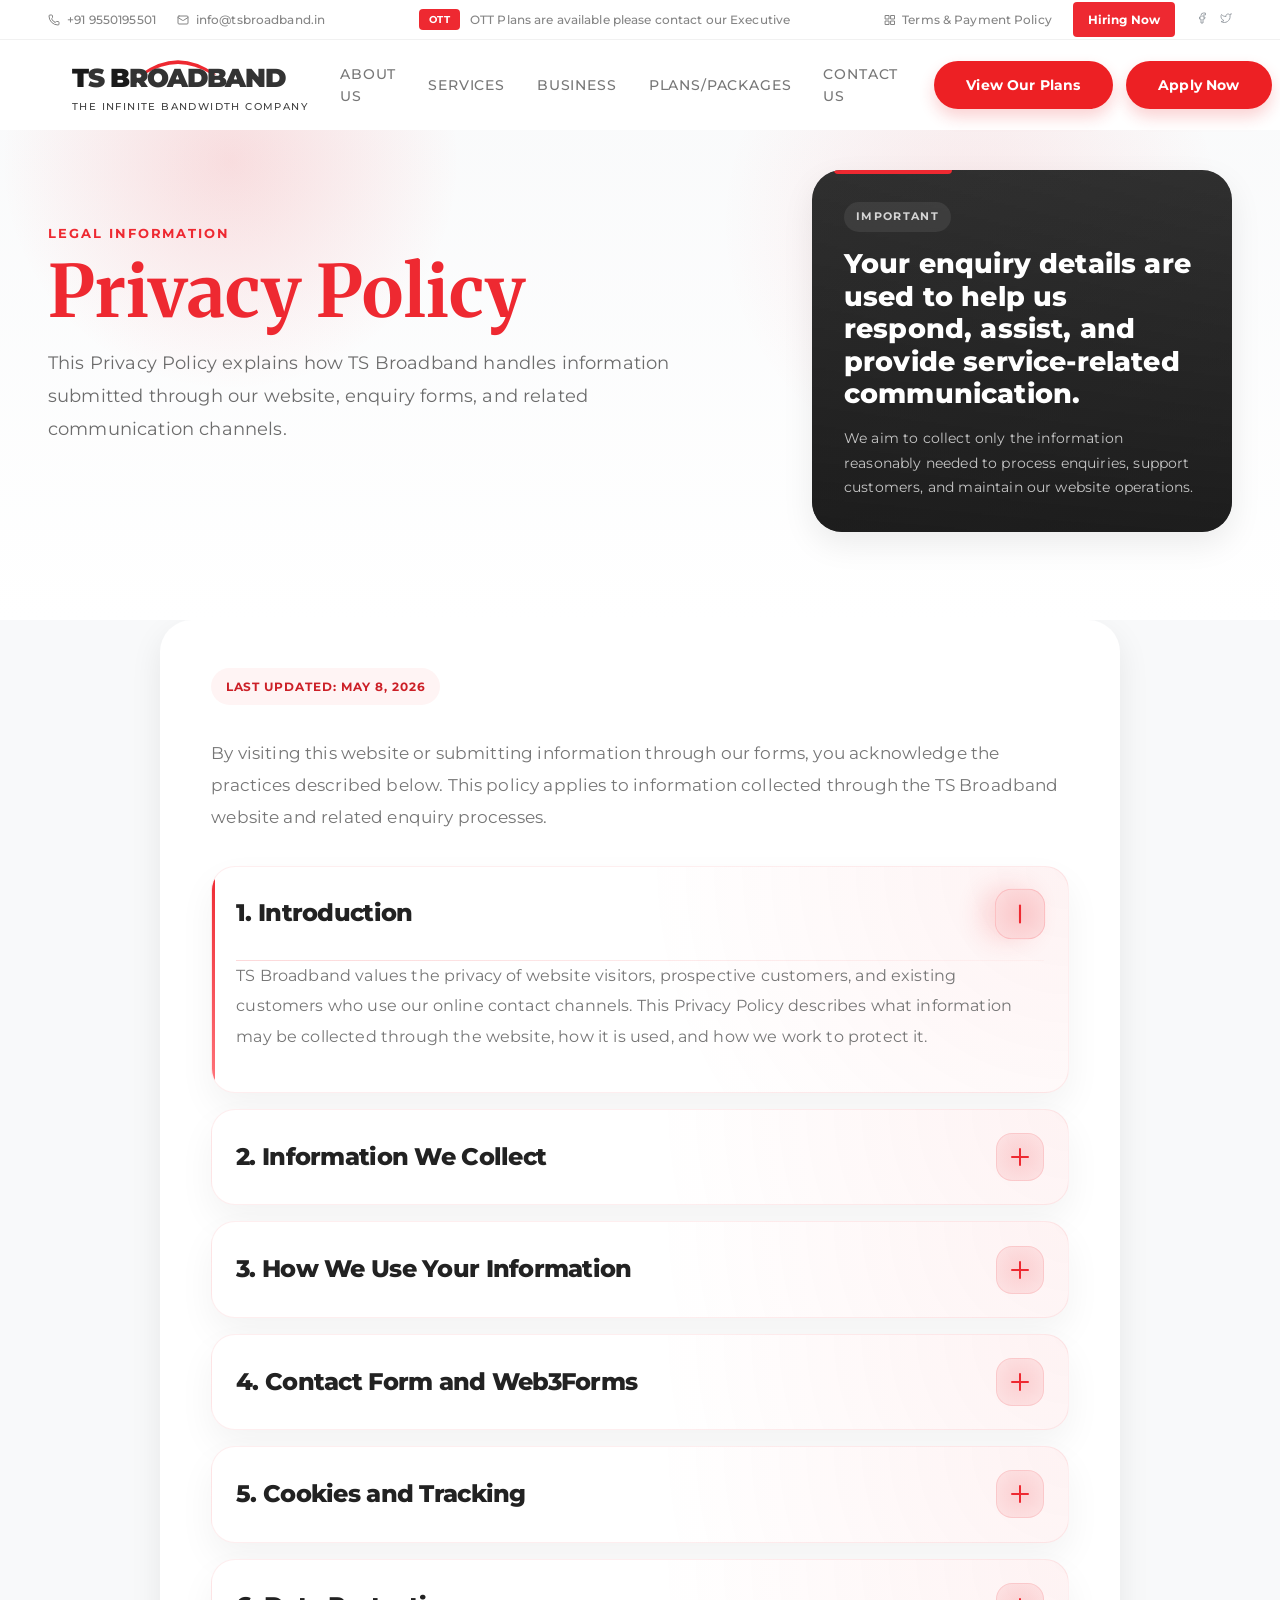
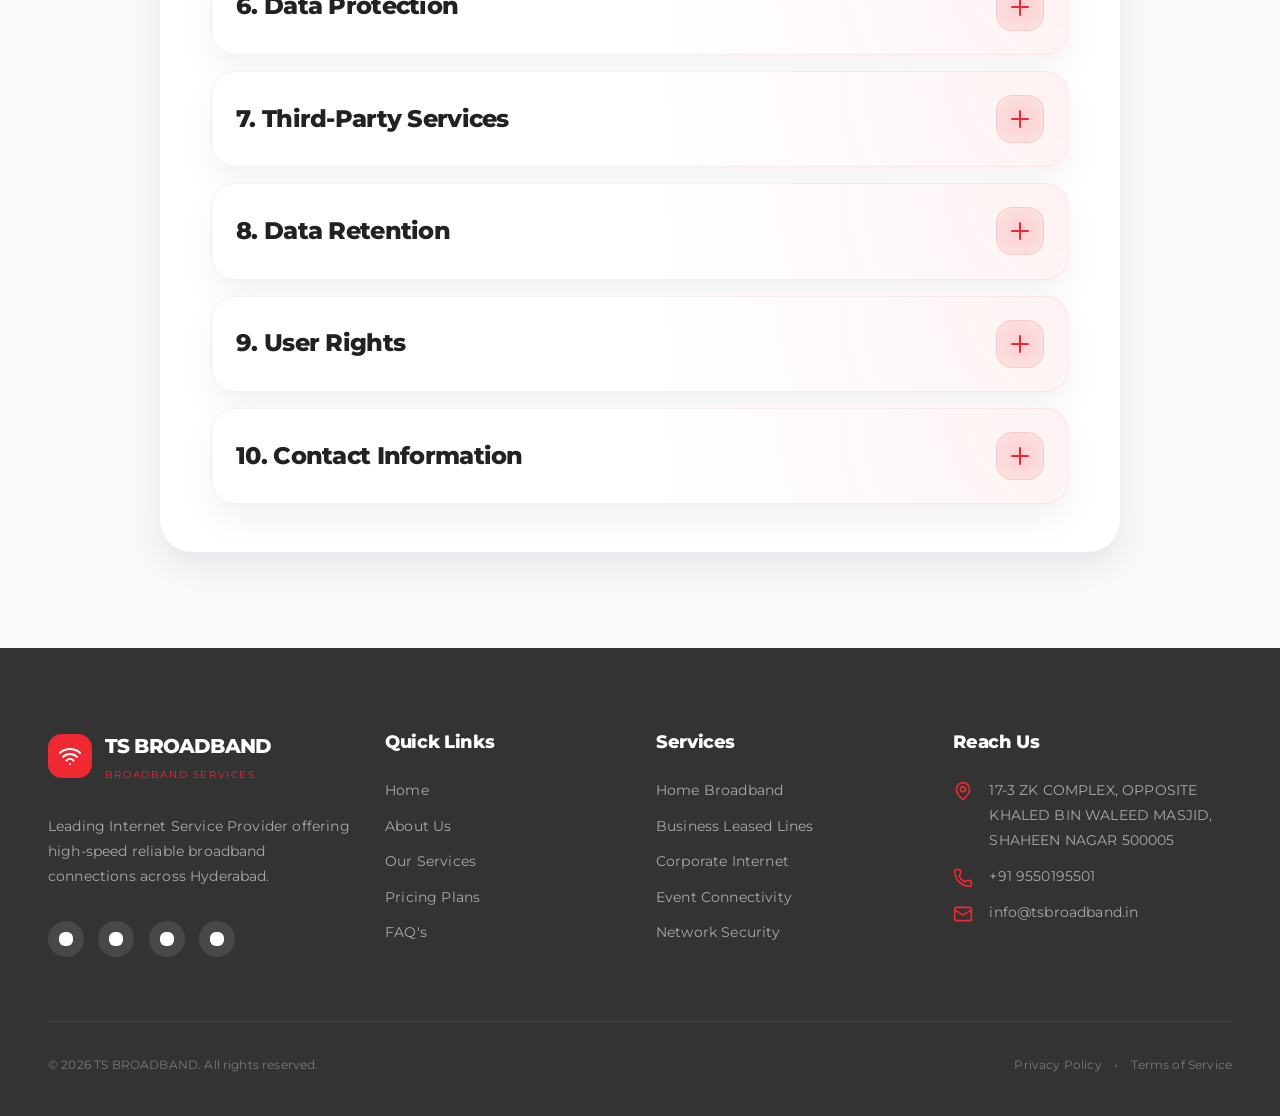
<file: privacy-policy.html>
<!DOCTYPE html>
<html lang="en">
<head>
  <meta charset="UTF-8">
  <meta name="viewport" content="width=device-width, initial-scale=1.0">
  <title>Privacy Policy | TS Broadband</title>
  <meta name="description" content="Read the TS Broadband Privacy Policy to understand how we collect, use, store, and protect information submitted through our website and contact forms.">
  <meta property="og:type" content="website">
  <meta property="og:title" content="Privacy Policy | TS Broadband">
  <meta property="og:description" content="Learn how TS Broadband handles website enquiries, customer information, and form submissions.">
  <meta property="og:image" content="images/og-card.svg">
  <meta property="og:url" content="https://tsbroadband.in/privacy-policy.html">
  <meta name="twitter:card" content="summary_large_image">
  <meta name="twitter:title" content="Privacy Policy | TS Broadband">
  <meta name="twitter:description" content="TS Broadband privacy practices for website visitors and enquiry submissions.">
  <meta name="twitter:image" content="images/og-card.svg">
  <link rel="icon" type="image/svg+xml" href="images/favicon.svg">
  <link rel="preconnect" href="https://fonts.googleapis.com">
  <link rel="preconnect" href="https://fonts.gstatic.com" crossorigin>
  <link href="https://fonts.googleapis.com/css2?family=Montserrat:wght@300;400;500;600;700;800;900&family=Merriweather:wght@400;700;900&display=swap" rel="stylesheet">
  <link rel="stylesheet" href="css/style.css">
</head>
<body>
  <a class="skip-link" href="#main-content">Skip to content</a>
  <header class="site-header" id="top">
    <div class="topbar">
      <div class="container topbar__inner">
        <div class="topbar__group">
          <a class="topbar__link" href="tel:+919550195501">
            <svg viewBox="0 0 24 24" aria-hidden="true"><path d="M13.832 16.568a1 1 0 0 0 1.213-.303l.355-.465A2 2 0 0 1 17 15h3a2 2 0 0 1 2 2v3a2 2 0 0 1-2 2A18 18 0 0 1 2 4a2 2 0 0 1 2-2h3a2 2 0 0 1 2 2v3a2 2 0 0 1-.8 1.6l-.468.351a1 1 0 0 0-.292 1.233 14 14 0 0 0 6.392 6.384"></path></svg>
            <span>+91 9550195501</span>
          </a>
          <a class="topbar__link" href="mailto:info@tsbroadband.in">
            <svg viewBox="0 0 24 24" aria-hidden="true"><path d="m22 7-8.991 5.727a2 2 0 0 1-2.009 0L2 7"></path><rect x="2" y="4" width="20" height="16" rx="2"></rect></svg>
            <span>info@tsbroadband.in</span>
          </a>
        </div>
        <p class="topbar__note"><span>OTT</span> OTT Plans are available please contact our Executive</p>
        <div class="topbar__group topbar__group--end">
          <a class="topbar__policy" href="terms-of-service.html">
            <svg viewBox="0 0 24 24" aria-hidden="true"><path d="M3 3h7v7H3zM14 3h7v7h-7zM14 14h7v7h-7zM3 14h7v7H3z"></path></svg>
            <span>Terms &amp; Payment Policy</span>
          </a>
          <a class="topbar__pill" href="index.html#apply-now">Hiring Now</a>
          <div class="topbar__socials" aria-label="Social links">
            <a href="https://www.facebook.com/" aria-label="Facebook" target="_blank" rel="noopener noreferrer"><svg viewBox="0 0 24 24" aria-hidden="true"><path d="M18 2h-3a5 5 0 0 0-5 5v3H7v4h3v8h4v-8h3l1-4h-4V7a1 1 0 0 1 1-1h3z"></path></svg></a>
            <a href="https://x.com/" aria-label="Twitter" target="_blank" rel="noopener noreferrer"><svg viewBox="0 0 24 24" aria-hidden="true"><path d="M22 4s-.7 2.1-2 3.4c1.6 10-9.4 17.3-18 11.6 2.2.1 4.4-.6 6-2C3 15.5.5 9.6 3 5c2.2 2.6 5.6 4.1 9 4-.9-4.2 4-6.6 7-3.8 1.1 0 3-1.2 3-1.2z"></path></svg></a>
          </div>
        </div>
      </div>
    </div>
    <div class="nav-shell">
      <div class="container nav-shell__inner">
        <a class="brand" href="index.html" aria-label="TS Broadband home">
          <span class="brand__lockup">
            <span class="brand__logo-text">T<span>S</span> B<span>ROADBAND</span></span>
            <svg class="brand__arc" viewBox="0 0 100 20" fill="currentColor" aria-hidden="true"><path d="M10,20 Q50,-10 90,20 L85,20 Q50,-2 15,20 Z"></path></svg>
          </span>
          <span class="brand__tagline">THE INFINITE BANDWIDTH COMPANY</span>
        </a>
        <button class="menu-toggle" type="button" aria-expanded="false" aria-controls="site-menu">
          <span></span><span></span><span></span><span class="sr-only">Toggle navigation</span>
        </button>
        <div class="site-nav-wrap">
          <nav class="site-nav" id="site-menu" aria-label="Primary navigation">
            <a href="index.html#about">ABOUT US</a>
            <a href="index.html#services">SERVICES</a>
            <a href="index.html#business">BUSINESS</a>
            <a href="index.html#plans">PLANS/PACKAGES</a>
            <a href="index.html#contact">CONTACT US</a>
            <a class="button button--nav-mobile" href="index.html#plans">View Our Plans</a>
            <a class="button button--nav-mobile" href="index.html#apply-now">Apply Now</a>
          </nav>
          <div class="nav-actions">
            <a class="button button--nav" href="index.html#plans">View Our Plans</a>
            <a class="button button--nav" href="index.html#apply-now">Apply Now</a>
          </div>
        </div>
      </div>
    </div>
  </header>

  <main id="main-content">
    <section class="inner-hero">
      <div class="inner-hero__backdrop"></div>
      <div class="container inner-hero__grid">
        <div class="inner-hero__content reveal">
          <p class="eyebrow">Legal Information</p>
          <h1>Privacy Policy</h1>
          <p>This Privacy Policy explains how TS Broadband handles information submitted through our website, enquiry forms, and related communication channels.</p>
        </div>
        <aside class="detail-highlight reveal reveal-delay">
          <span class="detail-highlight__label">Important</span>
          <strong>Your enquiry details are used to help us respond, assist, and provide service-related communication.</strong>
          <p>We aim to collect only the information reasonably needed to process enquiries, support customers, and maintain our website operations.</p>
        </aside>
      </div>
    </section>

    <section class="legal-page">
      <div class="container">
        <article class="legal-page__card reveal">
          <span class="legal-meta">Last Updated: May 8, 2026</span>
          <p class="legal-page__intro">By visiting this website or submitting information through our forms, you acknowledge the practices described below. This policy applies to information collected through the TS Broadband website and related enquiry processes.</p>

          <section class="legal-section is-open">
            <button class="legal-section__toggle" type="button" aria-expanded="true">
              <span class="legal-section__title">1. Introduction</span>
              <span class="legal-section__icon" aria-hidden="true"></span>
            </button>
            <div class="legal-section__panel">
              <div class="legal-section__content">
                <p>TS Broadband values the privacy of website visitors, prospective customers, and existing customers who use our online contact channels. This Privacy Policy describes what information may be collected through the website, how it is used, and how we work to protect it.</p>
              </div>
            </div>
          </section>

          <section class="legal-section">
            <button class="legal-section__toggle" type="button" aria-expanded="false">
              <span class="legal-section__title">2. Information We Collect</span>
              <span class="legal-section__icon" aria-hidden="true"></span>
            </button>
            <div class="legal-section__panel">
              <div class="legal-section__content">
                <p>We may collect information that you voluntarily provide through our website, including details submitted through the online application or enquiry form.</p>
                <ul class="legal-list">
                  <li>Name, phone number, email address, and installation address</li>
                  <li>Plan preference or service interest submitted through the contact form</li>
                  <li>General communication details when you contact us by phone or email</li>
                  <li>Basic technical or usage information that may be collected through standard website technologies</li>
                </ul>
              </div>
            </div>
          </section>

          <section class="legal-section">
            <button class="legal-section__toggle" type="button" aria-expanded="false">
              <span class="legal-section__title">3. How We Use Your Information</span>
              <span class="legal-section__icon" aria-hidden="true"></span>
            </button>
            <div class="legal-section__panel">
              <div class="legal-section__content">
                <p>Information submitted through the website may be used to respond to enquiries, process connection requests, provide support, improve service communication, and maintain internal records related to customer interaction.</p>
                <p>We may also use submitted details to contact you regarding plan availability, installation scheduling, service-related updates, or follow-up required to address your request.</p>
              </div>
            </div>
          </section>

          <section class="legal-section">
            <button class="legal-section__toggle" type="button" aria-expanded="false">
              <span class="legal-section__title">4. Contact Form and Web3Forms</span>
              <span class="legal-section__icon" aria-hidden="true"></span>
            </button>
            <div class="legal-section__panel">
              <div class="legal-section__content">
                <p>Our website uses Web3Forms to process contact and application form submissions. When you submit information through the website form, the entered details are transmitted through that third-party form handling service so the enquiry can be delivered to us.</p>
                <p>While we use this service to support static website functionality, form processing may also be subject to the policies and operational practices of Web3Forms. Users should avoid submitting unnecessary sensitive information through the website form.</p>
              </div>
            </div>
          </section>

          <section class="legal-section">
            <button class="legal-section__toggle" type="button" aria-expanded="false">
              <span class="legal-section__title">5. Cookies and Tracking</span>
              <span class="legal-section__icon" aria-hidden="true"></span>
            </button>
            <div class="legal-section__panel">
              <div class="legal-section__content">
                <p>The website may use standard browser-based technologies such as cookies, session data, or similar tools to help basic functionality, improve usability, and understand general interaction patterns. These technologies are commonly used to support navigation and site performance.</p>
              </div>
            </div>
          </section>

          <section class="legal-section">
            <button class="legal-section__toggle" type="button" aria-expanded="false">
              <span class="legal-section__title">6. Data Protection</span>
              <span class="legal-section__icon" aria-hidden="true"></span>
            </button>
            <div class="legal-section__panel">
              <div class="legal-section__content">
                <p>We take reasonable steps to protect the information shared with us through the website. However, no website, transmission channel, or storage mechanism can be guaranteed to be completely secure at all times. Users should exercise caution when submitting information online.</p>
              </div>
            </div>
          </section>

          <section class="legal-section">
            <button class="legal-section__toggle" type="button" aria-expanded="false">
              <span class="legal-section__title">7. Third-Party Services</span>
              <span class="legal-section__icon" aria-hidden="true"></span>
            </button>
            <div class="legal-section__panel">
              <div class="legal-section__content">
                <p>This website may rely on third-party services for hosting, font delivery, form handling, analytics, or embedded resources. These services may process certain technical information as part of their normal operation. TS Broadband is not responsible for the independent privacy practices of third-party service providers.</p>
              </div>
            </div>
          </section>

          <section class="legal-section">
            <button class="legal-section__toggle" type="button" aria-expanded="false">
              <span class="legal-section__title">8. Data Retention</span>
              <span class="legal-section__icon" aria-hidden="true"></span>
            </button>
            <div class="legal-section__panel">
              <div class="legal-section__content">
                <p>We may retain submitted information for as long as reasonably necessary to respond to enquiries, maintain service records, support customer communication, comply with operational needs, or address legal and administrative requirements.</p>
              </div>
            </div>
          </section>

          <section class="legal-section">
            <button class="legal-section__toggle" type="button" aria-expanded="false">
              <span class="legal-section__title">9. User Rights</span>
              <span class="legal-section__icon" aria-hidden="true"></span>
            </button>
            <div class="legal-section__panel">
              <div class="legal-section__content">
                <p>Users may contact us to request clarification regarding the information they have submitted through the website. Where appropriate and reasonably possible, we may review requests relating to correction, update, or deletion of submitted contact information, subject to legitimate business and legal needs.</p>
              </div>
            </div>
          </section>

          <section class="legal-section">
            <button class="legal-section__toggle" type="button" aria-expanded="false">
              <span class="legal-section__title">10. Contact Information</span>
              <span class="legal-section__icon" aria-hidden="true"></span>
            </button>
            <div class="legal-section__panel">
              <div class="legal-section__content">
                <p>For privacy-related questions or requests, you may contact TS Broadband using the details below.</p>
                <ul class="legal-list">
                  <li>Phone: +91 9550195501</li>
                  <li>Email: info@tsbroadband.in</li>
                  <li>Address: 17-3 ZK Complex, Opposite Khaled Bin Waleed Masjid, Shaheen Nagar, Hyderabad, Telangana 500005</li>
                </ul>
              </div>
            </div>
          </section>
        </article>
      </div>
    </section>
  </main>

  <footer class="site-footer" id="contact">
    <div class="container footer-grid">
      <div class="footer-brand">
        <a class="footer-brand__identity" href="index.html#top">
          <span class="footer-brand__icon" aria-hidden="true"><svg viewBox="0 0 24 24"><path d="M12 20h.01"></path><path d="M2 8.82a15 15 0 0 1 20 0"></path><path d="M5 12.859a10 10 0 0 1 14 0"></path><path d="M8.5 16.429a5 5 0 0 1 7 0"></path></svg></span>
          <span><span class="footer-brand__title">TS BROADBAND</span><span class="footer-brand__subtitle">BROADBAND SERVICES</span></span>
        </a>
        <p>Leading Internet Service Provider offering high-speed reliable broadband connections across Hyderabad.</p>
        <div class="footer-socials" aria-label="Social links"><a href="https://www.facebook.com/" aria-label="Facebook" target="_blank" rel="noopener noreferrer"><span></span></a><a href="https://x.com/" aria-label="Twitter" target="_blank" rel="noopener noreferrer"><span></span></a><a href="https://www.instagram.com/" aria-label="Instagram" target="_blank" rel="noopener noreferrer"><span></span></a><a href="https://www.linkedin.com/" aria-label="LinkedIn" target="_blank" rel="noopener noreferrer"><span></span></a></div>
      </div>
      <div>
        <h3>Quick Links</h3>
        <ul>
          <li><a href="index.html">Home</a></li>
          <li><a href="index.html#about">About Us</a></li>
          <li><a href="index.html#services">Our Services</a></li>
          <li><a href="index.html#plans">Pricing Plans</a></li>
          <li><a href="index.html#contact-form">FAQ's</a></li>
        </ul>
      </div>
      <div>
        <h3>Services</h3>
        <ul>
          <li><a href="home-broadband.html">Home Broadband</a></li>
          <li><a href="business-leased-lines.html">Business Leased Lines</a></li>
          <li><a href="corporate-internet.html">Corporate Internet</a></li>
          <li><a href="event-connectivity.html">Event Connectivity</a></li>
          <li><a href="network-security.html">Network Security</a></li>
        </ul>
      </div>
      <div>
        <h3>Reach Us</h3>
        <ul class="footer-contact">
          <li><svg viewBox="0 0 24 24" aria-hidden="true"><path d="M20 10c0 4.993-5.539 10.193-7.399 11.799a1 1 0 0 1-1.202 0C9.539 20.193 4 14.993 4 10a8 8 0 0 1 16 0"></path><circle cx="12" cy="10" r="3"></circle></svg><span>17-3 ZK COMPLEX, OPPOSITE KHALED BIN WALEED MASJID, SHAHEEN NAGAR 500005</span></li>
          <li><svg viewBox="0 0 24 24" aria-hidden="true"><path d="M13.832 16.568a1 1 0 0 0 1.213-.303l.355-.465A2 2 0 0 1 17 15h3a2 2 0 0 1 2 2v3a2 2 0 0 1-2 2A18 18 0 0 1 2 4a2 2 0 0 1 2-2h3a2 2 0 0 1 2 2v3a2 2 0 0 1-.8 1.6l-.468.351a1 1 0 0 0-.292 1.233 14 14 0 0 0 6.392 6.384"></path></svg><a href="tel:+919550195501">+91 9550195501</a></li>
          <li><svg viewBox="0 0 24 24" aria-hidden="true"><path d="m22 7-8.991 5.727a2 2 0 0 1-2.009 0L2 7"></path><rect x="2" y="4" width="20" height="16" rx="2"></rect></svg><a href="mailto:info@tsbroadband.in">info@tsbroadband.in</a></li>
        </ul>
      </div>
    </div>
    <div class="container footer-bottom">
      <p>&copy; <span id="year"></span> TS BROADBAND. All rights reserved.</p>
      <div><a href="privacy-policy.html">Privacy Policy</a><span>•</span><a href="terms-of-service.html">Terms of Service</a></div>
    </div>
  </footer>

  <script src="js/script.js"></script>
</body>
</html>
</file>
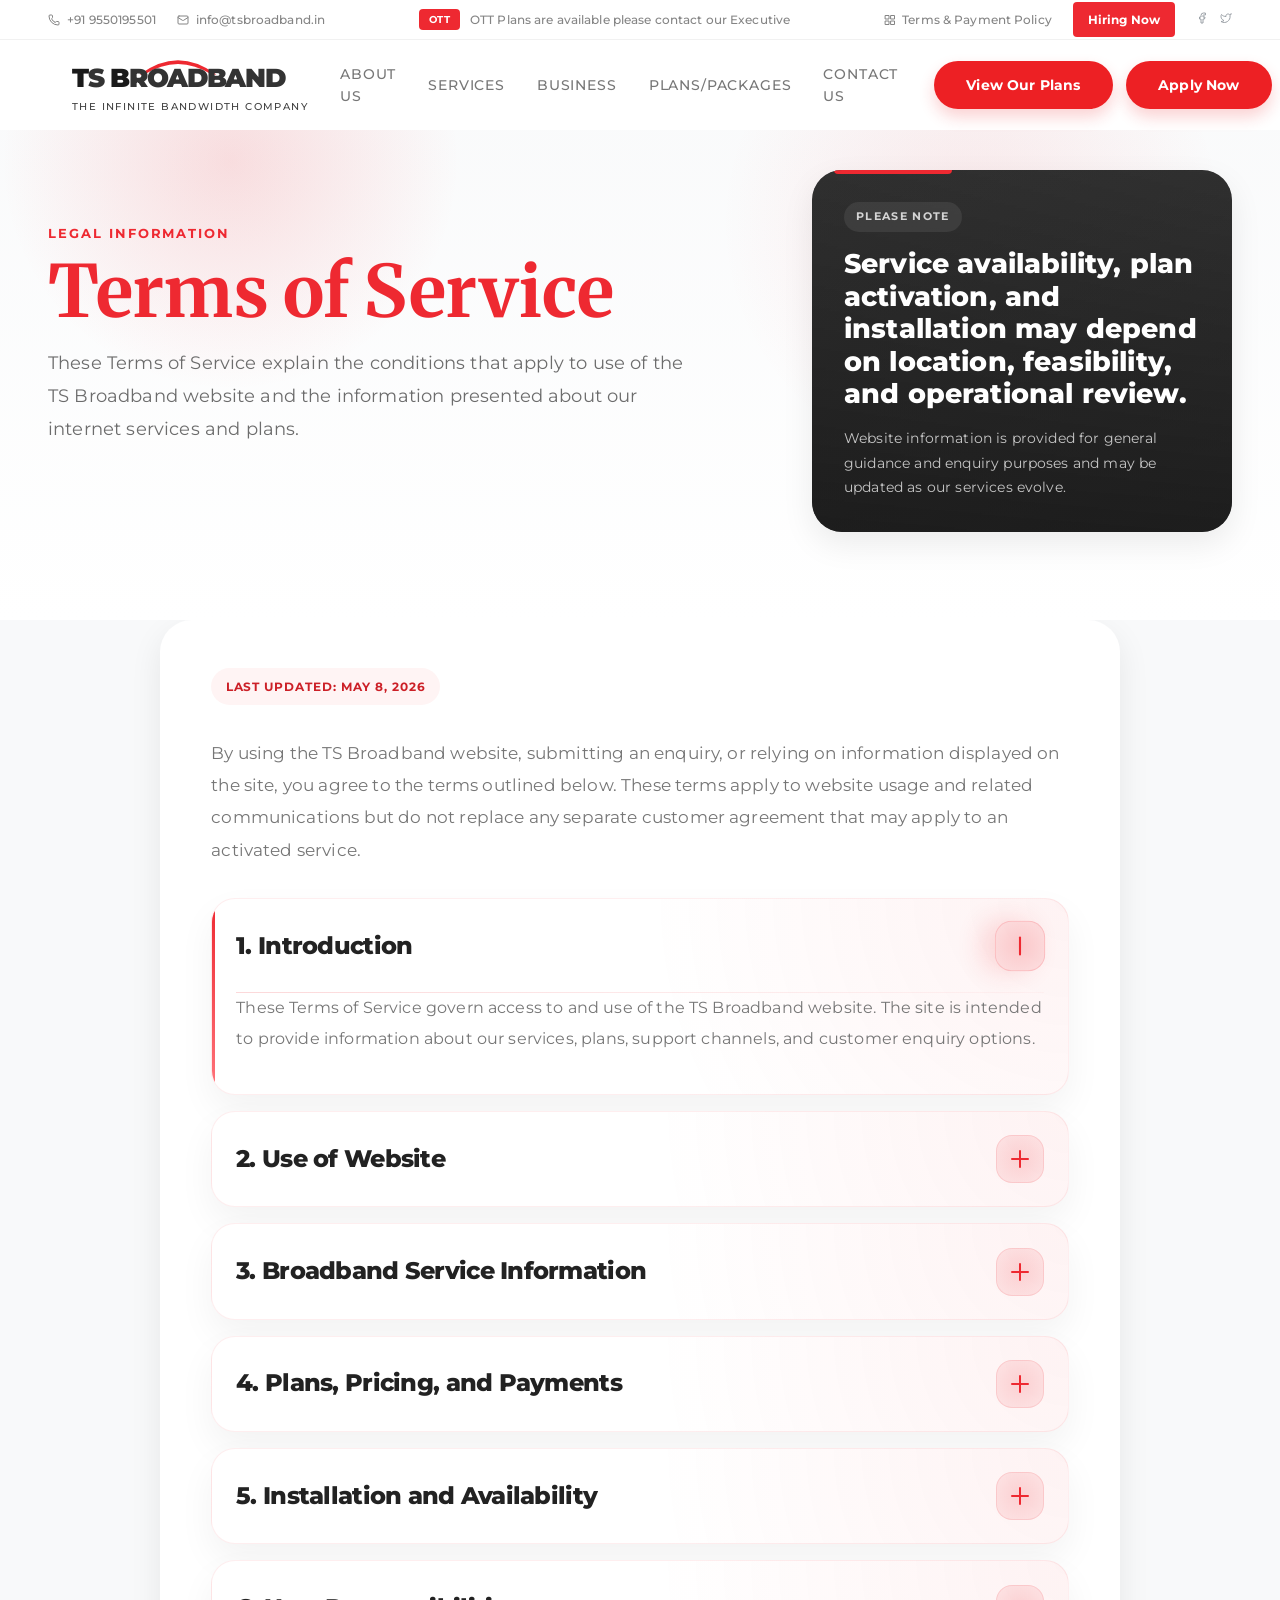
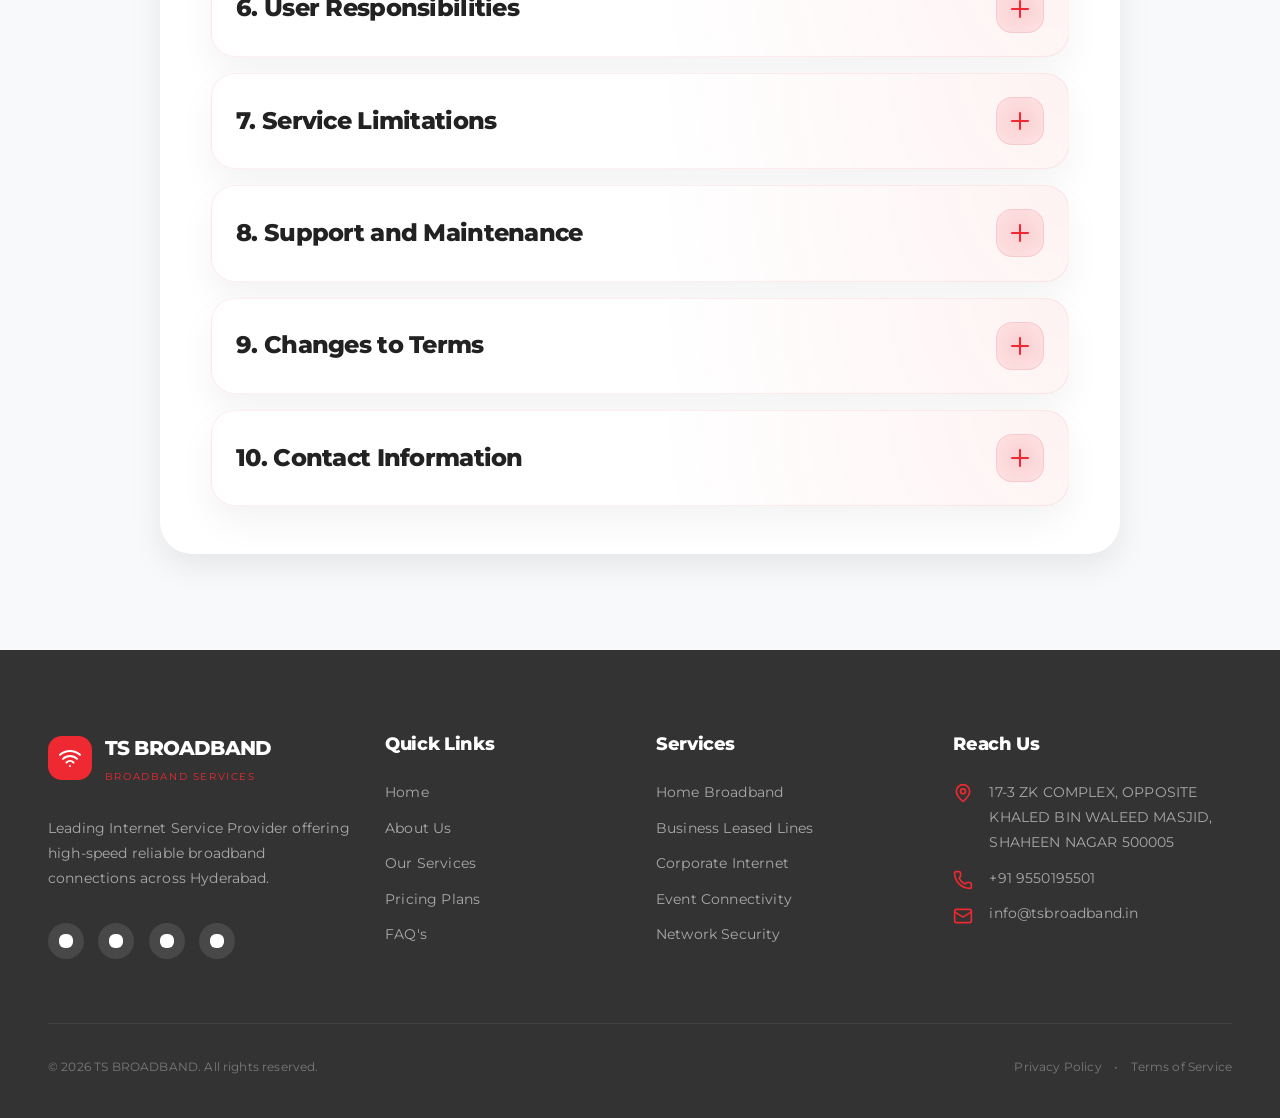
<file: terms-of-service.html>
<!DOCTYPE html>
<html lang="en">
<head>
  <meta charset="UTF-8">
  <meta name="viewport" content="width=device-width, initial-scale=1.0">
  <title>Terms of Service | TS Broadband</title>
  <meta name="description" content="Review the TS Broadband Terms of Service for website use, plan information, installation, pricing, payments, support, and service limitations.">
  <meta property="og:type" content="website">
  <meta property="og:title" content="Terms of Service | TS Broadband">
  <meta property="og:description" content="Understand the terms that apply to use of the TS Broadband website and related service information.">
  <meta property="og:image" content="images/og-card.svg">
  <meta property="og:url" content="https://tsbroadband.in/terms-of-service.html">
  <meta name="twitter:card" content="summary_large_image">
  <meta name="twitter:title" content="Terms of Service | TS Broadband">
  <meta name="twitter:description" content="TS Broadband terms for website access, service information, pricing references, and support communication.">
  <meta name="twitter:image" content="images/og-card.svg">
  <link rel="icon" type="image/svg+xml" href="images/favicon.svg">
  <link rel="preconnect" href="https://fonts.googleapis.com">
  <link rel="preconnect" href="https://fonts.gstatic.com" crossorigin>
  <link href="https://fonts.googleapis.com/css2?family=Montserrat:wght@300;400;500;600;700;800;900&family=Merriweather:wght@400;700;900&display=swap" rel="stylesheet">
  <link rel="stylesheet" href="css/style.css">
</head>
<body>
  <a class="skip-link" href="#main-content">Skip to content</a>
  <header class="site-header" id="top">
    <div class="topbar">
      <div class="container topbar__inner">
        <div class="topbar__group">
          <a class="topbar__link" href="tel:+919550195501">
            <svg viewBox="0 0 24 24" aria-hidden="true"><path d="M13.832 16.568a1 1 0 0 0 1.213-.303l.355-.465A2 2 0 0 1 17 15h3a2 2 0 0 1 2 2v3a2 2 0 0 1-2 2A18 18 0 0 1 2 4a2 2 0 0 1 2-2h3a2 2 0 0 1 2 2v3a2 2 0 0 1-.8 1.6l-.468.351a1 1 0 0 0-.292 1.233 14 14 0 0 0 6.392 6.384"></path></svg>
            <span>+91 9550195501</span>
          </a>
          <a class="topbar__link" href="mailto:info@tsbroadband.in">
            <svg viewBox="0 0 24 24" aria-hidden="true"><path d="m22 7-8.991 5.727a2 2 0 0 1-2.009 0L2 7"></path><rect x="2" y="4" width="20" height="16" rx="2"></rect></svg>
            <span>info@tsbroadband.in</span>
          </a>
        </div>
        <p class="topbar__note"><span>OTT</span> OTT Plans are available please contact our Executive</p>
        <div class="topbar__group topbar__group--end">
          <a class="topbar__policy" href="terms-of-service.html">
            <svg viewBox="0 0 24 24" aria-hidden="true"><path d="M3 3h7v7H3zM14 3h7v7h-7zM14 14h7v7h-7zM3 14h7v7H3z"></path></svg>
            <span>Terms &amp; Payment Policy</span>
          </a>
          <a class="topbar__pill" href="index.html#apply-now">Hiring Now</a>
          <div class="topbar__socials" aria-label="Social links">
            <a href="https://www.facebook.com/" aria-label="Facebook" target="_blank" rel="noopener noreferrer"><svg viewBox="0 0 24 24" aria-hidden="true"><path d="M18 2h-3a5 5 0 0 0-5 5v3H7v4h3v8h4v-8h3l1-4h-4V7a1 1 0 0 1 1-1h3z"></path></svg></a>
            <a href="https://x.com/" aria-label="Twitter" target="_blank" rel="noopener noreferrer"><svg viewBox="0 0 24 24" aria-hidden="true"><path d="M22 4s-.7 2.1-2 3.4c1.6 10-9.4 17.3-18 11.6 2.2.1 4.4-.6 6-2C3 15.5.5 9.6 3 5c2.2 2.6 5.6 4.1 9 4-.9-4.2 4-6.6 7-3.8 1.1 0 3-1.2 3-1.2z"></path></svg></a>
          </div>
        </div>
      </div>
    </div>
    <div class="nav-shell">
      <div class="container nav-shell__inner">
        <a class="brand" href="index.html" aria-label="TS Broadband home">
          <span class="brand__lockup">
            <span class="brand__logo-text">T<span>S</span> B<span>ROADBAND</span></span>
            <svg class="brand__arc" viewBox="0 0 100 20" fill="currentColor" aria-hidden="true"><path d="M10,20 Q50,-10 90,20 L85,20 Q50,-2 15,20 Z"></path></svg>
          </span>
          <span class="brand__tagline">THE INFINITE BANDWIDTH COMPANY</span>
        </a>
        <button class="menu-toggle" type="button" aria-expanded="false" aria-controls="site-menu">
          <span></span><span></span><span></span><span class="sr-only">Toggle navigation</span>
        </button>
        <div class="site-nav-wrap">
          <nav class="site-nav" id="site-menu" aria-label="Primary navigation">
            <a href="index.html#about">ABOUT US</a>
            <a href="index.html#services">SERVICES</a>
            <a href="index.html#business">BUSINESS</a>
            <a href="index.html#plans">PLANS/PACKAGES</a>
            <a href="index.html#contact">CONTACT US</a>
            <a class="button button--nav-mobile" href="index.html#plans">View Our Plans</a>
            <a class="button button--nav-mobile" href="index.html#apply-now">Apply Now</a>
          </nav>
          <div class="nav-actions">
            <a class="button button--nav" href="index.html#plans">View Our Plans</a>
            <a class="button button--nav" href="index.html#apply-now">Apply Now</a>
          </div>
        </div>
      </div>
    </div>
  </header>

  <main id="main-content">
    <section class="inner-hero">
      <div class="inner-hero__backdrop"></div>
      <div class="container inner-hero__grid">
        <div class="inner-hero__content reveal">
          <p class="eyebrow">Legal Information</p>
          <h1>Terms of Service</h1>
          <p>These Terms of Service explain the conditions that apply to use of the TS Broadband website and the information presented about our internet services and plans.</p>
        </div>
        <aside class="detail-highlight reveal reveal-delay">
          <span class="detail-highlight__label">Please Note</span>
          <strong>Service availability, plan activation, and installation may depend on location, feasibility, and operational review.</strong>
          <p>Website information is provided for general guidance and enquiry purposes and may be updated as our services evolve.</p>
        </aside>
      </div>
    </section>

    <section class="legal-page">
      <div class="container">
        <article class="legal-page__card reveal">
          <span class="legal-meta">Last Updated: May 8, 2026</span>
          <p class="legal-page__intro">By using the TS Broadband website, submitting an enquiry, or relying on information displayed on the site, you agree to the terms outlined below. These terms apply to website usage and related communications but do not replace any separate customer agreement that may apply to an activated service.</p>

          <section class="legal-section is-open">
            <button class="legal-section__toggle" type="button" aria-expanded="true">
              <span class="legal-section__title">1. Introduction</span>
              <span class="legal-section__icon" aria-hidden="true"></span>
            </button>
            <div class="legal-section__panel">
              <div class="legal-section__content">
                <p>These Terms of Service govern access to and use of the TS Broadband website. The site is intended to provide information about our services, plans, support channels, and customer enquiry options.</p>
              </div>
            </div>
          </section>

          <section class="legal-section">
            <button class="legal-section__toggle" type="button" aria-expanded="false">
              <span class="legal-section__title">2. Use of Website</span>
              <span class="legal-section__icon" aria-hidden="true"></span>
            </button>
            <div class="legal-section__panel">
              <div class="legal-section__content">
                <p>You agree to use the website only for lawful purposes and in a way that does not interfere with the availability, security, or normal operation of the website. You should not attempt to misuse forms, submit false information, or disrupt website functionality.</p>
              </div>
            </div>
          </section>

          <section class="legal-section">
            <button class="legal-section__toggle" type="button" aria-expanded="false">
              <span class="legal-section__title">3. Broadband Service Information</span>
              <span class="legal-section__icon" aria-hidden="true"></span>
            </button>
            <div class="legal-section__panel">
              <div class="legal-section__content">
                <p>The website may present general information about home broadband, business connectivity, corporate internet, event connectivity, security-related services, and plan options. Such information is provided for marketing, educational, and enquiry purposes and may not represent a guaranteed offer in every location or circumstance.</p>
              </div>
            </div>
          </section>

          <section class="legal-section">
            <button class="legal-section__toggle" type="button" aria-expanded="false">
              <span class="legal-section__title">4. Plans, Pricing, and Payments</span>
              <span class="legal-section__icon" aria-hidden="true"></span>
            </button>
            <div class="legal-section__panel">
              <div class="legal-section__content">
                <p>Any plans, pricing, or payment references shown on the website are subject to change without prior notice unless otherwise confirmed by TS Broadband in writing or through an approved customer communication process.</p>
                <p>Promotional offers, installation charges, package features, and commercial terms may vary based on service area, business requirement, technical feasibility, or updated company policy.</p>
              </div>
            </div>
          </section>

          <section class="legal-section">
            <button class="legal-section__toggle" type="button" aria-expanded="false">
              <span class="legal-section__title">5. Installation and Availability</span>
              <span class="legal-section__icon" aria-hidden="true"></span>
            </button>
            <div class="legal-section__panel">
              <div class="legal-section__content">
                <p>Service installation depends on location, technical feasibility, infrastructure readiness, and internal approval. Submission of a form or enquiry does not guarantee immediate activation, installation, or service availability in a particular area.</p>
              </div>
            </div>
          </section>

          <section class="legal-section">
            <button class="legal-section__toggle" type="button" aria-expanded="false">
              <span class="legal-section__title">6. User Responsibilities</span>
              <span class="legal-section__icon" aria-hidden="true"></span>
            </button>
            <div class="legal-section__panel">
              <div class="legal-section__content">
                <p>Users are responsible for providing accurate information when submitting an enquiry or application request. You should ensure that contact details, address details, and service preferences entered through the website are complete and correct to the best of your knowledge.</p>
              </div>
            </div>
          </section>

          <section class="legal-section">
            <button class="legal-section__toggle" type="button" aria-expanded="false">
              <span class="legal-section__title">7. Service Limitations</span>
              <span class="legal-section__icon" aria-hidden="true"></span>
            </button>
            <div class="legal-section__panel">
              <div class="legal-section__content">
                <p>While TS Broadband aims to provide reliable service information and responsive communication, the website and related content are provided on an as-available basis. We do not guarantee that the website will always be uninterrupted, error-free, or fully current at every moment.</p>
              </div>
            </div>
          </section>

          <section class="legal-section">
            <button class="legal-section__toggle" type="button" aria-expanded="false">
              <span class="legal-section__title">8. Support and Maintenance</span>
              <span class="legal-section__icon" aria-hidden="true"></span>
            </button>
            <div class="legal-section__panel">
              <div class="legal-section__content">
                <p>We may update, maintain, suspend, or modify portions of the website without notice where necessary for operational, technical, or business reasons. Support requests submitted through the website will be addressed according to internal service processes and practical availability.</p>
              </div>
            </div>
          </section>

          <section class="legal-section">
            <button class="legal-section__toggle" type="button" aria-expanded="false">
              <span class="legal-section__title">9. Changes to Terms</span>
              <span class="legal-section__icon" aria-hidden="true"></span>
            </button>
            <div class="legal-section__panel">
              <div class="legal-section__content">
                <p>TS Broadband may revise these Terms of Service from time to time. Updated terms become effective when posted on the website. Continued use of the website after revisions are published indicates acceptance of the updated terms.</p>
              </div>
            </div>
          </section>

          <section class="legal-section">
            <button class="legal-section__toggle" type="button" aria-expanded="false">
              <span class="legal-section__title">10. Contact Information</span>
              <span class="legal-section__icon" aria-hidden="true"></span>
            </button>
            <div class="legal-section__panel">
              <div class="legal-section__content">
                <p>For questions about these terms or website-related communication, please contact TS Broadband.</p>
                <ul class="legal-list">
                  <li>Phone: +91 9550195501</li>
                  <li>Email: info@tsbroadband.in</li>
                  <li>Address: 17-3 ZK Complex, Opposite Khaled Bin Waleed Masjid, Shaheen Nagar, Hyderabad, Telangana 500005</li>
                </ul>
              </div>
            </div>
          </section>
        </article>
      </div>
    </section>
  </main>

  <footer class="site-footer" id="contact">
    <div class="container footer-grid">
      <div class="footer-brand">
        <a class="footer-brand__identity" href="index.html#top">
          <span class="footer-brand__icon" aria-hidden="true"><svg viewBox="0 0 24 24"><path d="M12 20h.01"></path><path d="M2 8.82a15 15 0 0 1 20 0"></path><path d="M5 12.859a10 10 0 0 1 14 0"></path><path d="M8.5 16.429a5 5 0 0 1 7 0"></path></svg></span>
          <span><span class="footer-brand__title">TS BROADBAND</span><span class="footer-brand__subtitle">BROADBAND SERVICES</span></span>
        </a>
        <p>Leading Internet Service Provider offering high-speed reliable broadband connections across Hyderabad.</p>
        <div class="footer-socials" aria-label="Social links"><a href="https://www.facebook.com/" aria-label="Facebook" target="_blank" rel="noopener noreferrer"><span></span></a><a href="https://x.com/" aria-label="Twitter" target="_blank" rel="noopener noreferrer"><span></span></a><a href="https://www.instagram.com/" aria-label="Instagram" target="_blank" rel="noopener noreferrer"><span></span></a><a href="https://www.linkedin.com/" aria-label="LinkedIn" target="_blank" rel="noopener noreferrer"><span></span></a></div>
      </div>
      <div>
        <h3>Quick Links</h3>
        <ul>
          <li><a href="index.html">Home</a></li>
          <li><a href="index.html#about">About Us</a></li>
          <li><a href="index.html#services">Our Services</a></li>
          <li><a href="index.html#plans">Pricing Plans</a></li>
          <li><a href="index.html#contact-form">FAQ's</a></li>
        </ul>
      </div>
      <div>
        <h3>Services</h3>
        <ul>
          <li><a href="home-broadband.html">Home Broadband</a></li>
          <li><a href="business-leased-lines.html">Business Leased Lines</a></li>
          <li><a href="corporate-internet.html">Corporate Internet</a></li>
          <li><a href="event-connectivity.html">Event Connectivity</a></li>
          <li><a href="network-security.html">Network Security</a></li>
        </ul>
      </div>
      <div>
        <h3>Reach Us</h3>
        <ul class="footer-contact">
          <li><svg viewBox="0 0 24 24" aria-hidden="true"><path d="M20 10c0 4.993-5.539 10.193-7.399 11.799a1 1 0 0 1-1.202 0C9.539 20.193 4 14.993 4 10a8 8 0 0 1 16 0"></path><circle cx="12" cy="10" r="3"></circle></svg><span>17-3 ZK COMPLEX, OPPOSITE KHALED BIN WALEED MASJID, SHAHEEN NAGAR 500005</span></li>
          <li><svg viewBox="0 0 24 24" aria-hidden="true"><path d="M13.832 16.568a1 1 0 0 0 1.213-.303l.355-.465A2 2 0 0 1 17 15h3a2 2 0 0 1 2 2v3a2 2 0 0 1-2 2A18 18 0 0 1 2 4a2 2 0 0 1 2-2h3a2 2 0 0 1 2 2v3a2 2 0 0 1-.8 1.6l-.468.351a1 1 0 0 0-.292 1.233 14 14 0 0 0 6.392 6.384"></path></svg><a href="tel:+919550195501">+91 9550195501</a></li>
          <li><svg viewBox="0 0 24 24" aria-hidden="true"><path d="m22 7-8.991 5.727a2 2 0 0 1-2.009 0L2 7"></path><rect x="2" y="4" width="20" height="16" rx="2"></rect></svg><a href="mailto:info@tsbroadband.in">info@tsbroadband.in</a></li>
        </ul>
      </div>
    </div>
    <div class="container footer-bottom">
      <p>&copy; <span id="year"></span> TS BROADBAND. All rights reserved.</p>
      <div><a href="privacy-policy.html">Privacy Policy</a><span>•</span><a href="terms-of-service.html">Terms of Service</a></div>
    </div>
  </footer>

  <script src="js/script.js"></script>
</body>
</html>
</file>
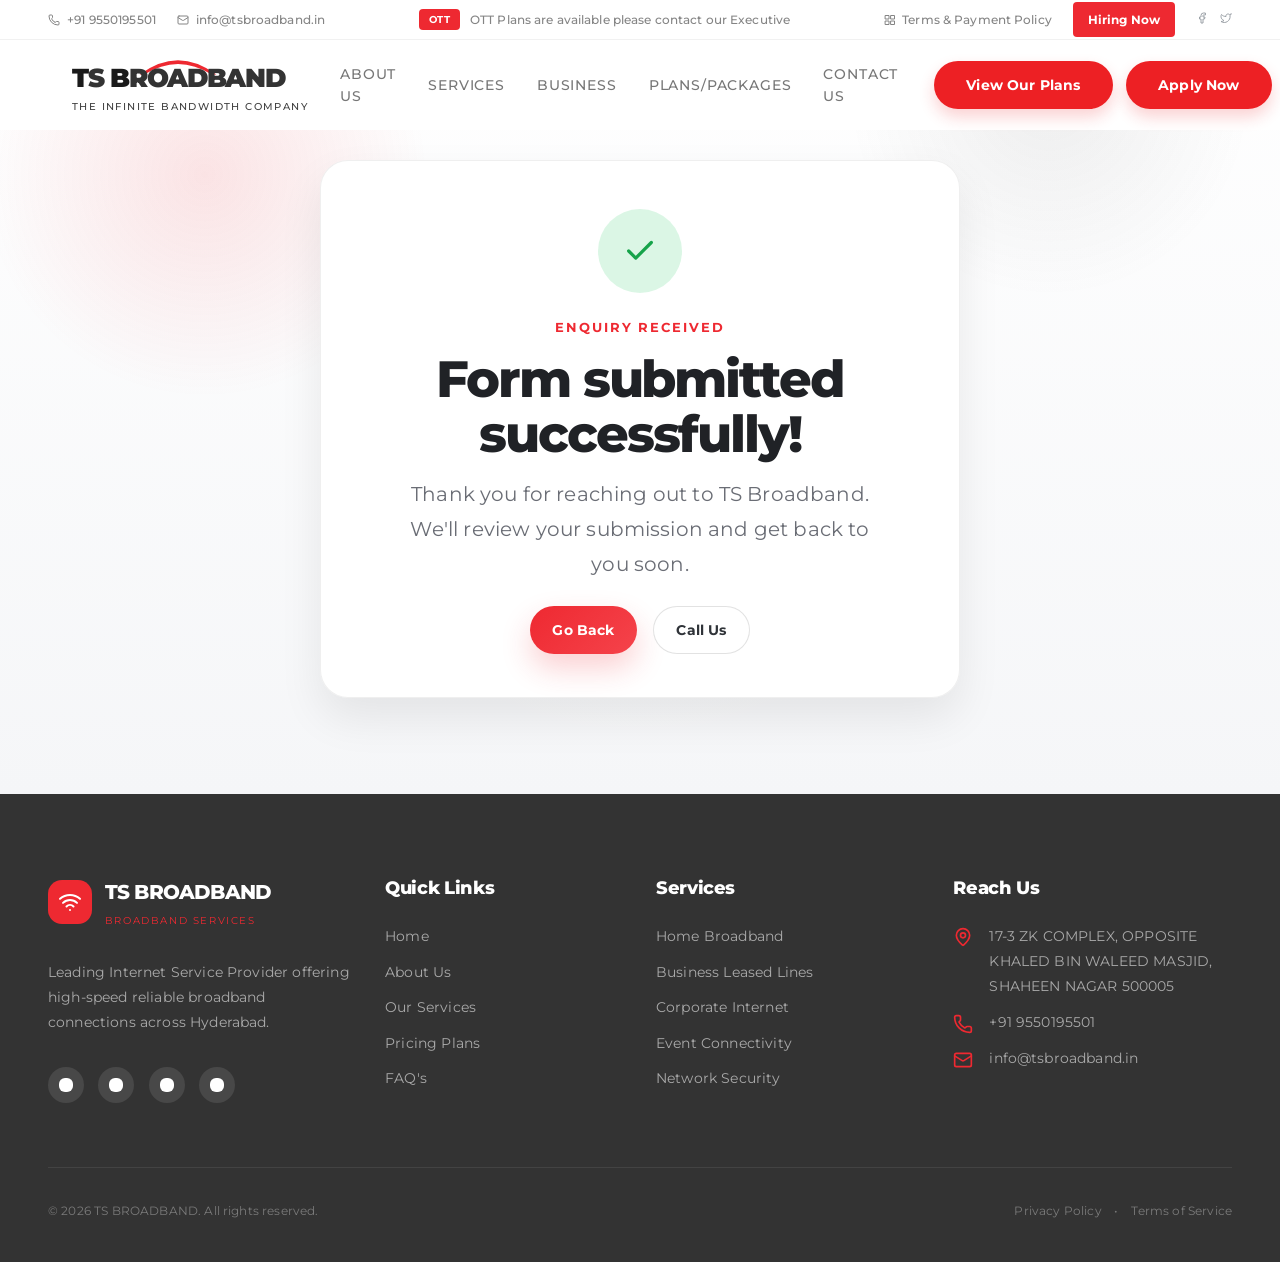
<file: thankyou.html>
<!DOCTYPE html>
<html lang="en">
<head>
  <meta charset="UTF-8">
  <meta name="viewport" content="width=device-width, initial-scale=1.0">
  <title>Thank You | TS Broadband</title>
  <meta name="description" content="Thank you for contacting TS Broadband. Our team will get back to you shortly.">
  <meta property="og:type" content="website">
  <meta property="og:title" content="Thank You | TS Broadband">
  <meta property="og:description" content="Your TS Broadband enquiry has been received successfully.">
  <meta property="og:image" content="images/og-card.svg">
  <meta property="og:url" content="https://tsbroadband.in/thankyou.html">
  <meta name="twitter:card" content="summary_large_image">
  <meta name="twitter:title" content="Thank You | TS Broadband">
  <meta name="twitter:description" content="Your TS Broadband enquiry has been received successfully.">
  <meta name="twitter:image" content="images/og-card.svg">
  <link rel="icon" type="image/svg+xml" href="images/favicon.svg">
  <link rel="preconnect" href="https://fonts.googleapis.com">
  <link rel="preconnect" href="https://fonts.gstatic.com" crossorigin>
  <link href="https://fonts.googleapis.com/css2?family=Montserrat:wght@300;400;500;600;700;800;900&family=Merriweather:wght@400;700;900&display=swap" rel="stylesheet">
  <link rel="stylesheet" href="css/style.css">
</head>
<body class="thankyou-page">
  <a class="skip-link" href="#main-content">Skip to content</a>

  <header class="site-header" id="top">
    <div class="topbar">
      <div class="container topbar__inner">
        <div class="topbar__group">
          <a class="topbar__link" href="tel:+919550195501">
            <svg viewBox="0 0 24 24" aria-hidden="true"><path d="M13.832 16.568a1 1 0 0 0 1.213-.303l.355-.465A2 2 0 0 1 17 15h3a2 2 0 0 1 2 2v3a2 2 0 0 1-2 2A18 18 0 0 1 2 4a2 2 0 0 1 2-2h3a2 2 0 0 1 2 2v3a2 2 0 0 1-.8 1.6l-.468.351a1 1 0 0 0-.292 1.233 14 14 0 0 0 6.392 6.384"></path></svg>
            <span>+91 9550195501</span>
          </a>
          <a class="topbar__link" href="mailto:info@tsbroadband.in">
            <svg viewBox="0 0 24 24" aria-hidden="true"><path d="m22 7-8.991 5.727a2 2 0 0 1-2.009 0L2 7"></path><rect x="2" y="4" width="20" height="16" rx="2"></rect></svg>
            <span>info@tsbroadband.in</span>
          </a>
        </div>
        <p class="topbar__note"><span>OTT</span> OTT Plans are available please contact our Executive</p>
        <div class="topbar__group topbar__group--end">
          <a class="topbar__policy" href="terms-of-service.html">
            <svg viewBox="0 0 24 24" aria-hidden="true"><path d="M3 3h7v7H3zM14 3h7v7h-7zM14 14h7v7h-7zM3 14h7v7H3z"></path></svg>
            <span>Terms &amp; Payment Policy</span>
          </a>
          <a class="topbar__pill" href="index.html#apply-now">Hiring Now</a>
          <div class="topbar__socials" aria-label="Social links">
            <a href="https://www.facebook.com/" aria-label="Facebook" target="_blank" rel="noopener noreferrer"><svg viewBox="0 0 24 24" aria-hidden="true"><path d="M18 2h-3a5 5 0 0 0-5 5v3H7v4h3v8h4v-8h3l1-4h-4V7a1 1 0 0 1 1-1h3z"></path></svg></a>
            <a href="https://x.com/" aria-label="Twitter" target="_blank" rel="noopener noreferrer"><svg viewBox="0 0 24 24" aria-hidden="true"><path d="M22 4s-.7 2.1-2 3.4c1.6 10-9.4 17.3-18 11.6 2.2.1 4.4-.6 6-2C3 15.5.5 9.6 3 5c2.2 2.6 5.6 4.1 9 4-.9-4.2 4-6.6 7-3.8 1.1 0 3-1.2 3-1.2z"></path></svg></a>
          </div>
        </div>
      </div>
    </div>

    <div class="nav-shell">
      <div class="container nav-shell__inner">
        <a class="brand" href="index.html" aria-label="TS Broadband home">
          <span class="brand__lockup">
            <span class="brand__logo-text">T<span>S</span> B<span>ROADBAND</span></span>
            <svg class="brand__arc" viewBox="0 0 100 20" fill="currentColor" aria-hidden="true">
              <path d="M10,20 Q50,-10 90,20 L85,20 Q50,-2 15,20 Z"></path>
            </svg>
          </span>
          <span class="brand__tagline">THE INFINITE BANDWIDTH COMPANY</span>
        </a>

        <button class="menu-toggle" type="button" aria-expanded="false" aria-controls="site-menu">
          <span></span>
          <span></span>
          <span></span>
          <span class="sr-only">Toggle navigation</span>
        </button>

        <div class="site-nav-wrap">
          <nav class="site-nav" id="site-menu" aria-label="Primary navigation">
            <a href="index.html#about">ABOUT US</a>
            <a href="index.html#services">SERVICES</a>
            <a href="index.html#business">BUSINESS</a>
            <a href="index.html#plans">PLANS/PACKAGES</a>
            <a href="index.html#contact">CONTACT US</a>
            <a class="button button--nav-mobile" href="index.html#plans">View Our Plans</a>
            <a class="button button--nav-mobile" href="index.html#apply-now">Apply Now</a>
          </nav>
          <div class="nav-actions">
            <a class="button button--nav" href="index.html#plans">View Our Plans</a>
            <a class="button button--nav" href="index.html#apply-now">Apply Now</a>
          </div>
        </div>
      </div>
    </div>
  </header>

  <main id="main-content">
    <section class="thankyou-hero">
      <div class="thankyou-hero__backdrop" aria-hidden="true"></div>
      <div class="container thankyou-hero__container">
        <div class="thankyou-card reveal reveal-visible">
          <div class="thankyou-card__icon" aria-hidden="true">
            <svg viewBox="0 0 24 24"><path d="M20 6 9 17l-5-5"></path></svg>
          </div>
          <p class="eyebrow">Enquiry Received</p>
          <h1>Form submitted successfully!</h1>
          <p>Thank you for reaching out to TS Broadband. We'll review your submission and get back to you soon.</p>
          <div class="thankyou-card__actions">
            <a class="button button--primary" href="index.html?resetForm=true#apply-now">Go Back</a>
            <a class="button button--ghost" href="tel:+919550195501">Call Us</a>
          </div>
        </div>
      </div>
    </section>
  </main>

  <footer class="site-footer" id="contact">
    <div class="container footer-grid">
      <div class="footer-brand">
        <a class="footer-brand__identity" href="index.html#top">
          <span class="footer-brand__icon" aria-hidden="true">
            <svg viewBox="0 0 24 24"><path d="M12 20h.01"></path><path d="M2 8.82a15 15 0 0 1 20 0"></path><path d="M5 12.859a10 10 0 0 1 14 0"></path><path d="M8.5 16.429a5 5 0 0 1 7 0"></path></svg>
          </span>
          <span>
            <span class="footer-brand__title">TS BROADBAND</span>
            <span class="footer-brand__subtitle">BROADBAND SERVICES</span>
          </span>
        </a>
        <p>Leading Internet Service Provider offering high-speed reliable broadband connections across Hyderabad.</p>
        <div class="footer-socials" aria-label="Social links">
          <a href="https://www.facebook.com/" aria-label="Facebook" target="_blank" rel="noopener noreferrer"><span></span></a>
          <a href="https://x.com/" aria-label="Twitter" target="_blank" rel="noopener noreferrer"><span></span></a>
          <a href="https://www.instagram.com/" aria-label="Instagram" target="_blank" rel="noopener noreferrer"><span></span></a>
          <a href="https://www.linkedin.com/" aria-label="LinkedIn" target="_blank" rel="noopener noreferrer"><span></span></a>
        </div>
      </div>

      <div>
        <h3>Quick Links</h3>
        <ul>
          <li><a href="index.html">Home</a></li>
          <li><a href="index.html#about">About Us</a></li>
          <li><a href="index.html#services">Our Services</a></li>
          <li><a href="index.html#plans">Pricing Plans</a></li>
          <li><a href="index.html#contact-form">FAQ's</a></li>
        </ul>
      </div>

      <div>
        <h3>Services</h3>
        <ul>
          <li><a href="home-broadband.html">Home Broadband</a></li>
          <li><a href="business-leased-lines.html">Business Leased Lines</a></li>
          <li><a href="corporate-internet.html">Corporate Internet</a></li>
          <li><a href="event-connectivity.html">Event Connectivity</a></li>
          <li><a href="network-security.html">Network Security</a></li>
        </ul>
      </div>

      <div>
        <h3>Reach Us</h3>
        <ul class="footer-contact">
          <li>
            <svg viewBox="0 0 24 24" aria-hidden="true"><path d="M20 10c0 4.993-5.539 10.193-7.399 11.799a1 1 0 0 1-1.202 0C9.539 20.193 4 14.993 4 10a8 8 0 0 1 16 0"></path><circle cx="12" cy="10" r="3"></circle></svg>
            <span>17-3 ZK COMPLEX, OPPOSITE KHALED BIN WALEED MASJID, SHAHEEN NAGAR 500005</span>
          </li>
          <li>
            <svg viewBox="0 0 24 24" aria-hidden="true"><path d="M13.832 16.568a1 1 0 0 0 1.213-.303l.355-.465A2 2 0 0 1 17 15h3a2 2 0 0 1 2 2v3a2 2 0 0 1-2 2A18 18 0 0 1 2 4a2 2 0 0 1 2-2h3a2 2 0 0 1 2 2v3a2 2 0 0 1-.8 1.6l-.468.351a1 1 0 0 0-.292 1.233 14 14 0 0 0 6.392 6.384"></path></svg>
            <a href="tel:+919550195501">+91 9550195501</a>
          </li>
          <li>
            <svg viewBox="0 0 24 24" aria-hidden="true"><path d="m22 7-8.991 5.727a2 2 0 0 1-2.009 0L2 7"></path><rect x="2" y="4" width="20" height="16" rx="2"></rect></svg>
            <a href="mailto:info@tsbroadband.in">info@tsbroadband.in</a>
          </li>
        </ul>
      </div>
    </div>

    <div class="container footer-bottom">
      <p>&copy; <span id="year"></span> TS BROADBAND. All rights reserved.</p>
      <div>
        <a href="privacy-policy.html">Privacy Policy</a>
        <span>•</span>
        <a href="terms-of-service.html">Terms of Service</a>
      </div>
    </div>
  </footer>

  <script src="js/script.js"></script>
</body>
</html>
</file>
<file: css/style.css>
:root {
  --font-sans: "Montserrat", "Inter", ui-sans-serif, system-ui, sans-serif;
  --font-serif: "Merriweather", ui-serif, Georgia, serif;
  --color-brand-orange: #ee2931;
  --color-brand-orange-dark: #cc2027;
  --color-brand-ink: #333333;
  --color-brand-paper: #ffffff;
  --color-muted: #7c7c7c;
  --color-light: #f8f9fa;
  --color-border: #ececec;
  --color-dark-surface: #3a3a3a;
  --shadow-soft: 0 12px 32px rgba(0, 0, 0, 0.08);
  --shadow-strong: 0 18px 44px rgba(0, 0, 0, 0.12);
  --container: 1400px;
  --detail-carousel-duration: 24s;
}

*,
*::before,
*::after {
  box-sizing: border-box;
}

html {
  scroll-behavior: smooth;
}

body {
  margin: 0;
  font-family: var(--font-sans);
  background-color: var(--color-brand-paper);
  color: var(--color-brand-ink);
  line-height: 1.6;
  letter-spacing: 0.01em;
  -webkit-font-smoothing: antialiased;
  -moz-osx-font-smoothing: grayscale;
}

img {
  display: block;
  max-width: 100%;
}

a {
  color: inherit;
  text-decoration: none;
}

a:focus-visible,
button:focus-visible,
input:focus-visible,
select:focus-visible,
textarea:focus-visible {
  outline: 3px solid rgba(238, 41, 49, 0.22);
  outline-offset: 3px;
}

button,
input,
select,
textarea {
  font: inherit;
}

.skip-link,
.sr-only {
  position: absolute;
  left: -9999px;
}

.skip-link:focus {
  left: 1rem;
  top: 1rem;
  z-index: 200;
  background: #111;
  color: #fff;
  padding: 0.75rem 1rem;
  border-radius: 12px;
}

.container {
  width: min(calc(100% - 3rem), var(--container));
  margin: 0 auto;
}

.button {
  display: inline-flex;
  align-items: center;
  justify-content: center;
  border: 0;
  cursor: pointer;
  transition: transform 0.25s ease, box-shadow 0.25s ease, background-color 0.25s ease, color 0.25s ease;
  text-align: center;
}

.button:hover,
.button:focus-visible {
  transform: translateY(-1px);
}

.site-header {
  position: fixed;
  top: 0;
  width: 100%;
  z-index: 100;
  transition: box-shadow 0.3s ease, background-color 0.3s ease;
}

.site-header.is-scrolled .topbar {
  height: 0;
  opacity: 0;
  overflow: hidden;
  border-bottom-color: transparent;
}

.site-header.is-scrolled .nav-shell {
  box-shadow: 0 4px 18px rgba(0, 0, 0, 0.07);
  background: rgba(255, 255, 255, 0.92);
  backdrop-filter: blur(12px);
}

.topbar {
  height: 40px;
  opacity: 1;
  background: #fff;
  border-bottom: 1px solid #f1f1f1;
  transition: height 0.3s ease, opacity 0.3s ease, border-color 0.3s ease;
}

.topbar__inner {
  height: 100%;
  display: flex;
  align-items: center;
  justify-content: space-between;
  gap: 1rem;
  font-size: 12px;
  font-weight: 500;
  color: #848484;
  letter-spacing: 0.01em;
}

.topbar__group {
  display: flex;
  align-items: center;
  gap: 1.3rem;
}

.topbar__link {
  display: inline-flex;
  align-items: center;
  gap: 0.45rem;
}

.topbar__policy {
  display: inline-flex;
  align-items: center;
  gap: 0.4rem;
}

.topbar__link svg,
.topbar__policy svg,
.topbar__socials svg {
  width: 12px;
  height: 12px;
  fill: none;
  stroke: currentColor;
  stroke-width: 2;
  stroke-linecap: round;
  stroke-linejoin: round;
}

.topbar__socials {
  display: inline-flex;
  align-items: center;
  gap: 0.75rem;
  color: #9aa0a6;
}

.topbar__socials a {
  transition: transform 0.25s ease, color 0.25s ease;
}

.topbar__socials a:hover {
  transform: translateY(-2px);
}

.topbar__socials a:focus-visible {
  color: var(--color-brand-orange);
}

.topbar__group a:hover,
.site-nav a:hover,
.site-nav a:focus-visible {
  color: var(--color-brand-orange);
}

.topbar__note {
  display: flex;
  align-items: center;
  gap: 0.6rem;
  margin: 0;
}

.topbar__note span {
  display: inline-flex;
  align-items: center;
  justify-content: center;
  min-width: 2.6rem;
  padding: 0.18rem 0.45rem;
  border-radius: 4px;
  background: var(--color-brand-orange);
  color: #fff;
  font-size: 10px;
  font-weight: 700;
}

.topbar__pill {
  padding: 0.48rem 0.95rem;
  border-radius: 4px;
  background: var(--color-brand-orange);
  color: #fff;
  font-weight: 700;
}

.topbar__pill:hover,
.topbar__pill:focus-visible {
  color: #fff;
  background: var(--color-brand-orange-dark);
}

.nav-shell {
  background: #fff;
  transition: background-color 0.3s ease, box-shadow 0.3s ease;
}

.nav-shell__inner {
  min-height: 90px;
  display: flex;
  align-items: center;
  justify-content: space-between;
  gap: 2rem;
  padding-inline: 24px;
}

.brand {
  display: block;
  padding-top: 8px;
  flex: 0 0 auto;
}

.brand__lockup {
  position: relative;
  display: inline-block;
  line-height: 1;
}

.brand__logo-text {
  position: relative;
  z-index: 1;
  display: block;
  font-size: 26px;
  font-weight: 900;
  letter-spacing: -0.05em;
  line-height: 1;
  color: #1a1a1a;
  white-space: nowrap;
}

.brand__arc {
  position: absolute;
  top: -12px;
  left: 50%;
  width: 96px;
  height: 24px;
  color: var(--color-brand-orange);
  transform: translateX(-50%);
}

.brand__logo-text span {
  color: #333;
}

.brand__tagline {
  display: block;
  margin-top: 6px;
  font-size: 10px;
  line-height: 1.15;
  font-weight: 500;
  letter-spacing: 0.14em;
  text-transform: uppercase;
  color: #111;
  opacity: 0.8;
}

.site-nav-wrap {
  display: flex;
  align-items: center;
  gap: 2.25rem;
  height: 100%;
}

.nav-actions {
  display: flex;
  align-items: center;
  gap: 0.85rem;
}

.site-nav {
  display: flex;
  align-items: center;
  gap: 2rem;
  height: 100%;
  position: relative;
}

.site-nav a {
  position: relative;
  display: inline-flex;
  align-items: center;
  height: 100%;
  padding: 0;
  font-size: 14px;
  font-weight: 500;
  color: #777;
  letter-spacing: 0.06em;
}

.site-nav a:not(.button--nav)::after {
  content: "";
  position: absolute;
  left: 50%;
  bottom: -27px;
  width: calc(100% + 2px);
  height: 4px;
  background: var(--color-brand-orange);
  transform: translateX(-50%) scaleX(0);
  transform-origin: center;
  transition: transform 0.25s ease;
}

.site-nav a:not(.button--nav):hover::after,
.site-nav a:not(.button--nav):focus-visible::after {
  transform: translateX(-50%) scaleX(1);
}

.button--nav {
  min-height: 48px;
  padding: 0 32px;
  border-radius: 999px;
  background: #ed2024;
  color: #fff;
  font-size: 14px;
  font-weight: 700;
  white-space: nowrap;
  box-shadow: 0 8px 16px rgba(237, 32, 36, 0.2);
}

.button--nav:hover,
.button--nav:focus-visible {
  color: #fff;
  background: #ed2024;
}

.site-nav a.button--nav-mobile {
  display: none;
}

.menu-toggle {
  display: none;
  padding: 0.25rem;
  border: 0;
  background: transparent;
}

.menu-toggle span:not(.sr-only) {
  display: block;
  width: 26px;
  height: 2px;
  margin: 5px 0;
  border-radius: 999px;
  background: #666;
  transition: transform 0.25s ease, opacity 0.25s ease;
}

.menu-toggle.is-open span:nth-child(1) {
  transform: translateY(7px) rotate(45deg);
}

.menu-toggle.is-open span:nth-child(2) {
  opacity: 0;
}

.menu-toggle.is-open span:nth-child(3) {
  transform: translateY(-7px) rotate(-45deg);
}

.hero {
  position: relative;
  min-height: 680px;
  padding: 118px 0 54px;
  display: flex;
  align-items: center;
  overflow: hidden;
  background: linear-gradient(180deg, #f8f9fa 0%, #ffffff 100%);
}

.hero__backdrop {
  position: absolute;
  inset: 0;
  background:
    radial-gradient(circle at 60% 39%, rgba(238, 41, 49, 0.09), transparent 17%),
    radial-gradient(circle at 49% 60%, rgba(238, 41, 49, 0.03), transparent 16%);
  pointer-events: none;
}

.hero__marquee {
  position: absolute;
  top: 66%;
  left: -48px;
  transform: translateY(-40%);
  font-size: 11.5rem;
  font-weight: 700;
  color: rgba(240, 240, 240, 0.32);
  text-transform: uppercase;
  white-space: nowrap;
  line-height: 1;
  letter-spacing: -0.05em;
  mix-blend-mode: multiply;
  opacity: 0.18;
  pointer-events: none;
  animation: marqueeDrift 25s linear infinite alternate;
}

.hero__grid,
.about-grid,
.application-card,
.footer-grid {
  display: grid;
}

.hero__grid {
  grid-template-columns: minmax(0, 550px) minmax(0, 1fr);
  justify-content: space-between;
  gap: 2rem;
  align-items: center;
  width: 100%;
  position: relative;
  z-index: 1;
  padding-bottom: 80px;
  padding-inline: 0;
  margin-top: 36px;
}

.hero__content {
  max-width: 550px;
  justify-self: start;
  padding-left: 18px;
  padding-top: 0;
}

.hero__eyebrow-block {
  margin-bottom: 0.5rem;
}

.hero__eyebrow {
  margin: 0 0 0.3rem;
  color: #888;
  font-size: 13px;
  font-weight: 500;
  letter-spacing: 0.18em;
  text-transform: uppercase;
}

.hero__subeyebrow {
  display: block;
  margin: 0;
  color: #333;
  font-size: 26px;
  font-weight: 300;
  line-height: 1.08;
  letter-spacing: normal;
  text-transform: uppercase;
}

.hero h1 {
  margin: 0 0 1.5rem;
  font-family: var(--font-serif);
  font-size: clamp(3.75rem, 5vw, 5rem);
  font-weight: 700;
  line-height: 1;
  color: var(--color-brand-orange);
  filter: drop-shadow(0 2px 3px rgba(0, 0, 0, 0.08));
  animation: heroHeadlineIn 0.8s 0.2s both ease-out;
}

.hero__copy {
  margin: 0 0 2.5rem;
  color: #666;
  font-size: 16px;
  line-height: 1.8;
  max-width: 520px;
  animation: heroFadeUp 0.6s 0.4s both ease-out;
}

.button--hero-secondary {
  min-height: 52px;
  gap: 0.75rem;
  padding: 14px 32px;
  border: 1px solid #dcdcdc;
  border-radius: 100px;
  background: #fff;
  color: #888;
  font-size: 12px;
  font-weight: 700;
  letter-spacing: 0.14em;
  text-transform: uppercase;
  box-shadow: 0 8px 20px rgba(0, 0, 0, 0.06);
  animation: heroFadeUp 0.6s 0.6s both ease-out;
  margin-top: 0;
}

.button--hero-secondary svg {
  width: 14px;
  height: 14px;
  fill: none;
  stroke: currentColor;
  stroke-width: 2.4;
  stroke-linecap: round;
  stroke-linejoin: round;
}

.button--hero-secondary__icon {
  display: inline-flex;
  transition: transform 0.3s ease;
}

.button--hero-secondary:hover,
.button--hero-secondary:focus-visible {
  background: var(--color-brand-orange);
  border-color: var(--color-brand-orange);
  color: #fff;
  box-shadow: 0 18px 30px rgba(238, 41, 49, 0.2);
}

.button--hero-secondary:hover .button--hero-secondary__icon,
.button--hero-secondary:focus-visible .button--hero-secondary__icon {
  transform: translateX(6px);
}

.hero__visual,
.hero__media-stage {
  position: relative;
  display: flex;
  align-items: center;
  justify-content: center;
}

.hero__visual {
  width: 100%;
  max-width: 550px;
  height: 600px;
  margin-left: auto;
  justify-self: end;
  transform: translateX(-12px) translateY(4px);
}

.hero__media-stage {
  width: 100%;
  max-width: 550px;
  aspect-ratio: 1 / 1;
  height: auto;
}

.hero__glow {
  position: absolute;
  inset: 0;
  background: rgba(238, 41, 49, 0.2);
  border-radius: 50%;
  filter: blur(76px);
  opacity: 0.3;
  animation: heroGlow 6s ease-in-out infinite;
}

.hero-card {
  position: relative;
  width: 75%;
  height: 85%;
  max-width: 412px;
  border-radius: 40px;
  overflow: hidden;
  border: 6px solid #fff;
  background: #333;
  box-shadow: 0 24px 48px rgba(0, 0, 0, 0.18);
  animation: heroFloat 6s ease-in-out infinite;
  z-index: 10;
}

.hero-card__image-shell {
  width: 100%;
  height: 100%;
  animation: heroZoom 30s linear infinite;
}

.hero-card img {
  width: 100%;
  height: 100%;
  object-fit: cover;
  object-position: center;
}

.hero-card__overlay {
  position: absolute;
  inset: 0;
  background:
    linear-gradient(180deg, rgba(51, 51, 51, 0.4), rgba(51, 51, 51, 0.4)),
    linear-gradient(180deg, transparent 0%, rgba(51, 51, 51, 0.9) 100%);
  mix-blend-mode: multiply;
}

.hero-card__beams {
  position: absolute;
  inset: 0;
  overflow: hidden;
  pointer-events: none;
}

.hero-card__beam {
  position: absolute;
  left: -10%;
  width: 120%;
  height: 2px;
  background: linear-gradient(90deg, transparent, rgba(237, 32, 36, 0.65), transparent);
  opacity: 0;
  animation: beamPulse 4.5s ease-in-out infinite;
}

.hero-card__beam--1 { top: 24%; }
.hero-card__beam--2 { top: 40%; animation-delay: 0.8s; }
.hero-card__beam--3 { top: 56%; animation-delay: 1.6s; }
.hero-card__beam--4 { top: 72%; animation-delay: 2.4s; }
.hero-card__beam--5 { top: 31%; animation-delay: 1.1s; opacity: 0.28; }
.hero-card__beam--6 { top: 83%; animation-delay: 2.9s; opacity: 0.32; }

.hero-card__node {
  position: absolute;
  width: 8px;
  height: 8px;
  border-radius: 50%;
  background: #fff;
  box-shadow: 0 0 10px 4px rgba(237, 32, 36, 0.75);
  animation: nodeBlink 2s ease-in-out infinite;
}

.hero-card__node--1 { left: 70%; top: 28%; }
.hero-card__node--2 { left: 75%; top: 34%; animation-delay: 0.5s; }
.hero-card__node--3 { left: 64%; top: 52%; animation-delay: 1s; }
.hero-card__node--4 { left: 82%; top: 63%; animation-delay: 1.4s; }
.hero-card__node--5 { left: 58%; top: 83%; animation-delay: 0.8s; }
.hero-card__node--6 { left: 38%; top: 60%; animation-delay: 1.8s; }
.hero-card__node--7 { left: 74%; top: 61%; animation-delay: 1.2s; }
.hero-card__node--8 { left: 44%; top: 32%; animation-delay: 0.35s; }

.hero-card::after {
  content: "";
  position: absolute;
  inset: 0;
  background: linear-gradient(to top, rgba(51, 51, 51, 0.92), transparent 45%);
  opacity: 0.6;
}

.hero-card__coverage {
  position: absolute;
  left: 24px;
  right: 24px;
  bottom: 24px;
  padding: 20px;
  border-radius: 24px;
  background: rgba(255, 255, 255, 0.1);
  border: 1px solid rgba(255, 255, 255, 0.2);
  color: #fff;
  backdrop-filter: blur(12px);
  box-shadow: 0 10px 24px rgba(0, 0, 0, 0.22);
  z-index: 2;
}

.hero-card__coverage-row {
  display: flex;
  align-items: center;
  gap: 0.7rem;
  margin-bottom: 0.8rem;
}

.hero-card__coverage-row strong {
  font-size: 12px;
  font-weight: 700;
  letter-spacing: 0.15em;
}

.hero-card__dot {
  width: 10px;
  height: 10px;
  position: relative;
  border-radius: 50%;
  background: #22c55e;
  flex: 0 0 auto;
}

.hero-card__dot span {
  position: absolute;
  inset: 0;
  border-radius: inherit;
  background: inherit;
  animation: signalPing 1.5s infinite;
}

.hero-card__bolt {
  margin-left: auto;
  color: var(--color-brand-orange);
  display: inline-flex;
  align-items: center;
  justify-content: center;
  animation: pulseOpacity 1.5s infinite;
}

.hero-card__bolt svg {
  width: 18px;
  height: 18px;
  fill: currentColor;
}

.hero-card__progress {
  display: block;
  height: 6px;
  border-radius: 999px;
  background: rgba(255, 255, 255, 0.2);
  overflow: hidden;
}

.hero-card__progress span {
  display: block;
  width: 0;
  height: 100%;
  border-radius: inherit;
  background: linear-gradient(90deg, var(--color-brand-orange), #ff5d5d);
  animation: coveragePulse 3.5s infinite cubic-bezier(0.22, 1, 0.36, 1);
}

.stat-chip {
  position: absolute;
  display: flex;
  align-items: center;
  gap: 1rem;
  padding: 16px 20px;
  border-radius: 24px;
  box-shadow: var(--shadow-strong);
  z-index: 20;
}

.stat-chip__icon {
  width: 48px;
  height: 48px;
  display: inline-flex;
  align-items: center;
  justify-content: center;
  border-radius: 14px;
  flex: 0 0 auto;
}

.stat-chip__icon svg {
  width: 24px;
  height: 24px;
  fill: none;
  stroke: currentColor;
  stroke-width: 2;
  stroke-linecap: round;
  stroke-linejoin: round;
}

.stat-chip__icon--wifi {
  background: #fff0f1;
  color: var(--color-brand-orange);
}

.stat-chip__icon--latency {
  color: #00ffcc;
  position: relative;
}

.stat-chip__spinner {
  display: inline-flex;
  animation: iconSpin 2s linear infinite;
}

.stat-chip__icon--latency::after {
  content: "";
  position: absolute;
  inset: 0;
  background: #00ffcc;
  filter: blur(12px);
  opacity: 0.2;
  border-radius: 50%;
}

.stat-chip__label {
  display: block;
  margin-bottom: 0.15rem;
  color: #9aa3b1;
  font-size: 10px;
  font-weight: 700;
  letter-spacing: 0.08em;
  text-transform: uppercase;
}

.stat-chip__content {
  display: flex;
  flex-direction: column;
  min-width: 0;
}

.stat-chip__value {
  display: flex;
  align-items: flex-end;
  gap: 0.25rem;
}

.stat-chip strong {
  font-size: 32px;
  font-weight: 900;
  line-height: 1;
}

.stat-chip__unit {
  padding-bottom: 2px;
  color: var(--color-brand-orange);
  font-size: 14px;
  font-weight: 700;
}

.stat-chip--speed {
  top: 8%;
  left: -10%;
  width: 294px;
  background: #fff;
  animation: floatUpDown 5s ease-in-out infinite 1s;
}

.stat-chip--latency {
  right: -8%;
  bottom: 16%;
  width: 196px;
  background: #333;
  color: #fff;
  border: 1px solid rgba(255, 255, 255, 0.1);
  animation: floatUpDownAlt 6s ease-in-out infinite 2s;
}

.stat-chip--latency .stat-chip__label,
.stat-chip--latency .stat-chip__unit {
  color: rgba(255, 255, 255, 0.5);
}

.stat-chip--latency .stat-chip__label {
  letter-spacing: 0.1em;
  white-space: nowrap;
}

.stat-chip--latency strong {
  color: #fff;
  font-size: 40px;
}

.stat-chip--uptime {
  display: flex;
  left: 4%;
  bottom: 1%;
  gap: 0.7rem;
  padding: 14px 24px;
  background: #fff;
  border-radius: 999px;
  box-shadow: 0 20px 36px rgba(0, 0, 0, 0.12);
  animation: floatSide 7s ease-in-out infinite 0.5s;
  z-index: 12;
}

.stat-chip--uptime strong {
  font-size: 14px;
  color: #333;
}

.services-section,
.about-section,
.application-section {
  position: relative;
}

.services-section {
  padding: 96px 0;
  overflow: hidden;
  background: #fff;
}

.services-section__grid {
  position: absolute;
  inset: 0;
  background-image:
    linear-gradient(rgba(0, 0, 0, 0.035) 1px, transparent 1px),
    linear-gradient(90deg, rgba(0, 0, 0, 0.035) 1px, transparent 1px);
  background-size: 100px 100px;
  opacity: 0.45;
  pointer-events: none;
}

.section-heading {
  position: relative;
  z-index: 1;
  max-width: 640px;
  margin: 0 auto 3rem;
  text-align: center;
}

.eyebrow {
  margin: 0 0 0.8rem;
  color: var(--color-brand-orange);
  font-size: 13px;
  font-weight: 700;
  letter-spacing: 0.15em;
  text-transform: uppercase;
}

.section-heading h2 {
  margin: 0 0 1rem;
  font-family: var(--font-sans);
  color: var(--color-brand-ink);
  font-size: 48px;
  line-height: 1.04;
  font-weight: 800;
  letter-spacing: -0.045em;
}

.section-heading p {
  margin: 0 auto;
  color: rgba(51, 51, 51, 0.7);
  font-family: var(--font-sans);
  font-size: 18px;
  line-height: 1.7;
}

.section-heading--services h2 {
  font-size: 48px;
}

.section-heading--services {
  max-width: 640px;
  margin-bottom: 5rem;
}

.service-grid {
  position: relative;
  z-index: 1;
  display: grid;
  grid-template-columns: repeat(4, minmax(0, 1fr));
  gap: 24px;
}

.service-card {
  display: flex;
  flex-direction: column;
  height: 100%;
  overflow: hidden;
  border-radius: 24px;
  background: #f8f9fa;
  box-shadow: 0 14px 30px rgba(0, 0, 0, 0.08);
  transition: box-shadow 0.5s ease, transform 0.35s ease;
  position: relative;
  animation: serviceCardWave 7.5s ease-in-out infinite;
  will-change: transform;
}

.service-card:nth-child(1) {
  animation-delay: 0s;
}

.service-card:nth-child(2) {
  animation-delay: -1.8s;
}

.service-card:nth-child(3) {
  animation-delay: -3.6s;
}

.service-card:nth-child(4) {
  animation-delay: -5.4s;
}

.service-card__media {
  position: relative;
  width: 100%;
  height: 240px;
  overflow: hidden;
}

.service-card__media::after {
  content: "";
  position: absolute;
  inset: 0;
  background: rgba(51, 51, 51, 0.2);
  mix-blend-mode: multiply;
  transition: background-color 0.5s ease;
  z-index: 1;
}

.service-card img {
  width: 100%;
  height: 100%;
  object-fit: cover;
  display: block;
  transition: transform 0.7s ease;
}

.service-card:hover {
  animation-play-state: paused;
  transform: translateY(-4px);
  box-shadow: 0 24px 48px rgba(0, 0, 0, 0.14);
}

.service-card:hover img {
  transform: scale(1.1);
}

.service-card:hover .service-card__media::after {
  background: transparent;
}

.service-card__body {
  position: relative;
  padding: 32px;
  background: #fff;
  flex: 1 1 auto;
}

.service-card__accent {
  position: absolute;
  top: 0;
  left: 32px;
  right: 32px;
  height: 4px;
  background: var(--color-brand-orange);
  transform: scaleX(0);
  transform-origin: left center;
  transition: transform 0.5s ease;
}

.service-card:hover .service-card__accent {
  transform: scaleX(1);
}

.service-card__body h3 {
  margin: 0.5rem 0 0.75rem;
  font-family: var(--font-sans);
  color: var(--color-brand-ink);
  font-size: 20px;
  font-weight: 800;
  line-height: 1.25;
  letter-spacing: -0.02em;
}

.service-card__body p {
  margin: 0;
  color: rgba(51, 51, 51, 0.7);
  font-family: var(--font-sans);
  font-size: 15px;
  line-height: 1.7;
}

.about-section {
  padding: 96px 0;
  background: #fff;
}

.about-grid {
  grid-template-columns: minmax(0, 760px) minmax(0, 620px);
  gap: 96px;
  align-items: center;
}

.about-media {
  position: relative;
  max-width: 820px;
}

.about-collage {
  position: relative;
  display: grid;
  grid-template-columns: repeat(2, minmax(0, 1fr));
  gap: 8px;
  padding: 12px;
  border-radius: 36px;
  overflow: hidden;
  background: #f4f5f7;
  border: 1px solid rgba(0, 0, 0, 0.03);
  box-shadow: 0 18px 42px rgba(0, 0, 0, 0.08);
}

.about-tile {
  position: relative;
  overflow: hidden;
  min-height: 286px;
}
/* MAIN MEDIA CONTAINER */

.about-media {
  position: relative;
  max-width: 760px;
  margin: auto;
}

/* EXPERIENCE BADGE */

.about-badge {
  position: absolute;
  top: -10px;
  left: -10px;
  z-index: 5;

  width: 330px;
  height: 140px;

  background: #f5f5f5;
  border-radius: 32px;

  display: flex;
  align-items: center;
  gap: 22px;

  padding: 30px;

  box-shadow: 0 8px 25px rgba(0,0,0,0.08);
}

.about-badge strong {
  font-size: 64px;
  line-height: 1;
  font-weight: 800;
  color: #ff2a2a;
}

.about-badge span {
  font-size: 20px;
  line-height: 1.2;
  font-weight: 700;
  color: #3b3b3b;
}

/* IMAGE GRID */

.about-collage {
  display: grid;
  grid-template-columns: repeat(2, 1fr);
  gap: 10px;

  border-radius: 34px;
  overflow: hidden;

  padding: 10px;
  background: #f3f4f6;
}

/* IMAGE BOXES */

.about-tile {
  position: relative;
  height: 275px;
  overflow: hidden;
}

/* EQUAL IMAGE SIZE */

.about-tile img {
  width: 100%;
  height: 100%;
  object-fit: cover;
  display: block;
}

/* PLAY BUTTON */

.about-tile--play {
  position: relative;
}

.about-play {
  position: absolute;

  right: 18px;
  bottom: 18px;

  width: 72px;
  height: 72px;

  border-radius: 50%;

  background: #ff2a2a;
  color: white;

  display: flex;
  align-items: center;
  justify-content: center;

  font-size: 34px;
  z-index: 3;

  box-shadow: 0 8px 18px rgba(0,0,0,0.25);

  cursor: pointer;

  transition: 0.3s ease;
}

.about-play:hover {
  transform: scale(1.08);
  background: #dc2626;
}

/* RESPONSIVE */

@media (max-width: 768px) {
  .about-badge {
    width: 260px;
    height: 110px;
    padding: 22px;
  }
  .about-badge strong {
    font-size: 48px;
  }
  .about-badge span {
    font-size: 16px;
  }
  .about-tile {
    height: 190px;
  }
  .about-play {
    width: 60px;
    height: 60px;
    font-size: 28px;
  }
}
.about-tile:nth-of-type(-n + 2) {
  min-height: 232px;
}

.about-tile img {
  width: 100%;
  height: 100%;
  object-fit: cover;
  transition: transform 0.7s ease;
}

.about-tile:hover img {
  transform: scale(1.08);
}

.about-tile:first-of-type {
  border-top-left-radius: 26px;
}

.about-tile:nth-of-type(2) {
  border-top-right-radius: 26px;
}

.about-tile:nth-of-type(3) {
  border-bottom-left-radius: 26px;
}

.about-tile:nth-of-type(4) {
  border-bottom-right-radius: 26px;
}

.about-tile--red::after {
  content: "";
  position: absolute;
  inset: 0;
  background: rgba(238, 41, 49, 0.78);
}

.about-badge {
  position: absolute;
  top: 0;
  left: 0;
  transform: translate(-14px, -14px);
  z-index: 2;
  display: flex;
  align-items: center;
  gap: 1.25rem;
  padding: 2rem 2.2rem;
  border-radius: 30px;
  background: rgba(255, 255, 255, 0.98);
  border: 1px solid rgba(0, 0, 0, 0.05);
  box-shadow: 0 24px 54px rgba(0, 0, 0, 0.14);
}

.about-badge strong {
  color: var(--color-brand-orange);
  font-size: 64px;
  line-height: 1;
  font-weight: 900;
}

.about-badge span {
  max-width: 150px;
  color: #333;
  font-size: 14px;
  line-height: 1.15;
  font-weight: 700;
  text-transform: uppercase;
  letter-spacing: 0.03em;
}

.about-tile--play .about-play {
  position: absolute;
  right: 16px;
  bottom: 16px;
  width: 48px;
  height: 48px;
  display: grid;
  place-items: center;
  border-radius: 50%;
  background: var(--color-brand-orange);
  color: #fff;
  font-size: 24px;
  box-shadow: 0 10px 20px rgba(238, 41, 49, 0.25);
}

.about-copy h2 {
  margin: 0 0 1.8rem;
  color: #333;
  font-family: var(--font-sans);
  font-size: 76px;
  line-height: 1.18;
  font-weight: 900;
  letter-spacing: -0.04em;
  text-transform: uppercase;
  max-width: 520px;
}

.about-copy__lead {
  margin: 0 0 2.7rem;
  max-width: 740px;
  color: #7d7d7d;
  font-size: 25px;
  line-height: 1.75;
}

.check-list {
  padding: 0;
  margin: 0 0 3rem;
  list-style: none;
  display: grid;
  gap: 1.5rem;
}

.check-list li {
  position: relative;
  padding-left: 3.3rem;
  color: #666;
  font-size: 18px;
  line-height: 1.7;
}

.check-list li::before {
  content: "✓";
  position: absolute;
  top: 0.08rem;
  left: 0;
  width: 28px;
  height: 28px;
  display: grid;
  place-items: center;
  border: 2px solid var(--color-brand-orange);
  border-radius: 50%;
  color: var(--color-brand-orange);
  font-size: 14px;
  font-weight: 700;
}

.text-link {
  display: inline-flex;
  align-items: center;
  gap: 1rem;
  padding-bottom: 0.8rem;
  border-bottom: 3px solid #2e2e2e;
  color: #2e2e2e;
  font-size: 16px;
  font-weight: 800;
  letter-spacing: 0.08em;
  text-transform: uppercase;
}

.pricing-section {
  padding: 96px 0;
  color: #fff;
  background:
    radial-gradient(circle at 2px 2px, rgba(255, 255, 255, 0.06) 1px, transparent 0),
    linear-gradient(180deg, #333333 0%, #333333 100%);
  background-size: 32px 32px, auto;
}

.section-heading--pricing {
  max-width: 760px;
  margin-bottom: 4rem;
}

.section-heading--pricing .eyebrow {
  color: var(--color-brand-orange);
}

.section-heading--pricing h2 {
  color: #fff;
  font-size: 48px;
  line-height: 1.02;
  font-weight: 800;
}

.section-heading--pricing p {
  color: rgba(255, 255, 255, 0.56);
}

.plan-grid {
  display: grid;
  grid-template-columns: repeat(5, minmax(0, 1fr));
  gap: 24px;
  max-width: 1280px;
  margin: 0 auto 48px;
}

.plan-grid.has-active .plan-card--featured:not(.is-active) {
  background: rgba(255, 255, 255, 0.05);
  border-color: rgba(255, 255, 255, 0.1);
  box-shadow: none;
  transform: none;
  z-index: 0;
}

.plan-card {
  position: relative;
  display: flex;
  flex-direction: column;
  padding: 30px 24px 28px;
  border: 1px solid rgba(255, 255, 255, 0.1);
  border-radius: 24px;
  background: rgba(255, 255, 255, 0.05);
  min-height: 308px;
  transition: background-color 0.3s ease, border-color 0.3s ease, box-shadow 0.3s ease, transform 0.3s ease;
  cursor: pointer;
  animation: planCardWave 7.5s ease-in-out infinite;
  will-change: transform;
}

.plan-card:nth-child(1) {
  animation-delay: 0s;
}

.plan-card:nth-child(2) {
  animation-delay: -1.2s;
}

.plan-card:nth-child(3) {
  animation-delay: -2.4s;
}

.plan-card:nth-child(4) {
  animation-delay: -3.6s;
}

.plan-card:nth-child(5) {
  animation-delay: -4.8s;
}

.plan-card--featured,
.plan-card.is-active {
  background: linear-gradient(180deg, var(--color-brand-orange), #f3212c);
  border-color: rgba(243, 33, 44, 0.95);
  box-shadow: 0 22px 56px rgba(238, 41, 49, 0.3);
  animation-name: planCardWaveFeatured;
  z-index: 1;
}

.plan-card:not(.plan-card--featured):not(.is-active):hover {
  background: rgba(255, 255, 255, 0.08);
  border-color: rgba(255, 255, 255, 0.16);
  box-shadow: 0 16px 36px rgba(255, 255, 255, 0.08);
  animation-play-state: paused;
  transform: translateY(-4px);
}

.plan-card--featured:not(.is-active):hover {
  background: rgba(255, 255, 255, 0.08);
  border-color: rgba(255, 255, 255, 0.16);
  box-shadow: 0 16px 36px rgba(255, 255, 255, 0.08);
  animation-play-state: paused;
  transform: translateY(-4px) scale(1.08);
}

.plan-card__tag {
  position: absolute;
  top: -14px;
  left: 50%;
  transform: translateX(-50%);
  padding: 0.45rem 1rem;
  border-radius: 999px;
  background: #fff;
  color: #444;
  font-size: 10px;
  font-weight: 700;
  letter-spacing: 0.16em;
}

.plan-card h3 {
  margin: 0 0 0.7rem;
  font-size: 18px;
  font-weight: 700;
  letter-spacing: -0.01em;
  color: rgba(255, 255, 255, 0.88);
}

.plan-card__price {
  margin: 0;
  font-size: 36px;
  line-height: 1;
  font-weight: 900;
  color: #fff;
}

.plan-card__price span {
  margin-left: 0.25rem;
  font-size: 11px;
  font-weight: 600;
  color: rgba(255, 255, 255, 0.56);
}

.plan-card__divider {
  height: 1px;
  margin: 1.25rem 0 1.35rem;
  background: rgba(255, 255, 255, 0.08);
}

.plan-card ul {
  padding: 0;
  margin: 0 0 1.6rem;
  list-style: none;
  display: grid;
  gap: 1rem;
}

.plan-card li {
  position: relative;
  padding-left: 1.8rem;
  color: rgba(255, 255, 255, 0.68);
  font-size: 13px;
  line-height: 1.5;
}

.plan-card li::before {
  position: absolute;
  left: 0;
  top: 0.05rem;
  width: 14px;
  height: 14px;
  background-repeat: no-repeat;
  background-size: contain;
  background-position: center;
}

.plan-card li strong {
  color: #fff;
  font-size: 14px;
}

.plan-card__feature--speed::before {
  background-image: url("data:image/svg+xml,%3Csvg xmlns='http://www.w3.org/2000/svg' width='18' height='18' viewBox='0 0 24 24' fill='none' stroke='%23ee2931' stroke-width='2' stroke-linecap='round' stroke-linejoin='round'%3E%3Cpath d='M4 14a1 1 0 0 1-.78-1.63l9.9-10.2a.5.5 0 0 1 .86.46l-1.92 6.02A1 1 0 0 0 13 10h7a1 1 0 0 1 .78 1.63l-9.9 10.2a.5.5 0 0 1-.86-.46l1.92-6.02A1 1 0 0 0 11 14z'/%3E%3C/svg%3E");
}

.plan-card__feature--check::before {
  background-image: url("data:image/svg+xml,%3Csvg xmlns='http://www.w3.org/2000/svg' width='18' height='18' viewBox='0 0 24 24' fill='none' stroke='%23ee2931' stroke-width='2' stroke-linecap='round' stroke-linejoin='round'%3E%3Cpath d='M20 6 9 17l-5-5'/%3E%3C/svg%3E");
}

.plan-card--featured li::before,
.plan-card--featured .plan-card__price span,
.plan-card--featured h3,
.plan-card--featured li,
.plan-card--featured li strong,
.plan-card.is-active .plan-card__price span,
.plan-card.is-active h3,
.plan-card.is-active li,
.plan-card.is-active li strong {
  color: #fff;
}

.plan-grid.has-active .plan-card--featured:not(.is-active) .plan-card__price span,
.plan-grid.has-active .plan-card--featured:not(.is-active) h3,
.plan-grid.has-active .plan-card--featured:not(.is-active) li,
.plan-grid.has-active .plan-card--featured:not(.is-active) li strong {
  color: inherit;
}

.plan-grid.has-active .plan-card--featured:not(.is-active) h3 {
  color: rgba(255, 255, 255, 0.88);
}

.plan-grid.has-active .plan-card--featured:not(.is-active) .plan-card__price,
.plan-grid.has-active .plan-card--featured:not(.is-active) li strong {
  color: #fff;
}

.plan-grid.has-active .plan-card--featured:not(.is-active) li {
  color: rgba(255, 255, 255, 0.68);
}

.plan-card--featured .plan-card__feature--speed::before,
.plan-card.is-active .plan-card__feature--speed::before {
  background-image: url("data:image/svg+xml,%3Csvg xmlns='http://www.w3.org/2000/svg' width='18' height='18' viewBox='0 0 24 24' fill='none' stroke='%23ffffff' stroke-width='2' stroke-linecap='round' stroke-linejoin='round'%3E%3Cpath d='M4 14a1 1 0 0 1-.78-1.63l9.9-10.2a.5.5 0 0 1 .86.46l-1.92 6.02A1 1 0 0 0 13 10h7a1 1 0 0 1 .78 1.63l-9.9 10.2a.5.5 0 0 1-.86-.46l1.92-6.02A1 1 0 0 0 11 14z'/%3E%3C/svg%3E");
}

.plan-card--featured .plan-card__feature--check::before,
.plan-card.is-active .plan-card__feature--check::before {
  background-image: url("data:image/svg+xml,%3Csvg xmlns='http://www.w3.org/2000/svg' width='18' height='18' viewBox='0 0 24 24' fill='none' stroke='%23ffffff' stroke-width='2' stroke-linecap='round' stroke-linejoin='round'%3E%3Cpath d='M20 6 9 17l-5-5'/%3E%3C/svg%3E");
}

.plan-grid.has-active .plan-card--featured:not(.is-active) .plan-card__feature--speed::before {
  background-image: url("data:image/svg+xml,%3Csvg xmlns='http://www.w3.org/2000/svg' width='18' height='18' viewBox='0 0 24 24' fill='none' stroke='%23ee2931' stroke-width='2' stroke-linecap='round' stroke-linejoin='round'%3E%3Cpath d='M4 14a1 1 0 0 1-.78-1.63l9.9-10.2a.5.5 0 0 1 .86.46l-1.92 6.02A1 1 0 0 0 13 10h7a1 1 0 0 1 .78 1.63l-9.9 10.2a.5.5 0 0 1-.86-.46l1.92-6.02A1 1 0 0 0 11 14z'/%3E%3C/svg%3E");
}

.plan-grid.has-active .plan-card--featured:not(.is-active) .plan-card__feature--check::before {
  background-image: url("data:image/svg+xml,%3Csvg xmlns='http://www.w3.org/2000/svg' width='18' height='18' viewBox='0 0 24 24' fill='none' stroke='%23ee2931' stroke-width='2' stroke-linecap='round' stroke-linejoin='round'%3E%3Cpath d='M20 6 9 17l-5-5'/%3E%3C/svg%3E");
}

.button--plan,
.button--plan-featured {
  position: relative;
  margin-top: auto;
  min-height: 42px;
  border-radius: 12px;
  font-size: 12px;
  font-weight: 700;
  background: #fff;
  background-image: linear-gradient(90deg, var(--color-brand-orange), #f3212c);
  background-repeat: no-repeat;
  background-position: left top;
  background-size: 0% 100%;
  color: var(--color-brand-orange) !important;
  transition: color 0.35s ease, box-shadow 0.35s ease, background-size 0.35s ease, background-color 0.35s ease;
}

.plan-card:not(.is-active) .button--plan:hover,
.plan-card:not(.is-active) .button--plan:focus-visible,
.plan-card:not(.is-active) .button--plan-featured:hover,
.plan-card:not(.is-active) .button--plan-featured:focus-visible {
  background-size: 100% 100%;
  color: #fff !important;
  box-shadow: 0 12px 28px rgba(255, 255, 255, 0.22);
}

.plan-card.is-active .button--plan,
.plan-card.is-active .button--plan-featured {
  background: #fff;
  background-image: none;
  background-size: 0% 100%;
  color: var(--color-brand-orange) !important;
  box-shadow: none;
}

.plan-card.is-active .button--plan:hover,
.plan-card.is-active .button--plan:focus-visible,
.plan-card.is-active .button--plan-featured:hover,
.plan-card.is-active .button--plan-featured:focus-visible {
  color: var(--color-brand-orange) !important;
  box-shadow: 0 10px 24px rgba(255, 255, 255, 0.16);
}

.offer-banner {
  position: relative;
  max-width: 896px;
  margin: 0 auto;
  padding: 1.75rem 2rem 1.9rem;
  border-radius: 32px;
  background: linear-gradient(180deg, #eb252d, #e92930);
  overflow: hidden;
}

.offer-banner::after {
  content: "🎁";
  position: absolute;
  right: 26px;
  top: 12px;
  font-size: 170px;
  line-height: 1;
  opacity: 0.14;
}

.offer-banner h3 {
  position: relative;
  z-index: 1;
  margin: 0 0 1.35rem;
  color: #fff;
  font-size: 22px;
  font-weight: 800;
  letter-spacing: -0.02em;
}

.offer-banner__grid {
  position: relative;
  z-index: 1;
  display: grid;
  grid-template-columns: repeat(2, minmax(0, 1fr));
  gap: 18px;
}

.offer-banner__grid article {
  display: flex;
  align-items: flex-start;
  gap: 1.1rem;
  padding: 1.25rem 1.3rem;
  border-radius: 20px;
  background: rgba(255, 255, 255, 0.14);
  border: 1px solid rgba(255, 255, 255, 0.16);
}

.offer-banner__count {
  min-width: 74px;
  padding: 0.75rem 0.8rem;
  border-radius: 14px;
  background: #fff;
  color: #444;
  font-size: 18px;
  font-weight: 700;
  text-align: center;
}

.offer-banner__grid strong {
  display: block;
  margin-bottom: 0.3rem;
  color: #fff;
  font-size: 18px;
}

.offer-banner__grid p {
  margin: 0;
  color: rgba(255, 255, 255, 0.82);
  font-size: 13px;
  line-height: 1.55;
}

.pricing-note {
  margin: 1rem 0 0;
  text-align: center;
  color: rgba(255, 255, 255, 0.35);
  font-size: 12px;
}

.application-section {
  padding: 96px 0;
  background: #f8f9fa;
}

.section-heading--application {
  max-width: 640px;
  margin-bottom: 4rem;
}

.section-heading--application h2 {
  font-size: 44px;
  line-height: 1.04;
  font-weight: 800;
}

.application-card {
  grid-template-columns: 41% 59%;
  border-radius: 40px;
  overflow: hidden;
  background: #fff;
  box-shadow: 0 20px 44px rgba(0, 0, 0, 0.12);
}

.application-card__left {
  position: relative;
  padding: 40px 48px;
  display: flex;
  flex-direction: column;
  justify-content: center;
  overflow: hidden;
  background: linear-gradient(135deg, var(--color-brand-orange), var(--color-brand-orange-dark));
  color: #fff;
}

.application-card__texture,
.application-card__shade {
  position: absolute;
  inset: 0;
}

.application-card__texture {
  opacity: 0.1;
  mix-blend-mode: overlay;
}

.application-card__texture img {
  width: 100%;
  height: 100%;
  object-fit: cover;
}

.application-card__shade {
  background: linear-gradient(to top, rgba(204, 32, 39, 0.8), transparent);
}

.application-card__left-inner {
  position: relative;
  z-index: 1;
}

.application-card__left h3 {
  margin: 0 0 1.1rem;
  font-family: var(--font-sans);
  font-size: 32px;
  line-height: 1.02;
  font-weight: 800;
  letter-spacing: -0.03em;
}

.application-card__left-inner > p {
  margin: 0 0 2rem;
  color: rgba(255, 255, 255, 0.88);
  font-size: 15px;
  line-height: 1.8;
}

.application-points {
  padding: 0;
  margin: 0;
  list-style: none;
  display: grid;
  gap: 1.7rem;
}

.application-points li {
  display: flex;
  gap: 1rem;
}

.application-icon {
  width: 42px;
  height: 42px;
  display: grid;
  place-items: center;
  border-radius: 50%;
  background: rgba(255, 255, 255, 0.12);
  flex: 0 0 auto;
}

.application-icon svg {
  width: 18px;
  height: 18px;
  fill: none;
  stroke: currentColor;
  stroke-width: 2;
  stroke-linecap: round;
  stroke-linejoin: round;
}

.application-points strong {
  display: block;
  margin-bottom: 0.3rem;
  font-size: 18px;
  letter-spacing: -0.01em;
}

.application-points p {
  margin: 0;
  color: rgba(255, 255, 255, 0.86);
  font-size: 14px;
  line-height: 1.65;
}

.application-card__right {
  padding: 48px 48px 42px;
  background: #fff;
}

.form-panel__header h3 {
  margin: 0 0 0.45rem;
  color: #333;
  font-size: 24px;
  font-weight: 800;
  letter-spacing: -0.02em;
}

.form-panel__header p {
  margin: 0 0 1.7rem;
  color: #b1b1b1;
  font-size: 12px;
  line-height: 1.5;
}

.form-grid {
  display: grid;
  grid-template-columns: repeat(2, minmax(0, 1fr));
  gap: 1.1rem 1.5rem;
}

label {
  display: block;
  margin-bottom: 1.1rem;
  position: relative;
}

label > span {
  display: block;
  margin-bottom: 0.55rem;
  color: #333;
  font-size: 11px;
  font-weight: 700;
  letter-spacing: 0.08em;
  text-transform: uppercase;
}

input,
select,
textarea {
  width: 100%;
  border: 0;
  border-radius: 14px;
  background: #f4f4f4;
  color: #333;
  padding: 0.9rem 1rem;
  font-size: 14px;
  line-height: 1.5;
  transition: box-shadow 0.2s ease, background-color 0.2s ease;
}

.input-icon {
  padding-left: 3.1rem;
  background-repeat: no-repeat;
  background-position: 1rem 50%;
  background-size: 18px 18px;
}

.input-icon--user {
  background-image: url("data:image/svg+xml,%3Csvg xmlns='http://www.w3.org/2000/svg' width='18' height='18' viewBox='0 0 24 24' fill='none' stroke='%239aa3b1' stroke-width='2' stroke-linecap='round' stroke-linejoin='round'%3E%3Cpath d='M19 21v-2a4 4 0 0 0-4-4H9a4 4 0 0 0-4 4v2'/%3E%3Ccircle cx='12' cy='7' r='4'/%3E%3C/svg%3E");
}

.input-icon--phone {
  background-image: url("data:image/svg+xml,%3Csvg xmlns='http://www.w3.org/2000/svg' width='18' height='18' viewBox='0 0 24 24' fill='none' stroke='%239aa3b1' stroke-width='2' stroke-linecap='round' stroke-linejoin='round'%3E%3Cpath d='M13.832 16.568a1 1 0 0 0 1.213-.303l.355-.465A2 2 0 0 1 17 15h3a2 2 0 0 1 2 2v3a2 2 0 0 1-2 2A18 18 0 0 1 2 4a2 2 0 0 1 2-2h3a2 2 0 0 1 2 2v3a2 2 0 0 1-.8 1.6l-.468.351a1 1 0 0 0-.292 1.233 14 14 0 0 0 6.392 6.384'/%3E%3C/svg%3E");
}

.input-icon--mail {
  background-image: url("data:image/svg+xml,%3Csvg xmlns='http://www.w3.org/2000/svg' width='18' height='18' viewBox='0 0 24 24' fill='none' stroke='%239aa3b1' stroke-width='2' stroke-linecap='round' stroke-linejoin='round'%3E%3Cpath d='m22 7-8.991 5.727a2 2 0 0 1-2.009 0L2 7'/%3E%3Crect x='2' y='4' width='20' height='16' rx='2'/%3E%3C/svg%3E");
}

.input-icon--router {
  background-image: url("data:image/svg+xml,%3Csvg xmlns='http://www.w3.org/2000/svg' width='18' height='18' viewBox='0 0 24 24' fill='none' stroke='%239aa3b1' stroke-width='2' stroke-linecap='round' stroke-linejoin='round'%3E%3Crect width='20' height='8' x='2' y='14' rx='2'/%3E%3Cpath d='M6.01 18H6'/%3E%3Cpath d='M10.01 18H10'/%3E%3Cpath d='M15 10v4'/%3E%3Cpath d='M17.84 7.17a4 4 0 0 0-5.66 0'/%3E%3Cpath d='M20.66 4.34a8 8 0 0 0-11.31 0'/%3E%3C/svg%3E");
}

.input-icon--map {
  background-image: url("data:image/svg+xml,%3Csvg xmlns='http://www.w3.org/2000/svg' width='18' height='18' viewBox='0 0 24 24' fill='none' stroke='%239aa3b1' stroke-width='2' stroke-linecap='round' stroke-linejoin='round'%3E%3Cpath d='M20 10c0 4.993-5.539 10.193-7.399 11.799a1 1 0 0 1-1.202 0C9.539 20.193 4 14.993 4 10a8 8 0 0 1 16 0'/%3E%3Ccircle cx='12' cy='10' r='3'/%3E%3C/svg%3E");
  background-position: 1rem 1rem;
}

input::placeholder,
textarea::placeholder,
select {
  color: #a7a7a7;
}

textarea {
  resize: none;
}

input:focus,
select:focus,
textarea:focus {
  outline: none;
  box-shadow: 0 0 0 2px rgba(238, 41, 49, 0.22);
  background: #fff;
}

.message-field {
  display: none;
}

.field-error {
  box-shadow: 0 0 0 2px rgba(238, 41, 49, 0.4);
  background: #fff;
}

.error-message {
  display: block;
  min-height: 1rem;
  margin-top: 0.35rem;
  color: var(--color-brand-orange-dark);
  font-size: 12px;
}

.button--submit {
  width: 100%;
  min-height: 52px;
  border-radius: 12px;
  background: #333;
  color: #fff;
  font-size: 16px;
  font-weight: 700;
  letter-spacing: -0.01em;
  position: relative;
  overflow: hidden;
  isolation: isolate;
  background-image: linear-gradient(90deg, var(--color-brand-orange), #f3212c);
  background-repeat: no-repeat;
  background-size: 0% 100%;
  transition: color 0.35s ease, background-size 0.35s ease, box-shadow 0.35s ease, background-color 0.35s ease;
}

.button--submit > * {
  position: relative;
  z-index: 1;
}

.button--submit:hover,
.button--submit:focus-visible {
  color: #fff;
  background-size: 100% 100%;
  box-shadow: 0 14px 28px rgba(238, 41, 49, 0.2);
}

.form-note {
  margin: 1rem 0 0;
  text-align: center;
  color: #a6adbb;
  font-size: 12px;
  line-height: 1.6;
}

.form-status {
  margin: 0.8rem 0 0;
  text-align: center;
  font-size: 13px;
  font-weight: 600;
}

.form-status.is-error {
  color: var(--color-brand-orange-dark);
}

.form-status.is-success {
  color: #208a50;
}

.hidden-field {
  display: none !important;
}

.site-footer {
  padding: 80px 0 40px;
  background: #333333;
  color: rgba(255, 255, 255, 0.78);
}

.footer-grid {
  grid-template-columns: 1.15fr 0.9fr 1fr 1.05fr;
  gap: 3rem 2rem;
  margin-bottom: 4rem;
}

.footer-brand__identity {
  display: inline-flex;
  align-items: center;
  gap: 0.8rem;
  margin-bottom: 1rem;
}

.footer-brand__icon {
  width: 44px;
  height: 44px;
  display: inline-flex;
  align-items: center;
  justify-content: center;
  border-radius: 14px;
  background: var(--color-brand-orange);
  flex: 0 0 auto;
}

.footer-brand__icon svg {
  width: 24px;
  height: 24px;
  fill: none;
  stroke: #fff;
  stroke-width: 2;
  stroke-linecap: round;
  stroke-linejoin: round;
}

.footer-brand__title {
  display: block;
  margin-bottom: 0.08rem;
  color: #fff;
  font-size: 20px;
  font-weight: 800;
  letter-spacing: -0.04em;
}

.footer-brand__subtitle {
  display: block;
  margin: 0;
  color: var(--color-brand-orange);
  font-size: 10px;
  letter-spacing: 0.16em;
  text-transform: uppercase;
}

.footer-brand p,
.site-footer li,
.site-footer a {
  color: rgba(255, 255, 255, 0.58);
  font-size: 14px;
  line-height: 1.8;
}

.site-footer a {
  transition: color 0.25s ease;
}

.site-footer a:hover,
.site-footer a:focus-visible {
  color: #fff;
}

.site-footer h3 {
  margin: 0 0 1.3rem;
  color: #fff;
  font-size: 18px;
  font-weight: 800;
  letter-spacing: -0.02em;
}

.site-footer ul {
  padding: 0;
  margin: 0;
  list-style: none;
  display: grid;
  gap: 0.65rem;
}

.footer-socials {
  display: flex;
  gap: 0.9rem;
  margin-top: 2rem;
}

.footer-socials a {
  display: inline-flex;
}

.footer-socials span {
  width: 36px;
  height: 36px;
  display: block;
  border-radius: 50%;
  background: rgba(255, 255, 255, 0.1);
  position: relative;
  transition: background-color 0.25s ease;
}

.footer-socials a:hover span,
.footer-socials a:focus-visible span {
  background: var(--color-brand-orange);
}

.footer-socials span::after {
  content: "";
  position: absolute;
  inset: 11px;
  border-radius: 6px;
  background: #fff;
}

.footer-contact li {
  display: flex;
  align-items: flex-start;
  gap: 1rem;
  padding-left: 0;
}

.footer-contact svg {
  width: 20px;
  height: 20px;
  flex: 0 0 auto;
  margin-top: 0.2rem;
  fill: none;
  stroke: var(--color-brand-orange);
  stroke-width: 2;
  stroke-linecap: round;
  stroke-linejoin: round;
}

.footer-contact li:nth-child(2),
.footer-contact li:nth-child(3) {
  align-items: center;
}

.footer-bottom {
  display: flex;
  align-items: center;
  justify-content: space-between;
  gap: 1rem;
  padding-top: 2rem;
  border-top: 1px solid rgba(255, 255, 255, 0.08);
}

@media (min-width: 768px) {
  .container {
    width: min(calc(100% - 6rem), var(--container));
  }
}

.footer-bottom p,
.footer-bottom a,
.footer-bottom span {
  margin: 0;
  color: rgba(255, 255, 255, 0.35);
  font-size: 12px;
}

.footer-bottom div {
  display: flex;
  align-items: center;
  flex-wrap: wrap;
  gap: 0.8rem;
}

.thankyou-card__actions {
  display: flex;
  justify-content: center;
  gap: 1rem;
  flex-wrap: wrap;
  margin-top: 1.5rem;
}

.thankyou-page {
  background:
    radial-gradient(circle at top left, rgba(238, 41, 49, 0.06), transparent 24%),
    linear-gradient(180deg, #fbfbfc 0%, #f5f6f8 100%);
}

.thankyou-page .eyebrow {
  color: var(--color-brand-orange);
}

.thankyou-page .button--primary {
  background: linear-gradient(135deg, var(--color-brand-orange), #f5434b);
  box-shadow: 0 14px 30px rgba(238, 41, 49, 0.22);
}

.thankyou-page .button--primary:hover,
.thankyou-page .button--primary:focus-visible {
  background: #242a31;
  color: #fff;
  box-shadow: 0 18px 34px rgba(17, 17, 17, 0.2);
}

.thankyou-page .button--ghost {
  border-color: rgba(51, 51, 51, 0.14);
  background: rgba(255, 255, 255, 0.92);
  color: #2f3338;
}

.thankyou-page .button--ghost:hover,
.thankyou-page .button--ghost:focus-visible {
  border-color: #2f3338;
  background: #2f3338;
  color: #fff;
}

.thankyou-hero {
  position: relative;
  min-height: calc(100vh - 220px);
  padding: 160px 0 96px;
  overflow: hidden;
  background:
    radial-gradient(circle at 16% 22%, rgba(238, 41, 49, 0.12), transparent 18%),
    radial-gradient(circle at 82% 12%, rgba(51, 51, 51, 0.08), transparent 16%),
    linear-gradient(180deg, #ffffff 0%, #f5f6f8 100%);
}

.thankyou-hero__backdrop {
  position: absolute;
  inset: 0;
  background:
    radial-gradient(circle at center, rgba(255, 255, 255, 0.7), transparent 48%);
  pointer-events: none;
}

.thankyou-hero__container {
  position: relative;
  z-index: 1;
  display: flex;
  justify-content: center;
}

.thankyou-card {
  width: min(100%, 640px);
  padding: 3rem 2.5rem 2.7rem;
  border-radius: 28px;
  background: rgba(255, 255, 255, 0.96);
  border: 1px solid rgba(51, 51, 51, 0.08);
  box-shadow: 0 20px 44px rgba(17, 17, 17, 0.08);
  text-align: center;
}

.thankyou-card__icon {
  width: 84px;
  height: 84px;
  margin: 0 auto 1.5rem;
  display: grid;
  place-items: center;
  border-radius: 50%;
  background: rgba(34, 197, 94, 0.16);
  color: #16a34a;
}

.thankyou-card__icon svg {
  width: 34px;
  height: 34px;
  fill: none;
  stroke: currentColor;
  stroke-width: 2.25;
  stroke-linecap: round;
  stroke-linejoin: round;
}

.thankyou-card h1 {
  margin: 0 0 1rem;
  color: #202226;
  font-size: clamp(2.2rem, 4vw, 3.2rem);
  line-height: 1.08;
  font-weight: 800;
  letter-spacing: -0.04em;
}

.thankyou-card p:not(.eyebrow) {
  max-width: 480px;
  margin: 0 auto;
  color: #6a6d75;
  font-size: 20px;
  line-height: 1.75;
}

#apply-now {
  position: relative;
  top: -110px;
}

.inner-hero {
  position: relative;
  padding: 170px 0 88px;
  overflow: hidden;
  background: linear-gradient(180deg, #f8f9fa 0%, #ffffff 100%);
}

.inner-hero__backdrop {
  position: absolute;
  inset: 0;
  background:
    radial-gradient(circle at 18% 26%, rgba(238, 41, 49, 0.14), transparent 20%),
    radial-gradient(circle at 76% 36%, rgba(238, 41, 49, 0.09), transparent 24%);
  pointer-events: none;
}

.inner-hero__grid,
.detail-layout,
.feature-grid,
.reason-grid {
  display: grid;
}

.inner-hero__grid {
  position: relative;
  z-index: 1;
  grid-template-columns: minmax(0, 1.2fr) minmax(320px, 420px);
  gap: 2rem;
  align-items: center;
}

.inner-hero__content {
  max-width: 760px;
}

.inner-hero__content h1 {
  margin: 0 0 1.2rem;
  color: var(--color-brand-orange);
  font-family: var(--font-serif);
  font-size: 72px;
  line-height: 0.98;
}

.inner-hero__content p:not(.eyebrow) {
  margin: 0 0 2rem;
  max-width: 640px;
  color: #6c6c6c;
  font-size: 18px;
  line-height: 1.85;
}

.detail-highlight,
.detail-card,
.detail-sidecard,
.reason-card,
.detail-cta__panel {
  border-radius: 30px;
  box-shadow: var(--shadow-soft);
}

.detail-highlight {
  padding: 2rem;
  background: #333;
  color: #fff;
  position: relative;
  overflow: hidden;
  isolation: isolate;
  border-radius: 30px;
}

.detail-highlight::before {
  content: "";
  position: absolute;
  top: 0;
  left: 1.4rem;
  width: 28%;
  height: 4px;
  background: var(--color-brand-orange);
  z-index: 4;
  border-radius: 0 0 999px 999px;
  animation: detailHighlightBorderSlide calc(var(--detail-carousel-duration) / 3) linear infinite;
}

.detail-highlight::after {
  content: "";
  position: absolute;
  inset: 0;
  background:
    linear-gradient(180deg, rgba(18, 18, 18, 0.1), rgba(18, 18, 18, 0.66)),
    linear-gradient(135deg, rgba(51, 51, 51, 0.3), rgba(51, 51, 51, 0.08));
  z-index: 1;
  border-radius: inherit;
}

.detail-highlight > * {
  position: relative;
  z-index: 3;
}

.detail-highlight__carousel {
  position: absolute;
  inset: 0;
  overflow: hidden;
  z-index: 0;
  border-radius: inherit;
}

.detail-highlight__slide {
  position: absolute;
  inset: 0;
  background-position: center;
  background-repeat: no-repeat;
  background-size: cover;
  opacity: 0;
  transform: translateX(-12%);
  animation: detailHighlightCarousel var(--detail-carousel-duration) ease-in-out infinite;
  border-radius: inherit;
}

.detail-highlight__slide:nth-child(2) {
  animation-delay: calc(var(--detail-carousel-duration) / 3);
}

.detail-highlight__slide:nth-child(3) {
  animation-delay: calc((var(--detail-carousel-duration) / 3) * 2);
}

.detail-highlight--home .detail-highlight__slide:nth-child(1) {
  background-image: url("https://images.unsplash.com/photo-1516321318423-f06f85e504b3?auto=format&fit=crop&w=1200&q=80");
}

.detail-highlight--home .detail-highlight__slide:nth-child(2) {
  background-image: url("https://images.unsplash.com/photo-1497366754035-f200968a6e72?auto=format&fit=crop&w=1200&q=80");
}

.detail-highlight--home .detail-highlight__slide:nth-child(3) {
  background-image: url("https://images.unsplash.com/photo-1517457373958-b7bdd4587205?auto=format&fit=crop&w=1200&q=80");
}

.detail-highlight--leased .detail-highlight__slide:nth-child(1) {
  background-image: url("https://images.unsplash.com/photo-1558494949-ef010cbdcc31?auto=format&fit=crop&w=1200&q=80");
}

.detail-highlight--leased .detail-highlight__slide:nth-child(2) {
  background-image: url("https://images.unsplash.com/photo-1497366216548-37526070297c?auto=format&fit=crop&w=1200&q=80");
}

.detail-highlight--leased .detail-highlight__slide:nth-child(3) {
  background-image: url("https://images.unsplash.com/photo-1486406146926-c627a92ad1ab?auto=format&fit=crop&w=1200&q=80");
}

.detail-highlight--corporate .detail-highlight__slide:nth-child(1) {
  background-image: url("https://images.unsplash.com/photo-1451187580459-43490279c0fa?auto=format&fit=crop&w=1200&q=80");
}

.detail-highlight--corporate .detail-highlight__slide:nth-child(2) {
  background-image: url("https://images.unsplash.com/photo-1552664730-d307ca884978?auto=format&fit=crop&w=1200&q=80");
}

.detail-highlight--corporate .detail-highlight__slide:nth-child(3) {
  background-image: url("https://images.unsplash.com/photo-1521737711867-e3b97375f902?auto=format&fit=crop&w=1200&q=80");
}

.detail-highlight--event .detail-highlight__slide:nth-child(1) {
  background-image: url("https://images.unsplash.com/photo-1492684223066-81342ee5ff30?auto=format&fit=crop&w=1200&q=80");
}

.detail-highlight--event .detail-highlight__slide:nth-child(2) {
  background-image: url("https://images.unsplash.com/photo-1511578314322-379afb476865?auto=format&fit=crop&w=1200&q=80");
}

.detail-highlight--event .detail-highlight__slide:nth-child(3) {
  background-image: url("https://images.unsplash.com/photo-1505373877841-8d25f7d46678?auto=format&fit=crop&w=1200&q=80");
}

.detail-highlight--security .detail-highlight__slide:nth-child(1) {
  background-image: url("https://images.unsplash.com/photo-1563013544-824ae1b704d3?auto=format&fit=crop&w=1200&q=80");
}

.detail-highlight--security .detail-highlight__slide:nth-child(2) {
  background-image: url("https://images.unsplash.com/photo-1510511459019-5dda7724fd87?auto=format&fit=crop&w=1200&q=80");
}

.detail-highlight--security .detail-highlight__slide:nth-child(3) {
  background-image: url("https://images.unsplash.com/photo-1550751827-4bd374c3f58b?auto=format&fit=crop&w=1200&q=80");
}

.detail-highlight__label {
  display: inline-flex;
  margin-bottom: 1rem;
  padding: 0.4rem 0.75rem;
  border-radius: 999px;
  background: rgba(255, 255, 255, 0.08);
  color: rgba(255, 255, 255, 0.78);
  font-size: 11px;
  font-weight: 700;
  letter-spacing: 0.12em;
  text-transform: uppercase;
}

.detail-highlight strong {
  display: block;
  margin-bottom: 1rem;
  font-size: 27px;
  line-height: 1.2;
  font-weight: 800;
}

.detail-highlight p {
  margin: 0;
  color: rgba(255, 255, 255, 0.74);
  font-size: 14px;
  line-height: 1.75;
}

.detail-section {
  padding: 96px 0;
}

.detail-section--intro,
.detail-section--light {
  background: #f8f9fa;
}

.detail-section--dark {
  position: relative;
  overflow: hidden;
  background:
    radial-gradient(circle at 2px 2px, rgba(255, 255, 255, 0.06) 1px, transparent 0),
    linear-gradient(180deg, #333333 0%, #333333 100%);
  background-size: 32px 32px, auto;
}

.detail-section--dark > .container {
  position: relative;
  z-index: 2;
}

.detail-section__carousel {
  position: absolute;
  inset: 0;
  overflow: hidden;
  z-index: 0;
}

.detail-section__carousel::after {
  content: "";
  position: absolute;
  inset: 0;
  background:
    linear-gradient(180deg, rgba(24, 24, 24, 0), rgba(24, 24, 24, 0)),
    radial-gradient(circle at 2px 2px, rgba(255, 255, 255, 0.05) 1px, transparent 0);
  background-size: auto, 32px 32px;
  z-index: 1;
}

.detail-section__slide {
  position: absolute;
  inset: 0;
  background-position: center;
  background-repeat: no-repeat;
  background-size: cover;
  opacity: 0;
  transform: translateX(-10%) scale(1.04);
  animation: detailHighlightCarousel var(--detail-carousel-duration) ease-in-out infinite;
}

.detail-section__slide:nth-child(2) {
  animation-delay: calc(var(--detail-carousel-duration) / 3);
}

.detail-section__slide:nth-child(3) {
  animation-delay: calc((var(--detail-carousel-duration) / 3) * 2);
}

.detail-section--dark-home .detail-section__slide:nth-child(1) {
  background-image: url("https://images.unsplash.com/photo-1516321318423-f06f85e504b3?auto=format&fit=crop&w=1600&q=80");
}

.detail-section--dark-home .detail-section__slide:nth-child(2) {
  background-image: url("https://images.unsplash.com/photo-1497366754035-f200968a6e72?auto=format&fit=crop&w=1600&q=80");
}

.detail-section--dark-home .detail-section__slide:nth-child(3) {
  background-image: url("https://images.unsplash.com/photo-1517457373958-b7bdd4587205?auto=format&fit=crop&w=1600&q=80");
}

.detail-section--dark-leased .detail-section__slide:nth-child(1) {
  background-image: url("https://images.unsplash.com/photo-1558494949-ef010cbdcc31?auto=format&fit=crop&w=1600&q=80");
}

.detail-section--dark-leased .detail-section__slide:nth-child(2) {
  background-image: url("https://images.unsplash.com/photo-1497366216548-37526070297c?auto=format&fit=crop&w=1600&q=80");
}

.detail-section--dark-leased .detail-section__slide:nth-child(3) {
  background-image: url("https://images.unsplash.com/photo-1486406146926-c627a92ad1ab?auto=format&fit=crop&w=1600&q=80");
}

.detail-section--dark-corporate .detail-section__slide:nth-child(1) {
  background-image: url("https://images.unsplash.com/photo-1451187580459-43490279c0fa?auto=format&fit=crop&w=1600&q=80");
}

.detail-section--dark-corporate .detail-section__slide:nth-child(2) {
  background-image: url("https://images.unsplash.com/photo-1552664730-d307ca884978?auto=format&fit=crop&w=1600&q=80");
}

.detail-section--dark-corporate .detail-section__slide:nth-child(3) {
  background-image: url("https://images.unsplash.com/photo-1521737711867-e3b97375f902?auto=format&fit=crop&w=1600&q=80");
}

.detail-section--dark-event .detail-section__slide:nth-child(1) {
  background-image: url("https://images.unsplash.com/photo-1492684223066-81342ee5ff30?auto=format&fit=crop&w=1600&q=80");
}

.detail-section--dark-event .detail-section__slide:nth-child(2) {
  background-image: url("https://images.unsplash.com/photo-1511578314322-379afb476865?auto=format&fit=crop&w=1600&q=80");
}

.detail-section--dark-event .detail-section__slide:nth-child(3) {
  background-image: url("https://images.unsplash.com/photo-1505373877841-8d25f7d46678?auto=format&fit=crop&w=1600&q=80");
}

.detail-section--dark-security .detail-section__slide:nth-child(1) {
  background-image: url("https://images.unsplash.com/photo-1563013544-824ae1b704d3?auto=format&fit=crop&w=1600&q=80");
}

.detail-section--dark-security .detail-section__slide:nth-child(2) {
  background-image: url("https://images.unsplash.com/photo-1510511459019-5dda7724fd87?auto=format&fit=crop&w=1600&q=80");
}

.detail-section--dark-security .detail-section__slide:nth-child(3) {
  background-image: url("https://images.unsplash.com/photo-1550751827-4bd374c3f58b?auto=format&fit=crop&w=1600&q=80");
}

.detail-layout {
  grid-template-columns: minmax(0, 1.35fr) minmax(320px, 420px);
  gap: 2rem;
  align-items: start;
}

.detail-article h2 {
  margin: 0 0 1.35rem;
  color: #333;
  font-family: var(--font-sans);
  font-size: 52px;
  line-height: 1.04;
  font-weight: 800;
  letter-spacing: -0.04em;
}

.detail-article p:not(.eyebrow) {
  margin: 0 0 1.1rem;
  color: #737373;
  font-size: 17px;
  line-height: 1.9;
}

.detail-sidecard {
  padding: 2rem;
  background: #fff;
}

.detail-sidecard h3 {
  margin: 0 0 1.3rem;
  color: #333;
  font-size: 24px;
  font-weight: 800;
  letter-spacing: -0.02em;
}

.feature-grid {
  grid-template-columns: repeat(2, minmax(0, 1fr));
  gap: 24px;
}

.detail-card {
  padding: 2rem;
  background: #fff;
  position: relative;
  overflow: hidden;
  transition: transform 0.3s ease, box-shadow 0.3s ease;
}

.detail-card::before,
.reason-card::before {
  content: "";
  position: absolute;
  bottom: 0;
  left: 24px;
  right: 24px;
  height: 4px;
  background: var(--color-brand-orange);
  transform: scaleX(0);
  transform-origin: left center;
  transition: transform 0.35s ease;
  z-index: 2;
  border-radius: 999px 999px 0 0;
}

.detail-card:hover::before,
.reason-card:hover::before {
  transform: scaleX(1);
}

.detail-card:hover,
.reason-card:hover {
  transform: translateY(-4px);
}

.detail-card h3,
.reason-card h3 {
  margin: 0 0 0.9rem;
  font-size: 22px;
  line-height: 1.2;
  font-weight: 800;
  letter-spacing: -0.02em;
}

.detail-card h3 {
  color: #2b2b2b;
}

.detail-card p,
.reason-card p {
  margin: 0;
  font-size: 16px;
  line-height: 1.75;
}

.detail-card p {
  color: #818181;
}

.reason-grid {
  grid-template-columns: repeat(3, minmax(0, 1fr));
  gap: 24px;
}

.reason-card {
  position: relative;
  overflow: hidden;
  padding: 2rem;
  background: rgba(255, 255, 255, 0.96);
  border: 1px solid rgba(0, 0, 0, 0.06);
  backdrop-filter: blur(8px);
  box-shadow: none;
  transition: transform 0.3s ease, border-color 0.3s ease, background-color 0.3s ease, box-shadow 0.3s ease;
}

.reason-card > * {
  position: relative;
  z-index: 3;
}

.reason-card:hover {
  background: #fff;
  border-color: rgba(238, 41, 49, 0.28);
  box-shadow: 0 18px 34px rgba(0, 0, 0, 0.12);
}

.reason-card h3 {
  color: var(--color-brand-orange);
  transition: color 0.3s ease;
}

.reason-card p {
  color: #5f5f5f;
}

.reason-card:hover h3,
.reason-card:focus-within h3 {
  color: var(--color-brand-orange);
}

.detail-cta {
  padding: 56px 0 96px;
  background: #f8f9fa;
}

.detail-cta__panel {
  padding: 3rem 3.2rem;
  text-align: center;
  background: linear-gradient(180deg, #eb252d, #e92930);
  color: #fff;
}

.detail-cta__panel .eyebrow {
  color: rgba(255, 255, 255, 0.86);
}

.detail-cta__panel h2 {
  margin: 0 0 1rem;
  font-family: var(--font-sans);
  font-size: 48px;
  line-height: 1.02;
  font-weight: 800;
  letter-spacing: -0.04em;
}

.detail-cta__panel p:not(.eyebrow) {
  max-width: 720px;
  margin: 0 auto 1.6rem;
  color: rgba(255, 255, 255, 0.88);
  font-size: 17px;
  line-height: 1.8;
}

.detail-cta__panel .button--primary {
  min-width: 180px;
  background: #fff;
  color: var(--color-brand-orange);
  box-shadow: 0 12px 28px rgba(0, 0, 0, 0.15);
}

.detail-cta__panel .button--primary:hover,
.detail-cta__panel .button--primary:focus-visible {
  background: #1f252b;
  color: #fff;
  box-shadow: 0 16px 34px rgba(17, 17, 17, 0.26);
}

.legal-page {
  padding: 0 0 96px;
  background: #f8f9fa;
}

.legal-page__card {
  max-width: 960px;
  margin: 0 auto;
  padding: 3rem 3.2rem;
  border-radius: 32px;
  background: #fff;
  box-shadow: var(--shadow-soft);
}

.legal-meta {
  display: inline-flex;
  align-items: center;
  margin-bottom: 2rem;
  padding: 0.55rem 0.9rem;
  border-radius: 999px;
  background: #fff4f4;
  color: var(--color-brand-orange-dark);
  font-size: 12px;
  font-weight: 700;
  letter-spacing: 0.08em;
  text-transform: uppercase;
}

.legal-page__intro {
  margin: 0 0 2rem;
  color: #767676;
  font-size: 17px;
  line-height: 1.9;
}

.legal-section + .legal-section {
  margin-top: 1rem;
}

.legal-section {
  position: relative;
  border: 1px solid rgba(238, 41, 49, 0.08);
  border-radius: 24px;
  background:
    radial-gradient(circle at top right, rgba(238, 41, 49, 0.06), transparent 48%),
    #fff;
  box-shadow: 0 16px 36px rgba(17, 17, 17, 0.05);
  overflow: hidden;
  transition: transform 0.28s ease, box-shadow 0.28s ease, border-color 0.28s ease;
}

.legal-section:hover {
  transform: translateY(-2px);
  border-color: rgba(238, 41, 49, 0.14);
  box-shadow: 0 22px 42px rgba(17, 17, 17, 0.08);
}

.legal-section::before {
  content: "";
  position: absolute;
  inset: 0 auto 0 0;
  width: 3px;
  background: linear-gradient(180deg, var(--color-brand-orange), #ff757c);
  opacity: 0;
  transition: opacity 0.28s ease;
}

.legal-section:hover::before,
.legal-section.is-open::before {
  opacity: 1;
}

.legal-section__toggle {
  position: relative;
  width: 100%;
  display: flex;
  align-items: center;
  justify-content: space-between;
  gap: 1.5rem;
  padding: 1.45rem 1.5rem;
  background: transparent;
  border: 0;
  color: #222;
  text-align: left;
  cursor: pointer;
}

.legal-section__toggle:focus-visible {
  outline: none;
}

.legal-section__toggle:focus-visible .legal-section__icon {
  transform: rotate(90deg) scale(1.05);
  box-shadow:
    inset 0 0 0 1px rgba(238, 41, 49, 0.16),
    0 12px 24px rgba(238, 41, 49, 0.16),
    0 0 0 6px rgba(238, 41, 49, 0.1);
}

.legal-section__toggle::after {
  content: "";
  position: absolute;
  left: 1.5rem;
  right: 1.5rem;
  bottom: 0;
  height: 1px;
  background: linear-gradient(90deg, rgba(238, 41, 49, 0.18), rgba(238, 41, 49, 0.03));
  transform: scaleX(0.92);
  transform-origin: left;
  opacity: 0;
  transition: transform 0.3s ease, opacity 0.3s ease;
}

.legal-section:hover .legal-section__toggle::after,
.legal-section.is-open .legal-section__toggle::after {
  opacity: 1;
  transform: scaleX(1);
}

.legal-section__title {
  display: block;
  margin: 0;
  color: #222;
  font-size: 24px;
  line-height: 1.2;
  font-weight: 800;
  letter-spacing: -0.03em;
}

.legal-section__icon {
  position: relative;
  flex: 0 0 48px;
  width: 48px;
  height: 48px;
  border-radius: 16px;
  background:
    radial-gradient(circle at center, rgba(238, 41, 49, 0.18), rgba(238, 41, 49, 0.08));
  box-shadow: inset 0 0 0 1px rgba(238, 41, 49, 0.12);
  transition: transform 0.32s ease, box-shadow 0.32s ease, background 0.32s ease;
}

.legal-section__icon::before,
.legal-section__icon::after {
  content: "";
  position: absolute;
  left: 50%;
  top: 50%;
  width: 18px;
  height: 2px;
  border-radius: 999px;
  background: var(--color-brand-orange);
  transform: translate(-50%, -50%);
  transition: transform 0.3s ease, opacity 0.3s ease, background-color 0.3s ease;
}

.legal-section__icon::after {
  transform: translate(-50%, -50%) rotate(90deg);
}

.legal-section__toggle:hover .legal-section__icon,
.legal-section__toggle:focus-visible .legal-section__icon,
.legal-section.is-open .legal-section__icon {
  transform: rotate(90deg) scale(1.05);
  background: radial-gradient(circle at center, rgba(238, 41, 49, 0.22), rgba(238, 41, 49, 0.1));
  box-shadow: inset 0 0 0 1px rgba(238, 41, 49, 0.16), 0 12px 24px rgba(238, 41, 49, 0.16);
}

.legal-section.is-open .legal-section__icon::after {
  opacity: 0;
  transform: translate(-50%, -50%) rotate(90deg) scaleY(0.2);
}

.legal-section__panel {
  display: grid;
  grid-template-rows: 0fr;
  transition: grid-template-rows 0.38s ease;
}

.legal-section.is-open .legal-section__panel {
  grid-template-rows: 1fr;
}

.legal-section__content {
  min-height: 0;
  overflow: hidden;
  padding: 0 1.5rem;
}

.legal-section.is-open .legal-section__content {
  padding-bottom: 1.5rem;
}

.legal-section p {
  margin: 0 0 1rem;
  color: #767676;
  font-size: 16px;
  line-height: 1.9;
}

.legal-list {
  margin: 0;
  padding-left: 1.25rem;
  color: #767676;
}

.legal-list li {
  margin-bottom: 0.8rem;
  line-height: 1.8;
}

@media (max-width: 767px) {
  .legal-page__card {
    padding: 2rem 1.2rem;
    border-radius: 24px;
  }

  .legal-section__toggle {
    gap: 1rem;
    padding: 1.15rem 1rem;
  }

  .legal-section__toggle::after {
    left: 1rem;
    right: 1rem;
  }

  .legal-section__title {
    font-size: 20px;
  }

  .legal-section__icon {
    flex-basis: 42px;
    width: 42px;
    height: 42px;
    border-radius: 14px;
  }

  .legal-section__content {
    padding: 0 1rem;
  }

  .legal-section.is-open .legal-section__content {
    padding-bottom: 1.15rem;
  }
}

.button--primary,
.button--ghost {
  min-height: 48px;
  padding: 0 1.4rem;
  border-radius: 999px;
  font-size: 14px;
  font-weight: 700;
}

.button--primary {
  background: var(--color-brand-orange);
  color: #fff;
  box-shadow: 0 8px 20px rgba(238, 41, 49, 0.2);
}

.button--ghost {
  border: 1px solid #d9d9d9;
  background: #fff;
  color: #666;
}

.button--primary:hover,
.button--primary:focus-visible {
  color: #fff;
  background: var(--color-brand-orange-dark);
}

.button--ghost:hover,
.button--ghost:focus-visible {
  color: #333;
  border-color: #cfcfcf;
}

.reveal {
  opacity: 0;
  transform: translateY(24px);
  transition: opacity 0.6s ease, transform 0.6s ease;
}

.reveal-delay {
  transition-delay: 0.12s;
}

.reveal-visible {
  opacity: 1;
  transform: none;
}

.hero-fade-up {
  animation: heroFadeUp 0.6s both ease-out;
}

.hero-fade-scale {
  animation: heroFadeScale 0.8s 0.3s both cubic-bezier(0.22, 1, 0.36, 1);
}

@keyframes heroFadeUp {
  from {
    opacity: 0;
    transform: translateY(30px);
  }

  to {
    opacity: 1;
    transform: translateY(0);
  }
}

@keyframes heroHeadlineIn {
  from {
    opacity: 0;
    transform: scale(0.9);
    filter: blur(10px);
  }

  to {
    opacity: 1;
    transform: scale(1);
    filter: blur(0);
  }
}

@keyframes heroFadeScale {
  from {
    opacity: 0;
    transform: scale(0.9);
  }

  to {
    opacity: 1;
    transform: scale(1);
  }
}

@keyframes marqueeDrift {
  from { transform: translateY(-40%) translateX(0); }
  to { transform: translateY(-40%) translateX(-15%); }
}

@keyframes heroGlow {
  0%, 100% { transform: scale(1); opacity: 0.4; }
  50% { transform: scale(1.2); opacity: 0.7; }
}

@keyframes heroFloat {
  0%, 100% { transform: translateY(-10px); }
  50% { transform: translateY(10px); }
}

@keyframes heroZoom {
  0%, 100% { transform: scale(1); }
  50% { transform: scale(1.15); }
}

@keyframes coveragePulse {
  0% { width: 0%; }
  70% { width: 100%; }
  100% { width: 100%; }
}

@keyframes beamPulse {
  0% { opacity: 0; transform: translateX(-12%); }
  35% { opacity: 0.75; }
  100% { opacity: 0; transform: translateX(12%); }
}

@keyframes nodeBlink {
  0%, 100% { opacity: 0.2; transform: scale(0.8); }
  50% { opacity: 1; transform: scale(1.5); }
}

@keyframes floatUpDown {
  0%, 100% { transform: translateY(0); }
  50% { transform: translateY(-15px); }
}

@keyframes floatUpDownAlt {
  0%, 100% { transform: translateY(0); }
  50% { transform: translateY(15px); }
}

@keyframes floatSide {
  0%, 100% { transform: translateX(0); }
  50% { transform: translateX(10px); }
}

@keyframes planCardWave {
  0%, 100% { transform: translateY(0); }
  25% { transform: translateY(-8px); }
  50% { transform: translateY(0); }
  75% { transform: translateY(8px); }
}

@keyframes planCardWaveFeatured {
  0%, 100% { transform: translateY(0) scale(1.08); }
  25% { transform: translateY(-8px) scale(1.08); }
  50% { transform: translateY(0) scale(1.08); }
  75% { transform: translateY(8px) scale(1.08); }
}

@keyframes serviceCardWave {
  0%, 100% { transform: translateY(0); }
  25% { transform: translateY(-8px); }
  50% { transform: translateY(0); }
  75% { transform: translateY(8px); }
}

@keyframes detailHighlightCarousel {
  0% {
    opacity: 0;
    transform: translateX(-12%) scale(1.02);
  }

  4%,
  30% {
    opacity: 1;
    transform: translateX(0) scale(1);
  }

  33.333%,
  100% {
    opacity: 0;
    transform: translateX(12%) scale(1.01);
  }
}

@keyframes detailHighlightBorderSlide {
  0% {
    transform: translateX(0);
  }

  100% {
    transform: translateX(260%);
  }
}

@keyframes signalPing {
  0% {
    opacity: 0.75;
    transform: scale(1);
  }

  100% {
    opacity: 0;
    transform: scale(2.2);
  }
}

@keyframes pulseOpacity {
  0%, 100% { opacity: 1; }
  50% { opacity: 0.5; }
}

@keyframes iconSpin {
  from { transform: rotate(0deg); }
  to { transform: rotate(180deg); }
}

@media (prefers-reduced-motion: reduce) {
  html {
    scroll-behavior: auto;
  }

  *,
  *::before,
  *::after {
    animation-duration: 0.01ms !important;
    animation-iteration-count: 1 !important;
    transition-duration: 0.01ms !important;
  }
}

@media (min-width: 1024px) {
  .hero {
    min-height: 850px;
  }

  .hero__grid {
    margin-top: 0;
  }

  .stat-chip--uptime {
    display: flex !important;
    left: 4%;
    bottom: 1%;
  }
}

@media (max-width: 1199px) {
  .hero__grid,
  .about-grid,
  .application-card {
    gap: 2.5rem;
  }

  .hero__marquee {
    font-size: 13rem;
  }

  .inner-hero__content h1 {
    font-size: 64px;
  }

  .section-heading h2,
  .section-heading--services h2,
  .about-copy h2,
  .section-heading--pricing h2,
  .section-heading--application h2,
  .detail-cta__panel h2,
  .detail-article h2 {
    font-size: 56px;
  }

  .hero h1 {
    font-size: 68px;
  }

  .hero__visual {
    max-width: 500px;
    height: 560px;
    transform: translateY(8px);
  }

  .hero-card {
    max-width: 390px;
  }

  .stat-chip--speed {
    left: -6%;
    width: 272px;
  }

  .stat-chip--latency {
    right: -8%;
    bottom: 17%;
    width: 184px;
  }

  .stat-chip--uptime {
    left: 5%;
    bottom: 0.5%;
  }

  .plan-card {
    padding-inline: 24px;
  }

  .about-badge {
    top: 14px;
    left: 14px;
  }
}

@media (max-width: 1023px) {
  .topbar {
    display: none;
  }

  .nav-shell__inner {
    min-height: 78px;
  }

  .menu-toggle {
    display: block;
  }

  .site-nav-wrap {
    display: block;
    height: auto;
  }

  .nav-actions {
    display: none;
  }

  .site-nav {
    position: absolute;
    top: calc(100% + 0.5rem);
    left: 1rem;
    right: 1rem;
    display: grid;
    gap: 0.2rem;
    padding: 1rem;
    border: 1px solid #ececec;
    border-radius: 20px;
    background: #fff;
    box-shadow: var(--shadow-soft);
    opacity: 0;
    pointer-events: none;
    transform: translateY(-8px);
    transition: opacity 0.25s ease, transform 0.25s ease;
  }

  .site-nav.is-open {
    opacity: 1;
    pointer-events: auto;
    transform: translateY(0);
  }

  .site-nav a {
    height: auto;
    padding: 0.8rem 0.2rem;
    border-bottom: 1px solid #f3f3f3;
  }

  .site-nav a.button--nav-mobile {
    display: inline-flex;
    margin-top: 0.8rem;
    min-height: 48px;
    border-radius: 12px;
    background: #ed2024;
    color: #fff;
    justify-content: center;
    font-size: 14px;
    font-weight: 700;
    border-bottom: 0 !important;
  }

  .site-nav a:not(.button--nav)::after {
    display: none;
  }

  .button--nav {
    display: none;
  }

  .hero {
    min-height: auto;
    padding: 128px 0 70px;
  }

  .hero__grid,
  .about-grid,
  .application-card,
  .footer-grid,
  .inner-hero__grid,
  .detail-layout {
    grid-template-columns: 1fr;
  }

  .hero__visual {
    max-width: 520px;
    height: 540px;
    margin-top: 2rem;
    margin-left: auto;
    margin-right: auto;
    transform: none;
  }

  .hero-card {
    width: 76%;
    height: 84%;
    max-width: 400px;
  }

  .stat-chip--speed {
    left: -3%;
    top: 8%;
    width: 258px;
  }

  .stat-chip--latency {
    right: -7%;
    bottom: 21%;
    width: 170px;
  }

  .stat-chip--uptime {
    display: flex;
    left: 8%;
    bottom: 1%;
  }

  .hero__marquee {
    font-size: 11rem;
    top: 60%;
  }

  .service-grid,
  .plan-grid,
  .offer-banner__grid,
  .form-grid,
  .feature-grid,
  .reason-grid {
    grid-template-columns: repeat(2, minmax(0, 1fr));
  }

  .inner-hero {
    padding: 136px 0 72px;
  }

  .detail-highlight,
  .detail-sidecard,
  .detail-card,
  .reason-card,
  .detail-cta__panel,
  .legal-page__card {
    border-radius: 26px;
  }

  .about-badge {
    top: 12px;
    left: 12px;
    padding: 1.2rem 1.3rem;
  }

  .application-card__left,
  .application-card__right {
    padding: 42px 32px;
  }

  .footer-bottom {
    flex-direction: column;
    align-items: flex-start;
  }

  .footer-grid {
    gap: 2.25rem;
  }
}

@media (max-width: 767px) {
  .container {
    width: min(calc(100% - 3rem), var(--container));
  }

  .brand {
    min-width: 180px;
    padding-top: 4px;
  }

  .brand__logo-text {
    font-size: 24px;
  }

  .brand__arc {
    width: 82px;
    height: 20px;
  }

  .thankyou-hero {
    min-height: auto;
    padding: 116px 0 70px;
  }

  .thankyou-card {
    padding: 2rem 1.35rem 1.9rem;
    border-radius: 24px;
  }

  .thankyou-card__icon {
    width: 72px;
    height: 72px;
    margin-bottom: 1.2rem;
  }

  .thankyou-card h1 {
    font-size: 36px;
  }

  .thankyou-card p:not(.eyebrow) {
    font-size: 17px;
  }

  .hero {
    padding: 88px 0 56px;
  }

  .hero__marquee {
    font-size: 7rem;
    top: 61%;
    left: -6px;
    opacity: 0.42;
  }

  .hero__grid {
    margin-top: 8px;
    gap: 1.6rem;
    padding-inline: 0;
  }

  .hero__subeyebrow {
    font-size: 20px;
  }

  .hero__content {
    padding-left: 0;
    max-width: 100%;
  }

  .hero__copy {
    max-width: 100%;
  }

  .stat-chip--uptime {
    display: flex;
  }

  .button--nav,
  .button--nav-mobile,
  .button--hero-secondary,
  .button--primary,
  .button--ghost,
  .button--submit {
    width: 100%;
  }

  .hero h1,
  .section-heading h2,
  .section-heading--services h2,
  .about-copy h2,
  .section-heading--pricing h2,
  .section-heading--application h2,
  .application-card__left h3,
  .inner-hero__content h1,
  .detail-article h2,
  .detail-cta__panel h2 {
    font-size: 42px;
  }

  .hero-card {
    border-width: 6px;
    border-radius: 28px;
    width: min(100%, 360px);
    height: auto;
    aspect-ratio: 0.75 / 0.85;
    max-width: 360px;
    animation: none;
  }

  .hero-card__coverage {
    left: 18px;
    right: 18px;
    bottom: 18px;
    padding: 14px 15px;
    border-radius: 18px;
  }

  .stat-chip {
    position: relative;
    inset: auto;
    margin-top: 0.9rem;
    width: auto;
    animation: none;
  }

  .stat-chip--speed,
  .stat-chip--latency,
  .stat-chip--uptime {
    left: auto;
    right: auto;
    bottom: auto;
    top: auto;
  }

  .stat-chip--uptime {
    justify-content: flex-start;
  }

  .services-section,
  .about-section,
  .pricing-section,
  .application-section,
  .detail-section,
  .detail-cta,
  .legal-page {
    padding: 70px 0;
  }

  .detail-cta {
    padding-top: 36px;
  }

  .service-grid,
  .plan-grid,
  .offer-banner__grid,
  .form-grid,
  .feature-grid,
  .reason-grid {
    grid-template-columns: 1fr;
  }

  .plan-card,
  .plan-card--featured,
  .plan-card.is-active {
    animation: none;
    transform: none;
  }

  .service-card {
    animation: none;
    transform: none;
  }

  .inner-hero {
    padding-top: 116px;
  }

  .inner-hero__content p:not(.eyebrow),
  .detail-article p:not(.eyebrow),
  .detail-cta__panel p:not(.eyebrow) {
    font-size: 15px;
  }

  .detail-highlight strong {
    font-size: 24px;
  }

  .service-card img {
    height: 220px;
  }

  .service-card__body,
  .detail-card,
  .reason-card,
  .detail-sidecard {
    padding: 1.4rem;
  }

  .about-tile {
    min-height: 150px;
  }

  .about-badge {
    position: static;
    margin-bottom: 12px;
    padding: 1rem 1.15rem;
    box-shadow: var(--shadow-soft);
  }

  .plan-card--featured {
    transform: none;
  }

  .offer-banner {
    padding: 1.4rem;
  }

  .offer-banner::after {
    display: none;
  }

  .application-card {
    border-radius: 26px;
  }

  .application-card__left,
  .application-card__right {
    padding: 28px 20px;
  }

  .detail-highlight,
  .detail-sidecard,
  .detail-card,
  .reason-card {
    padding: 1.5rem;
  }

  .detail-cta__panel {
    padding: 2rem 1.25rem;
  }

  .legal-page__card {
    padding: 2rem 1.25rem;
  }

  .legal-section h2 {
    font-size: 24px;
  }

  .footer-bottom div {
    gap: 0.55rem;
  }
}
.site-header.is-scrolled .nav-shell__inner {
  min-height: 70px;
}
</file>
